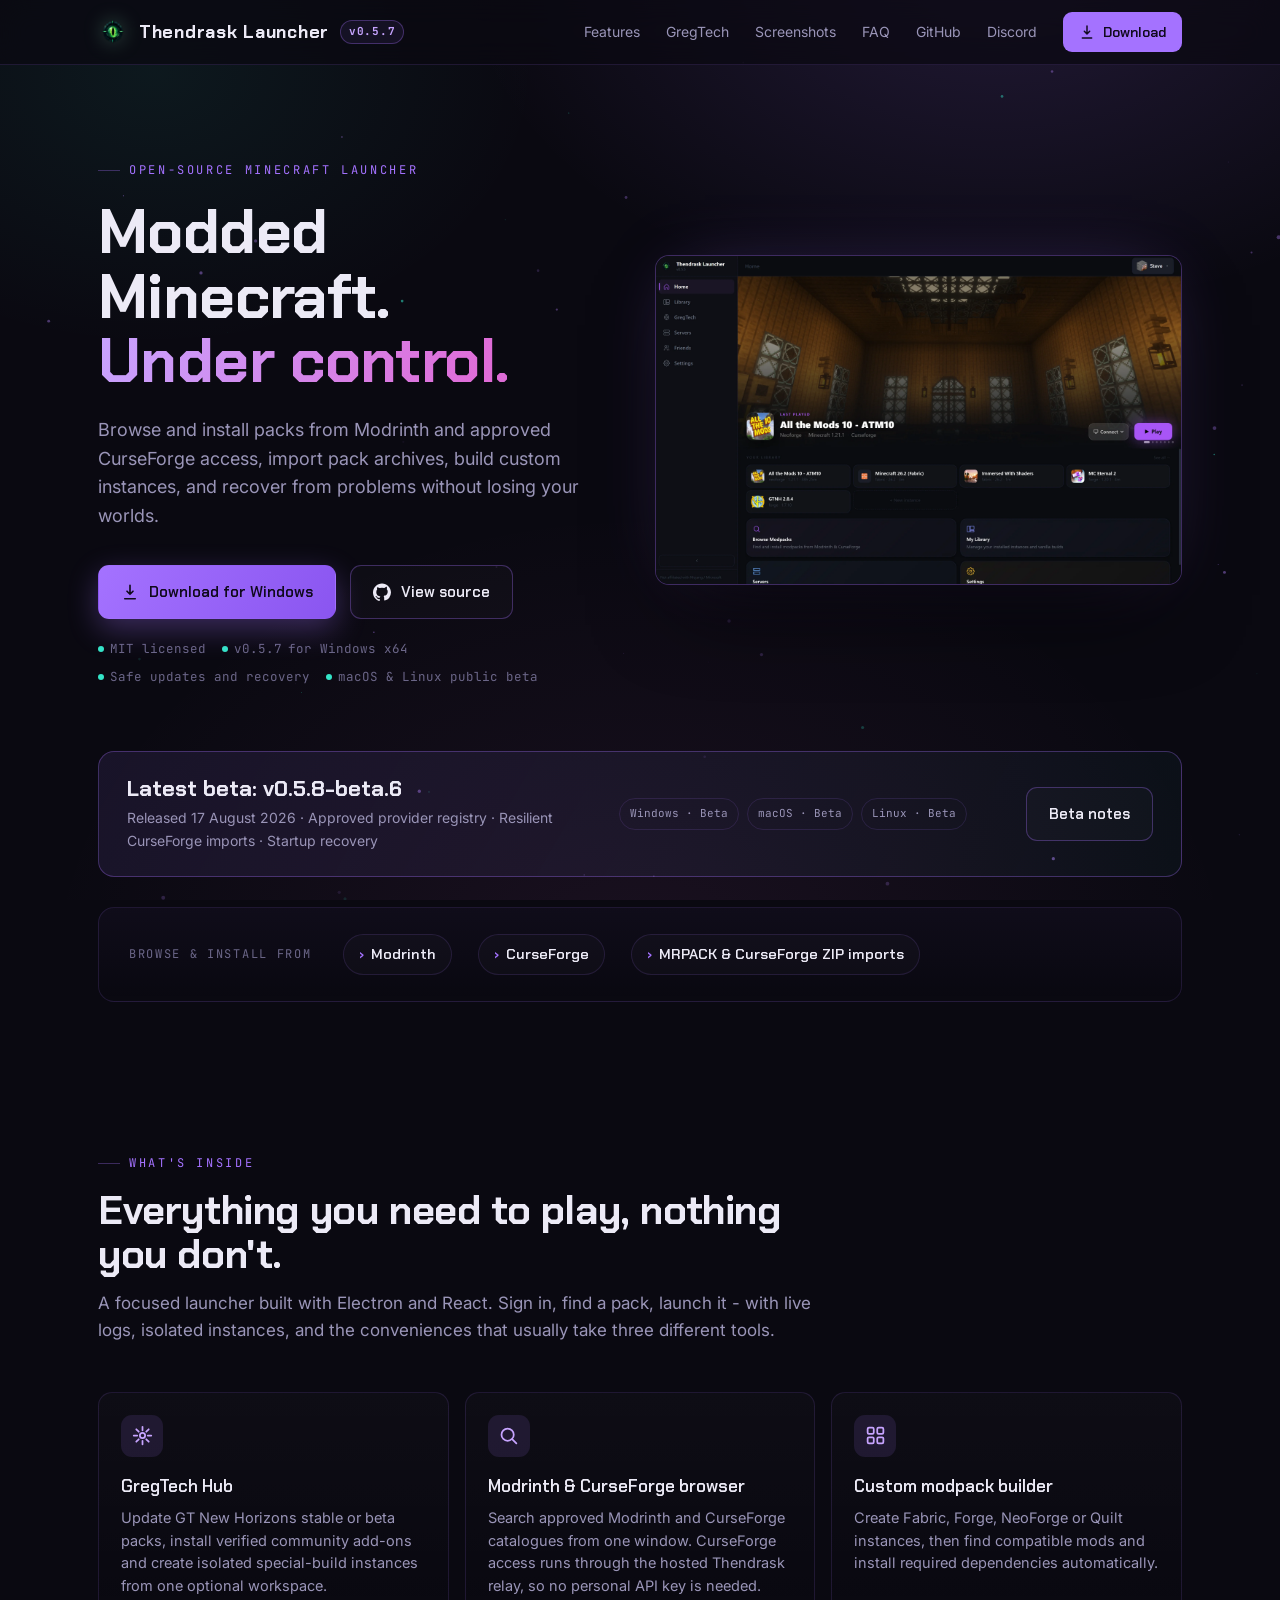
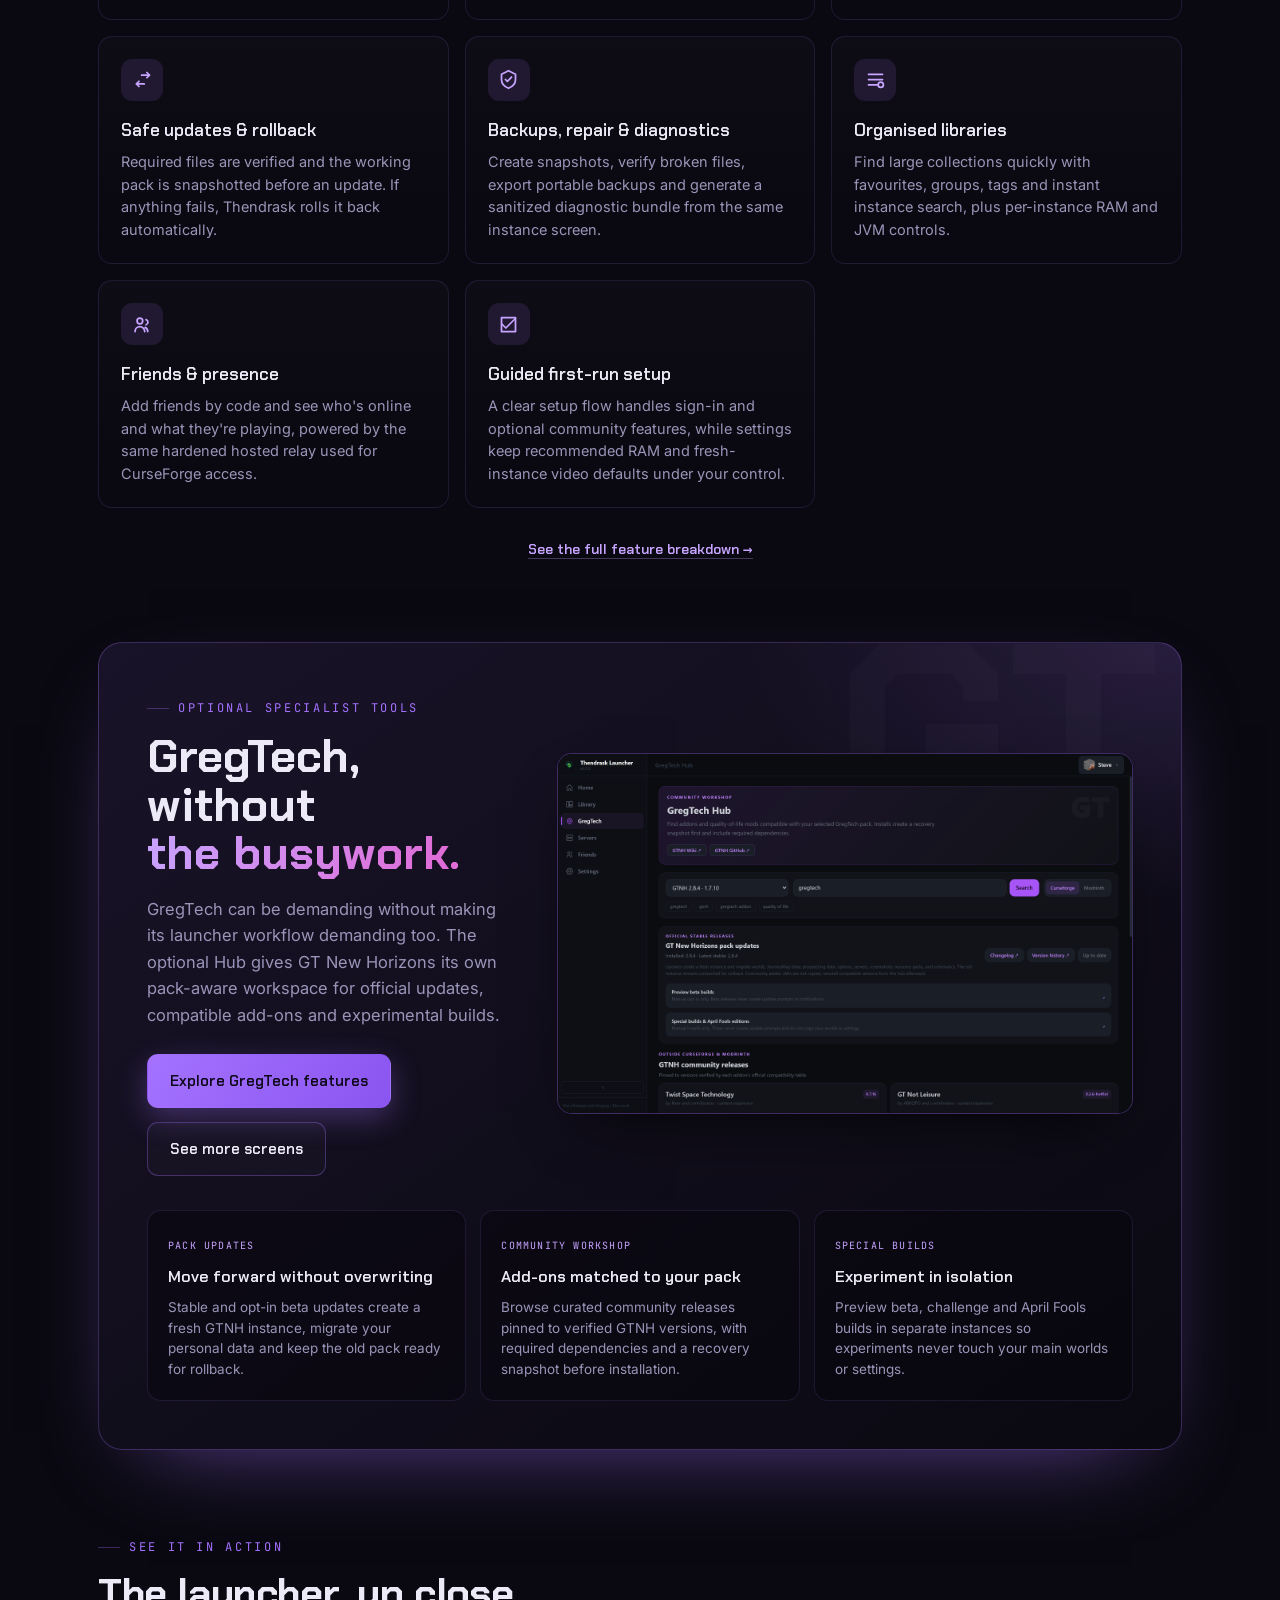
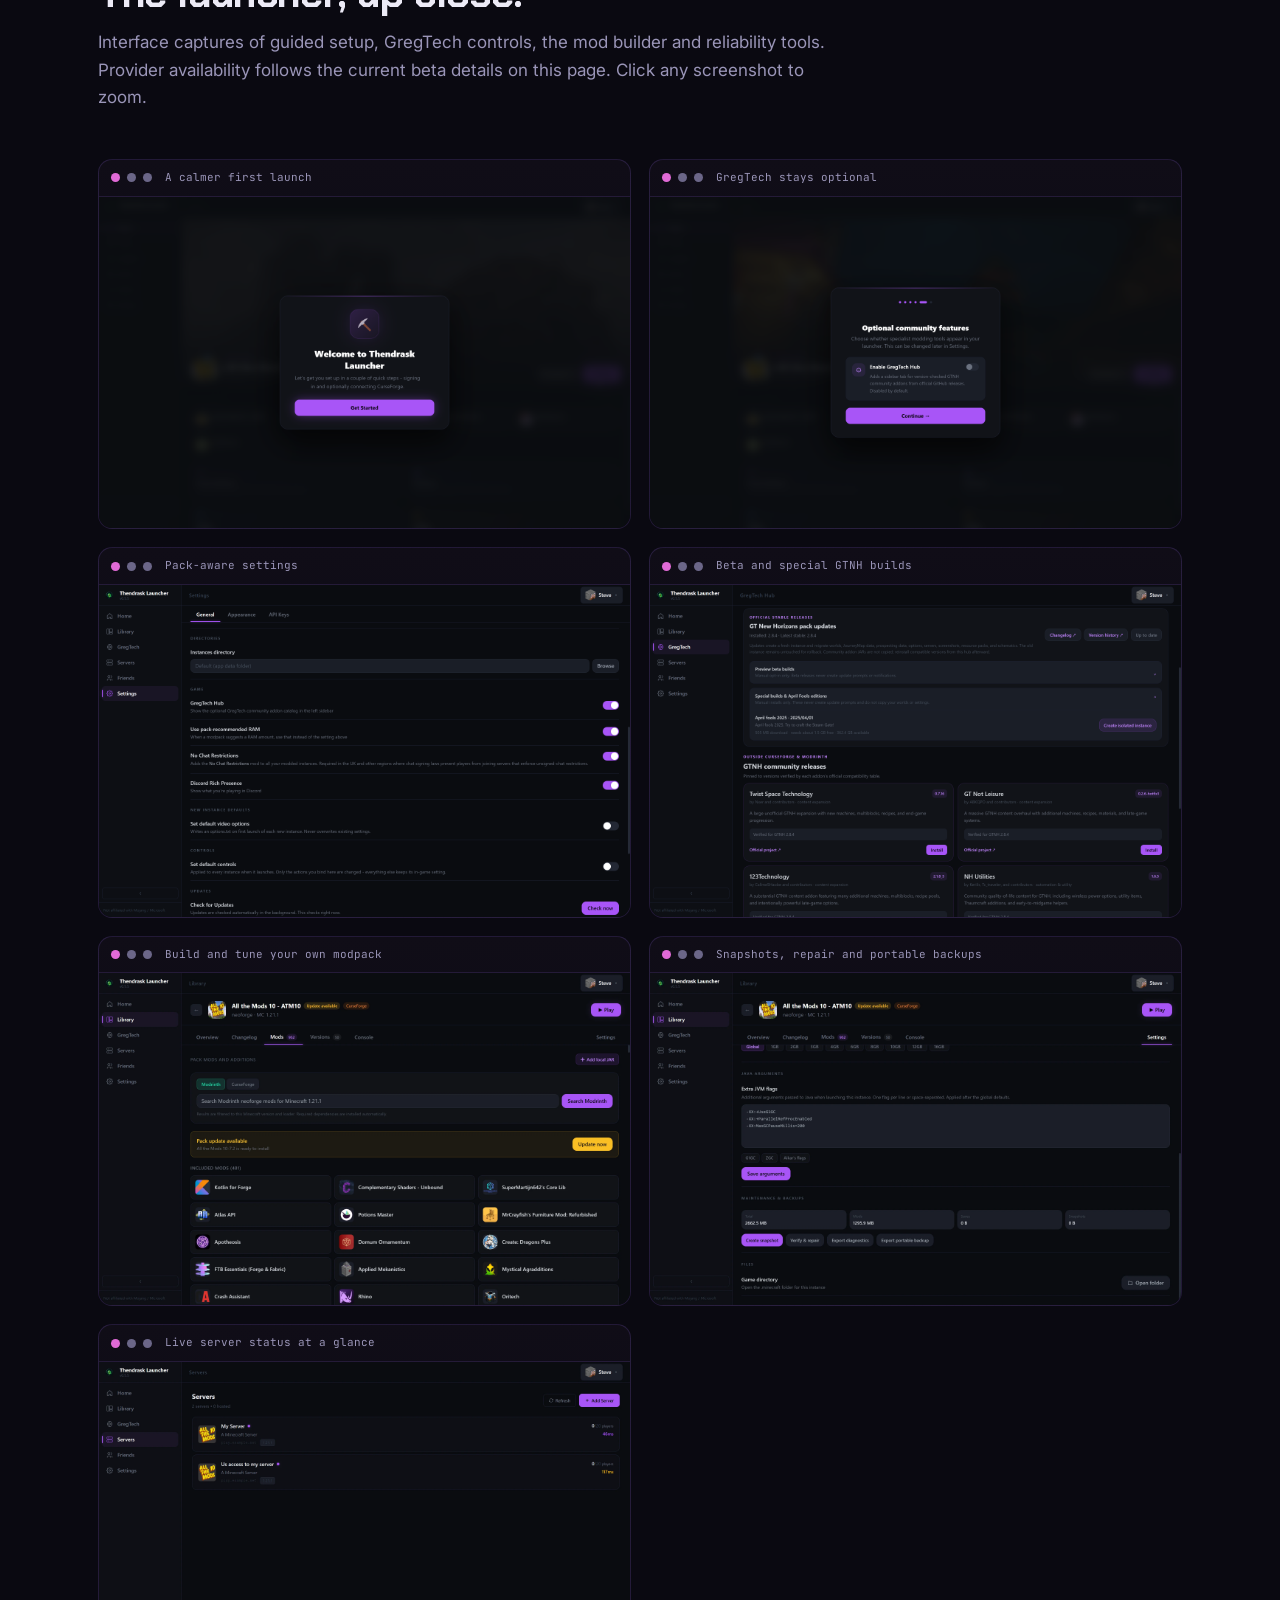
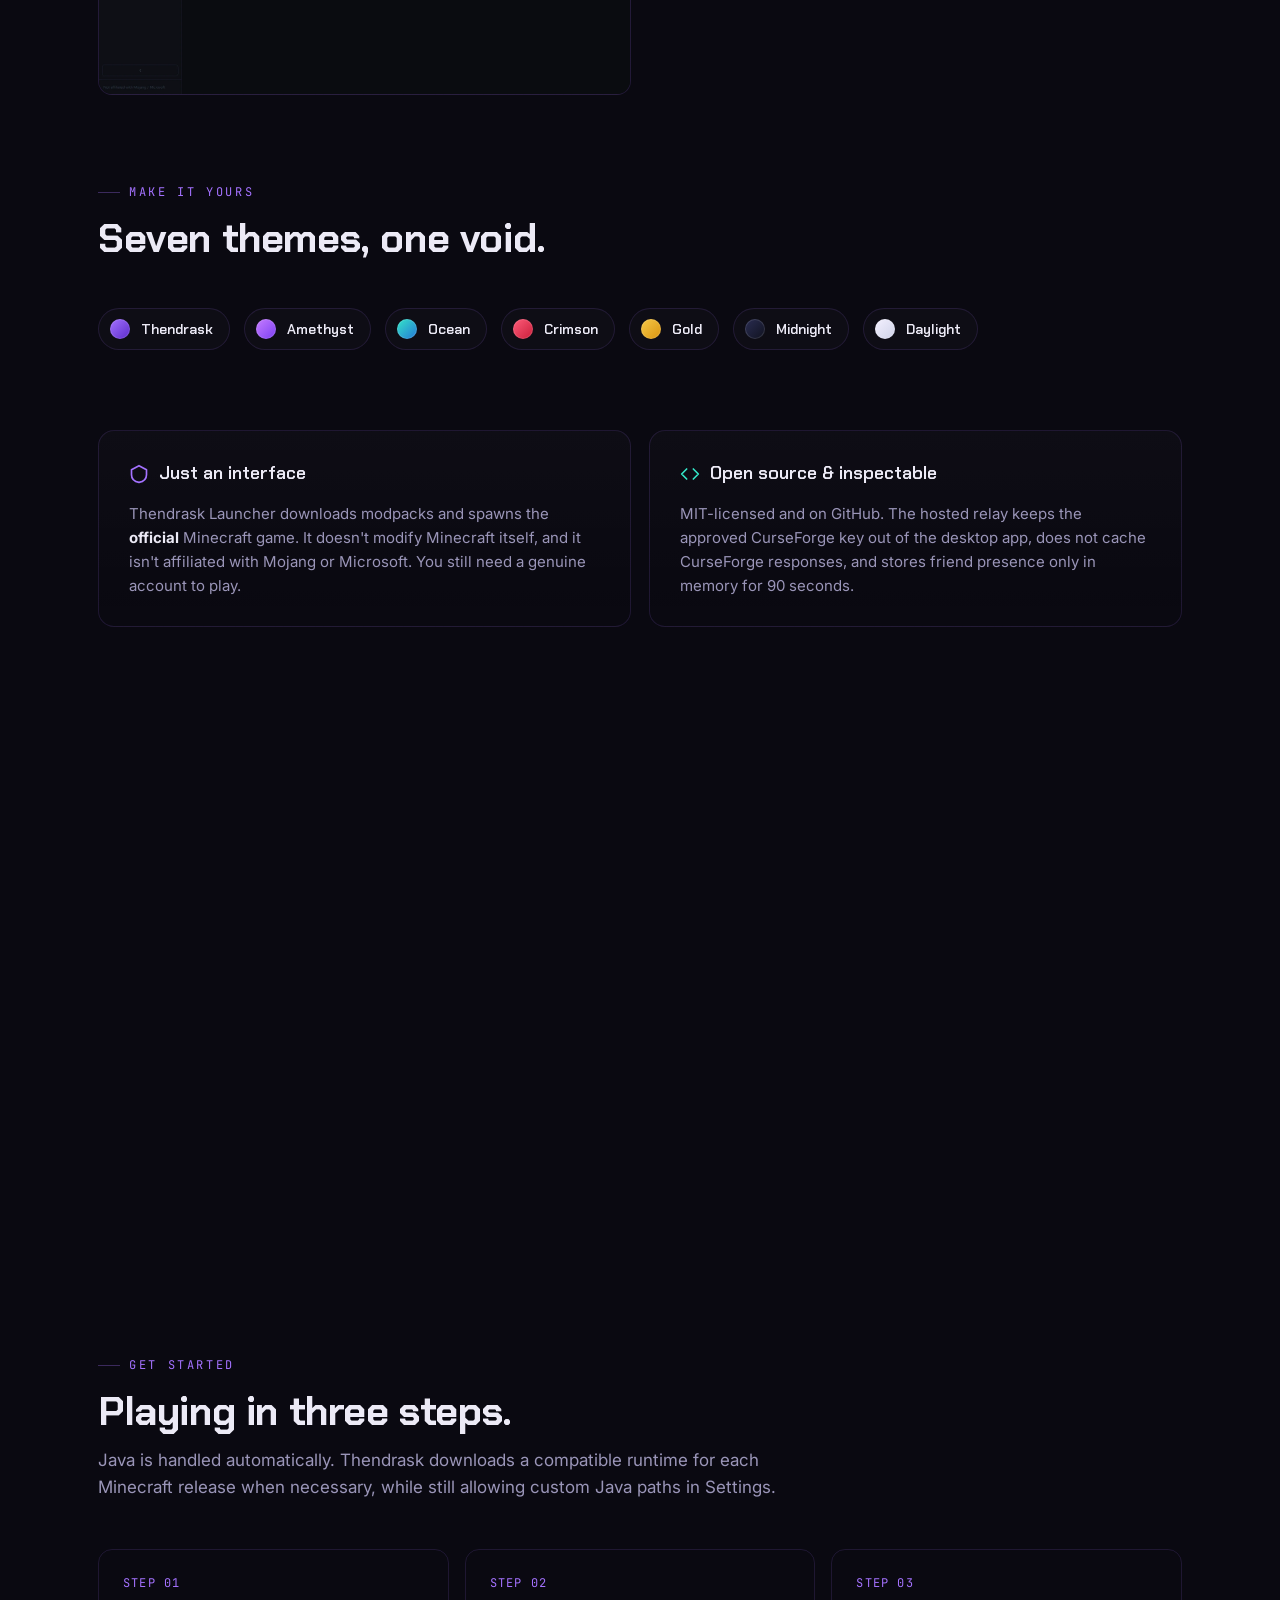
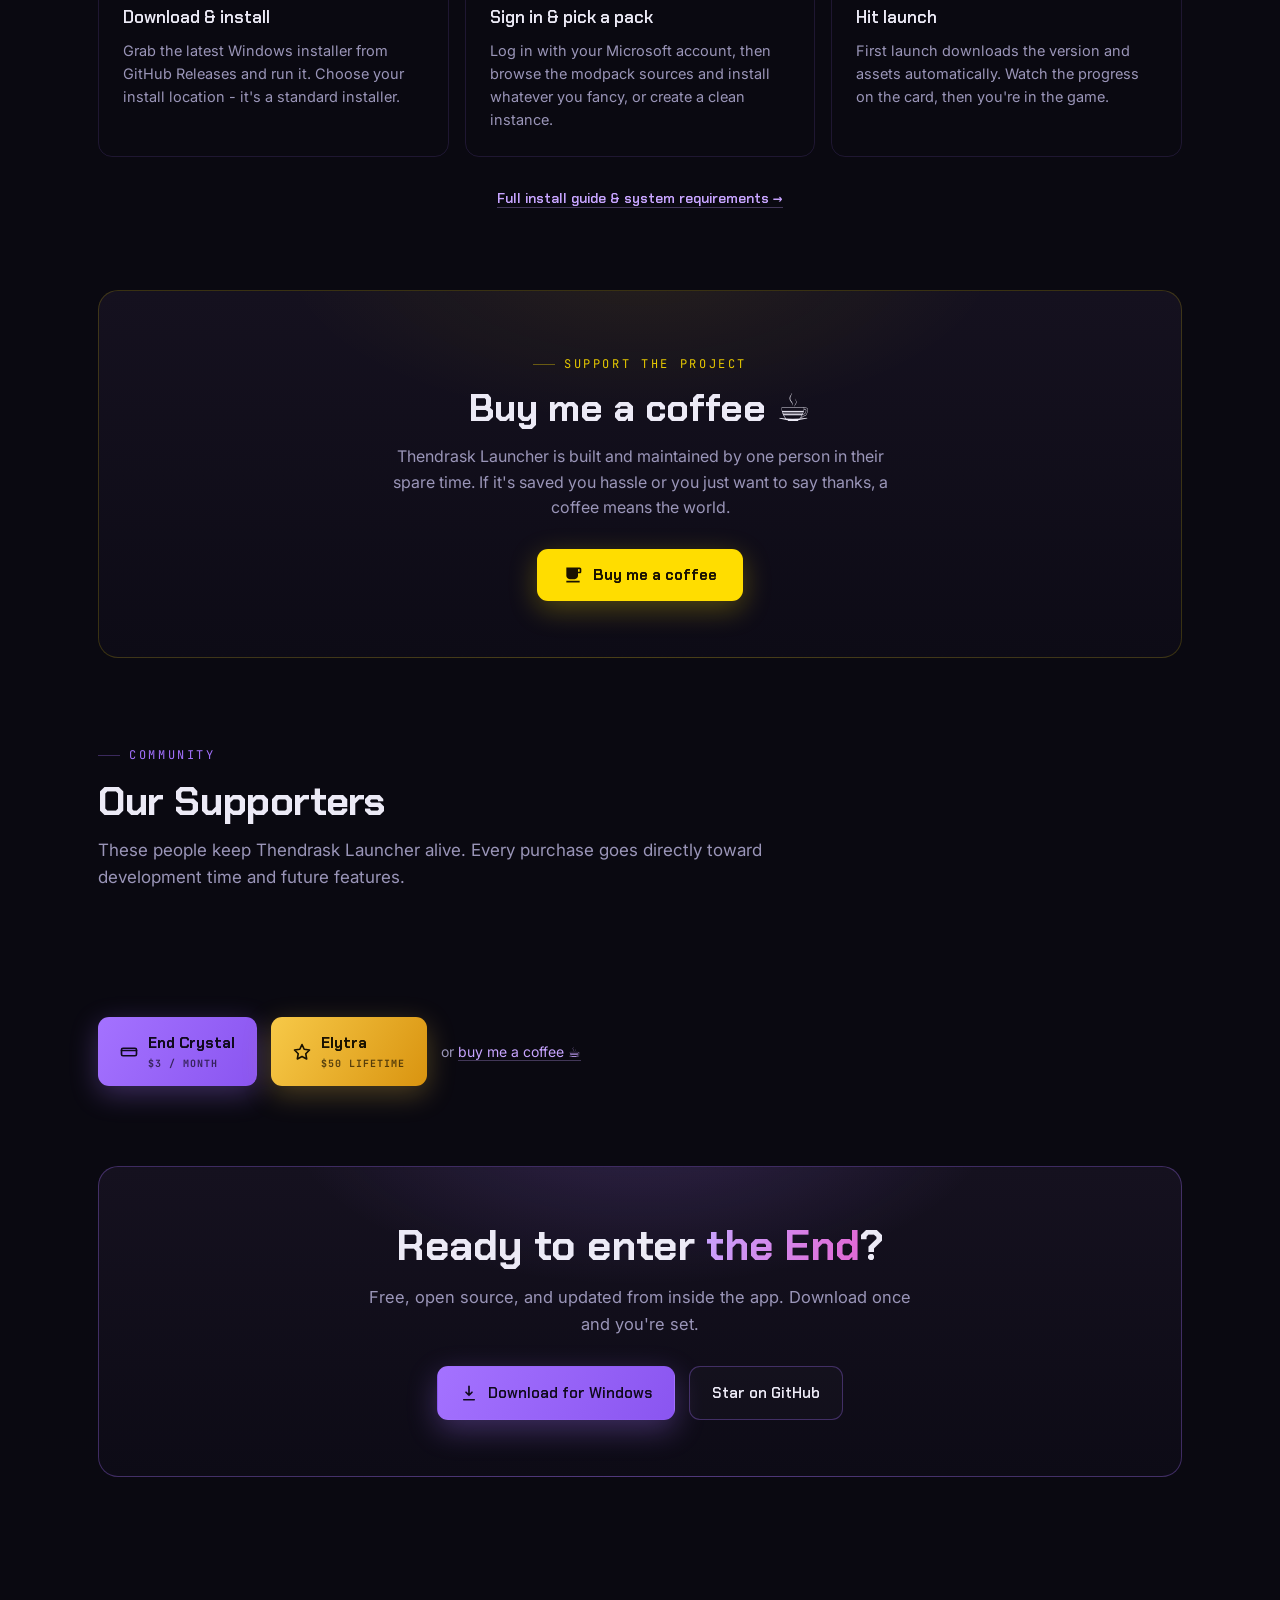
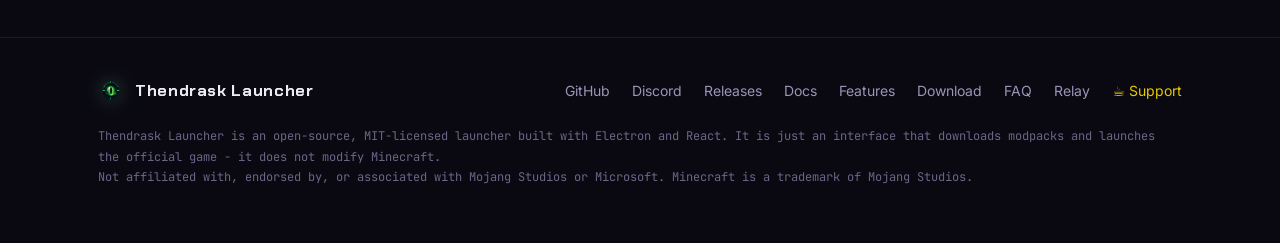
<file: index.html>
<!DOCTYPE html>
<html lang="en">
<head>
<meta charset="UTF-8" />
<meta name="viewport" content="width=device-width, initial-scale=1.0" />
<title>Thendrask Launcher | Free Open-Source Minecraft Launcher</title>
<meta name="description" content="A dependable, open-source Minecraft launcher with Modrinth and approved CurseForge browsing, pack imports, safe updates, backups and recovery tools." />
<link rel="canonical" href="https://thendrask.org/" />

<link rel="icon" href="assets/favicon.ico" sizes="any" />
<link rel="icon" type="image/png" sizes="96x96" href="assets/favicon-96x96.png" />
<link rel="icon" type="image/png" sizes="192x192" href="assets/favicon-192x192.png" />
<link rel="icon" type="image/png" sizes="512x512" href="assets/favicon-512x512.png" />
<link rel="apple-touch-icon" href="assets/apple-touch-icon.png" />

<!-- Open Graph / social -->
<meta property="og:type" content="website" />
<meta property="og:url" content="https://thendrask.org/" />
<meta property="og:title" content="Thendrask Launcher - Modded Minecraft, under control." />
<meta property="og:description" content="Browse Modrinth and approved CurseForge packs, import pack archives, build custom instances, and recover safely with a free, open-source launcher." />
<meta property="og:image" content="https://thendrask.org/assets/og.png" />
<meta property="og:site_name" content="Thendrask Launcher" />
<meta name="twitter:card" content="summary_large_image" />
<meta name="twitter:title" content="Thendrask Launcher - Modded Minecraft, under control" />
<meta name="twitter:description" content="A dependable, open-source launcher with Modrinth and approved CurseForge browsing, pack imports, custom instances and safe recovery." />
<meta name="twitter:image" content="https://thendrask.org/assets/og.png" />
<meta name="theme-color" content="#0A0911" />

<script>document.documentElement.classList.add('js');</script>
<link rel="preconnect" href="https://fonts.googleapis.com" />
<link rel="preconnect" href="https://fonts.gstatic.com" crossorigin />
<link href="https://fonts.googleapis.com/css2?family=Chakra+Petch:wght@500;600;700&family=Inter:wght@400;500;600&family=JetBrains+Mono:wght@400;500&display=swap" rel="stylesheet" />
<link rel="stylesheet" href="assets/site.css?v=20260727c" />

<style>
  /* ---- homepage-specific styles ---- */

  /* hero */
  .hero { padding: 88px 0 64px; }
  .hero-grid { display: grid; grid-template-columns: 1fr 1.05fr; gap: 56px; align-items: center; }
  .hero-grid > * { min-width: 0; }
  h1 {
    font-family: var(--display); font-weight: 700;
    font-size: clamp(40px, 5.4vw, 62px); line-height: 1.04; letter-spacing: -0.01em; margin: 20px 0 0;
  }
  .lede { color: var(--mist); font-size: 18px; margin-top: 22px; max-width: 30em; }
  .lede strong { color: var(--paper); font-weight: 600; }
  .hero .cta-row { margin-top: 34px; }
  .meta-line {
    margin-top: 20px; font-family: var(--mono); font-size: 12.5px; color: var(--mist-dim);
    display: flex; flex-wrap: wrap; gap: 8px 16px;
  }
  .meta-line span { display: inline-flex; align-items: center; gap: 6px; }
  .dot { width: 6px; height: 6px; border-radius: 50%; background: var(--portal); }
  .release-card {
    display: grid; grid-template-columns: 1.1fr .9fr auto; gap: 24px; align-items: center;
    border: 1px solid var(--edge-strong); border-radius: 16px; padding: 24px 28px;
    background: linear-gradient(120deg, rgba(164,114,255,.1), rgba(52,229,200,.035));
  }
  .release-card h2 { font-family: var(--display); font-size: 22px; line-height: 1.2; }
  .release-card p { color: var(--mist); font-size: 14px; margin-top: 5px; }
  .release-status { display: flex; flex-wrap: wrap; gap: 8px; }
  .status-pill { font-family: var(--mono); font-size: 11px; color: var(--mist); border: 1px solid var(--edge); border-radius: 999px; padding: 6px 10px; }
  .status-pill.stable { color: var(--portal); border-color: rgba(52,229,200,.28); }
  .project-grid { display:grid; grid-template-columns: 1fr 1fr; gap:18px; }
  .project-card { display:flex; flex-direction:column; min-height:280px; }
  .project-actions { display:flex; flex-direction:column; align-items:flex-start; gap:16px; margin-top:auto; padding-top:24px; }
  .project-actions .btn { padding:11px 17px; }
  .project-secondary { display:flex; flex-wrap:wrap; gap:12px 20px; }

  /* real hero screenshot */
  .hero-shot {
    max-width: 100%;
    border-radius: 14px; border: 1px solid var(--edge-strong); overflow: hidden;
    background: var(--void-2);
    box-shadow: 0 40px 90px -30px rgba(0,0,0,0.85), 0 0 70px -25px rgba(164,114,255,0.35);
    animation: rise .9s cubic-bezier(.2,.7,.2,1) both;
  }
  .hero-shot img { display: block; width: 100%; height: auto; }

  /* live stats strip */
  .stats { padding: 0 0 22px; }
  .stats-strip {
    display: grid; grid-template-columns: repeat(auto-fit, minmax(170px, 1fr));
    border: 1px solid var(--edge); border-radius: 16px; overflow: hidden;
    background: linear-gradient(180deg, rgba(255,255,255,0.02), transparent);
  }
  .stat { padding: 22px 26px; border-left: 1px solid var(--edge); }
  .stat:first-child { border-left: none; }
  .stat .num {
    font-family: var(--display); font-weight: 700; font-size: 30px; line-height: 1.15;
    color: var(--paper); font-variant-numeric: tabular-nums;
  }
  .stat .lbl { font-family: var(--mono); font-size: 11px; letter-spacing: 0.14em; text-transform: uppercase; color: var(--mist-dim); margin-top: 4px; }
  @media (max-width: 720px) {
    .stats-strip { grid-template-columns: 1fr 1fr; }
    .stat { border-top: 1px solid var(--edge); }
    .stat:nth-child(-n+2) { border-top: none; }
    .stat:nth-child(odd) { border-left: none; }
  }

  /* sources */
  .sources { padding: 8px 0 64px; }
  .sources .strip {
    border: 1px solid var(--edge); border-radius: 16px;
    background: linear-gradient(180deg, rgba(164,114,255,0.04), transparent);
    padding: 26px 30px; display: flex; align-items: center; flex-wrap: wrap; gap: 14px 26px;
  }
  .sources .label { font-family: var(--mono); font-size: 12px; letter-spacing: 0.14em; text-transform: uppercase; color: var(--mist-dim); margin-right: 6px; }

  /* sections */
  section.block { padding: 80px 0; }
  .sec-head { max-width: 46em; margin-bottom: 48px; }
  .sec-head h2 { font-family: var(--display); font-weight: 700; font-size: clamp(28px, 3.6vw, 40px); line-height: 1.1; margin-top: 14px; letter-spacing: -0.01em; }
  .sec-head p { color: var(--mist); margin-top: 14px; font-size: 17px; }

  /* features */
  .feat-grid { display: grid; grid-template-columns: repeat(3, 1fr); gap: 16px; }
  .feat { border: 1px solid var(--edge); border-radius: 14px; padding: 22px; background: linear-gradient(180deg, rgba(255,255,255,0.018), transparent); transition: border-color .2s, transform .2s, background .2s; }
  .feat:hover { border-color: var(--edge-strong); transform: translateY(-3px); background: rgba(164,114,255,0.04); }
  .feat .ic { width: 42px; height: 42px; border-radius: 11px; display: grid; place-items: center; background: rgba(164,114,255,0.12); color: var(--ender-bright); margin-bottom: 16px; transition: transform .25s cubic-bezier(.2,.7,.2,1); }
  .feat:hover .ic { transform: scale(1.1) rotate(-4deg); }
  .feat .ic svg { width: 21px; height: 21px; }
  .feat h3 { font-family: var(--display); font-weight: 600; font-size: 17px; margin-bottom: 7px; }
  .feat p { color: var(--mist); font-size: 14.5px; line-height: 1.55; }

  /* screenshots gallery */
  .gallery { display: grid; grid-template-columns: repeat(2, 1fr); gap: 18px; }
  .shot {
    border-radius: 14px; border: 1px solid var(--edge); overflow: hidden;
    background: linear-gradient(180deg, var(--obsidian), var(--void-2));
    transition: border-color .2s, transform .2s;
  }
  .shot:hover { border-color: var(--edge-strong); transform: translateY(-3px); }
  .shot .chrome { display: flex; align-items: center; gap: 7px; padding: 9px 12px; border-bottom: 1px solid var(--edge); background: rgba(0,0,0,0.25); }
  .shot .chrome i { width: 9px; height: 9px; border-radius: 50%; background: var(--mist-dim); }
  .shot .chrome i:first-child { background: var(--chorus); }
  .shot .chrome span { margin-left: 6px; font-family: var(--mono); font-size: 11px; color: var(--mist); }
  .shot img { display: block; width: 100%; height: auto; }

  /* GregTech feature spotlight */
  .gt-spotlight {
    position: relative; overflow: hidden;
    border: 1px solid rgba(164,114,255,0.28); border-radius: 24px; padding: 48px;
    background:
      radial-gradient(700px 420px at 100% 0%, rgba(164,114,255,0.15), transparent 62%),
      linear-gradient(145deg, rgba(26,20,42,0.94), rgba(10,9,17,0.98));
    box-shadow: 0 32px 90px -50px rgba(164,114,255,0.7);
  }
  .gt-spotlight::after {
    content: "GT"; position: absolute; right: 22px; top: -34px; pointer-events: none;
    font-family: var(--display); font-size: clamp(120px, 20vw, 270px); font-weight: 700;
    line-height: 1; color: rgba(255,255,255,0.018);
  }
  .gt-intro { position: relative; z-index: 1; display: grid; grid-template-columns: .78fr 1.22fr; gap: 42px; align-items: center; }
  .gt-copy h2 { font-family: var(--display); font-weight: 700; font-size: clamp(30px, 4vw, 46px); line-height: 1.06; margin-top: 14px; }
  .gt-copy > p { color: var(--mist); font-size: 16.5px; margin-top: 18px; }
  .gt-copy .cta-row { margin-top: 26px; }
  .gt-shot { border: 1px solid var(--edge-strong); border-radius: 15px; overflow: hidden; background: var(--void-2); box-shadow: 0 26px 60px -28px rgba(0,0,0,.9); }
  .gt-shot img { display: block; width: 100%; height: auto; }
  .gt-grid { position: relative; z-index: 1; display: grid; grid-template-columns: repeat(3, 1fr); gap: 14px; margin-top: 34px; }
  .gt-card { border: 1px solid var(--edge); border-radius: 14px; padding: 20px; background: rgba(7,6,12,.48); }
  .gt-card .tag { display: inline-flex; font-family: var(--mono); font-size: 10px; letter-spacing: .12em; text-transform: uppercase; color: var(--ender-bright); margin-bottom: 10px; }
  .gt-card h3 { font-family: var(--display); font-size: 16px; font-weight: 600; margin-bottom: 7px; }
  .gt-card p { color: var(--mist); font-size: 13.5px; line-height: 1.55; }
  @media (max-width: 900px) {
    .gt-spotlight { padding: 34px; }
    .gt-intro { grid-template-columns: 1fr; }
  }
  @media (max-width: 680px) {
    .gt-spotlight { padding: 26px 20px; border-radius: 18px; }
    .gt-grid { grid-template-columns: 1fr; }
  }

  /* ram comparison */
  .ram-chart { display: flex; flex-direction: column; gap: 18px; max-width: 740px; }
  .ram-row { display: flex; flex-direction: column; gap: 8px; }
  .ram-label { display: flex; align-items: center; justify-content: space-between; gap: 12px; }
  .ram-name { font-family: var(--display); font-weight: 600; font-size: 15px; display: flex; align-items: center; gap: 8px; }
  .ram-badge { font-family: var(--mono); font-size: 10px; color: var(--ender); border: 1px solid var(--edge-strong); border-radius: 100px; padding: 1px 8px; font-weight: 400; }
  .ram-badge-warn { color: var(--chorus); border-color: rgba(224,106,214,0.35); }
  .ram-val { font-family: var(--mono); font-size: 12px; color: var(--mist-dim); white-space: nowrap; }
  .ram-track { height: 32px; background: rgba(255,255,255,0.035); border-radius: 9px; border: 1px solid var(--edge); overflow: hidden; }
  .ram-fill { height: 100%; border-radius: 8px; width: var(--w); transition: width 1.1s cubic-bezier(.2,.7,.2,1) .15s; }
  /* bars fill from zero when the chart scrolls into view */
  .js .ram-chart .ram-fill { width: 0; }
  .js .ram-chart.in .ram-fill { width: var(--w); }
  .ram-fill-high  { background: linear-gradient(90deg, rgba(224,106,214,0.55) 0%, rgba(200,80,180,0.2) 100%); }
  .ram-fill-ender { background: linear-gradient(90deg, var(--ender) 0%, rgba(164,114,255,0.45) 100%); box-shadow: 0 0 22px rgba(164,114,255,0.35); }
  .ram-fill-low   { background: linear-gradient(90deg, rgba(52,229,200,0.55) 0%, rgba(52,229,200,0.18) 100%); }
  .ram-row-ender .ram-track { border-color: var(--edge-strong); }
  .ram-note { margin-top: 18px; font-family: var(--mono); font-size: 11.5px; color: var(--mist-dim); line-height: 1.65; }
  .cmp-table { margin-top: 28px; max-width: 740px; }
  .cmp-table .cmp-row { grid-template-columns: 1fr repeat(3, 130px); padding: 12px 18px; }
  @media (max-width: 640px) {
    .cmp-table .cmp-row { grid-template-columns: 1fr repeat(3, 72px); padding: 10px 14px; }
  }

  /* install steps */
  .steps { display: grid; grid-template-columns: repeat(3,1fr); gap: 16px; }
  .step { border: 1px solid var(--edge); border-radius: 14px; padding: 24px; transition: border-color .2s, transform .2s; }
  .step:hover { border-color: var(--edge-strong); transform: translateY(-3px); }
  .step .n { font-family: var(--mono); font-size: 12px; color: var(--ender); letter-spacing: 0.1em; }
  .step h3 { font-family: var(--display); font-weight: 600; font-size: 17px; margin: 10px 0 8px; }
  .step p { color: var(--mist); font-size: 14.5px; }

  /* support */
  .support {
    border: 1px solid rgba(255,221,0,0.18); border-radius: 20px; padding: 56px 40px; text-align: center;
    background: radial-gradient(600px 280px at 50% -10%, rgba(255,221,0,0.07), transparent 60%), linear-gradient(180deg, var(--obsidian), var(--void-2));
  }
  .support .eyebrow { color: #e6c800; }
  .support .eyebrow::before { background: rgba(255,221,0,0.35); }
  .support h2 { font-family: var(--display); font-weight: 700; font-size: clamp(26px, 3.6vw, 38px); line-height: 1.1; margin-top: 14px; }
  .support p { color: var(--mist); margin: 14px auto 28px; max-width: 32em; font-size: 16px; }
  .btn-coffee {
    display: inline-flex; align-items: center; gap: 10px;
    font-family: var(--display); font-weight: 700; font-size: 15px;
    padding: 14px 26px; border-radius: 11px; border: none;
    background: #FFDD00; color: #1a1200;
    box-shadow: 0 8px 28px rgba(255,221,0,0.28);
    transition: transform .15s, box-shadow .15s;
  }
  .btn-coffee:hover { transform: translateY(-2px); box-shadow: 0 14px 36px rgba(255,221,0,0.4); color: #1a1200; }
  .btn-coffee svg { width: 20px; height: 20px; flex-shrink: 0; }
  @media (max-width: 560px) { .support { padding: 40px 24px; } }

  /* supporters */
  .supporters-grid { display: flex; flex-wrap: wrap; gap: 10px; margin-top: 28px; min-height: 48px; }
  .s-chip {
    display: flex; align-items: center; gap: 10px;
    border: 1px solid var(--edge); border-radius: 100px;
    padding: 7px 15px 7px 10px; background: rgba(255,255,255,0.02);
    transition: border-color .2s, transform .2s;
  }
  .s-chip:hover { border-color: var(--edge-strong); transform: translateY(-2px); }
  .s-av {
    width: 30px; height: 30px; border-radius: 50%; flex-shrink: 0;
    display: grid; place-items: center;
    font-family: var(--display); font-weight: 700; font-size: 13px; color: #0c0814;
  }
  .s-av-end-crystal { background: linear-gradient(135deg, var(--ender), #6f44d8); }
  .s-av-elytra      { background: linear-gradient(135deg, #f7c948, #d99410); color: #1a1200 !important; }
  .s-av-default     { background: linear-gradient(135deg, var(--chorus), #9a3e93); }
  .s-name { font-family: var(--display); font-weight: 600; font-size: 14px; line-height: 1.2; }
  .s-tier { font-family: var(--mono); font-size: 10px; color: var(--mist-dim); }
  .s-empty { font-family: var(--mono); font-size: 13px; color: var(--mist-dim); padding: 4px 0; }
  .s-cta-row { display: flex; flex-wrap: wrap; align-items: center; gap: 14px; margin-top: 30px; }
  .btn-stripe {
    display: inline-flex; align-items: center; gap: 10px;
    font-family: var(--display); font-weight: 700; font-size: 15px;
    padding: 14px 22px; border-radius: 11px; border: none;
    background: linear-gradient(120deg, var(--ender), #8a55f0); color: #100a1d;
    box-shadow: 0 8px 28px rgba(164,114,255,0.32);
    transition: transform .15s, box-shadow .15s;
  }
  .btn-stripe:hover { transform: translateY(-2px); box-shadow: 0 14px 36px rgba(164,114,255,0.45); color: #100a1d; }
  .btn-stripe svg { width: 18px; height: 18px; flex-shrink: 0; }
  .btn-stripe-gold {
    display: inline-flex; align-items: center; gap: 10px;
    font-family: var(--display); font-weight: 700; font-size: 15px;
    padding: 14px 22px; border-radius: 11px; border: none;
    background: linear-gradient(120deg, #f7c948, #d99410); color: #1a1200;
    box-shadow: 0 8px 28px rgba(247,201,72,0.28);
    transition: transform .15s, box-shadow .15s;
  }
  .btn-stripe-gold:hover { transform: translateY(-2px); box-shadow: 0 14px 36px rgba(247,201,72,0.42); color: #1a1200; }
  .btn-stripe-gold svg { width: 18px; height: 18px; flex-shrink: 0; }
  .tier-label {
    font-family: var(--mono); font-size: 10px; letter-spacing: 0.1em; text-transform: uppercase;
    opacity: 0.7; display: block; margin-top: 1px;
  }
  .s-alt { font-size: 14px; color: var(--mist); }

  @media (max-width: 900px) {
    .hero-grid { grid-template-columns: 1fr; gap: 44px; }
    .release-card { grid-template-columns: 1fr; }
    .project-grid { grid-template-columns: 1fr; }
    .project-card { min-height:0; }
    .feat-grid, .steps { grid-template-columns: 1fr 1fr; }
    .gallery { grid-template-columns: 1fr; }
  }
  @media (max-width: 560px) {
    .feat-grid, .steps { grid-template-columns: 1fr; }
    .hero { padding: 56px 0 44px; }
    section.block { padding: 56px 0; }
    .stat { padding: 16px 20px; }
    .stat .num { font-size: 24px; }
  }
</style>

<script id="software-schema" type="application/ld+json"></script>
</head>
<body>
<div class="void-bg"></div>
<canvas id="particles"></canvas>

<!-- NAV -->
<header>
  <nav>
    <a href="#top" class="brand">
      <img class="logo-img" src="assets/logo.png" alt="Thendrask Launcher logo" width="30" height="30" />
      Thendrask Launcher
      <span class="ver" id="ver">Latest</span>
    </a>
    <div class="nav-links" id="navlinks">
      <a href="/features">Features</a>
      <a href="#gregtech">GregTech</a>
      <a href="#screens">Screenshots</a>
      <a href="/faq">FAQ</a>
      <a href="https://github.com/Sxarlos/ThendraskLauncher" target="_blank" rel="noopener">GitHub</a>
      <a href="https://discord.gg/zzWF8nBhYD" target="_blank" rel="noopener">Discord</a>
      <a class="nav-cta" href="/download">
        <svg viewBox="0 0 24 24" width="16" height="16" fill="none" stroke="currentColor" stroke-width="2.2" stroke-linecap="round" stroke-linejoin="round"><path d="M12 3v12m0 0 4-4m-4 4-4-4M5 21h14"/></svg>
        Download
      </a>
    </div>
    <button class="nav-toggle" id="navtoggle" aria-label="Menu">
      <svg viewBox="0 0 24 24" fill="none" stroke="currentColor" stroke-width="2" stroke-linecap="round"><path d="M4 6h16M4 12h16M4 18h16"/></svg>
    </button>
  </nav>
</header>

<main id="top">
  <!-- HERO -->
  <section class="hero">
    <div class="wrap hero-grid">
      <div>
        <span class="eyebrow">Open-source Minecraft launcher</span>
        <h1>Modded Minecraft.<br /><span class="accent">Under control.</span></h1>
        <p class="lede">Browse and install packs from Modrinth and approved CurseForge access, import pack archives, build custom instances, and recover from problems without losing your worlds.</p>
        <div class="cta-row">
          <a class="btn btn-primary" data-windows-download href="https://github.com/Sxarlos/ThendraskLauncher/releases/latest" target="_blank" rel="noopener">
            <svg viewBox="0 0 24 24" fill="none" stroke="currentColor" stroke-width="2.2" stroke-linecap="round" stroke-linejoin="round"><path d="M12 3v12m0 0 4-4m-4 4-4-4M5 21h14"/></svg>
            Download for Windows
          </a>
          <a class="btn btn-ghost" href="https://github.com/Sxarlos/ThendraskLauncher" target="_blank" rel="noopener">
            <svg viewBox="0 0 24 24" fill="currentColor"><path d="M12 .5C5.4.5 0 5.9 0 12.6c0 5.3 3.4 9.8 8.2 11.4.6.1.8-.3.8-.6v-2c-3.3.7-4-1.6-4-1.6-.6-1.4-1.3-1.8-1.3-1.8-1.1-.7.1-.7.1-.7 1.2.1 1.8 1.2 1.8 1.2 1.1 1.8 2.8 1.3 3.5 1 .1-.8.4-1.3.8-1.6-2.7-.3-5.5-1.3-5.5-5.9 0-1.3.5-2.4 1.2-3.2-.1-.3-.5-1.5.1-3.2 0 0 1-.3 3.3 1.2a11.5 11.5 0 0 1 6 0C17.3 4.7 18.3 5 18.3 5c.6 1.7.2 2.9.1 3.2.8.8 1.2 1.9 1.2 3.2 0 4.6-2.8 5.6-5.5 5.9.4.4.8 1.1.8 2.2v3.3c0 .3.2.7.8.6A12 12 0 0 0 24 12.6C24 5.9 18.6.5 12 .5z"/></svg>
            View source
          </a>
        </div>
        <div class="meta-line">
          <span><span class="dot"></span>MIT licensed</span>
          <span><span class="dot"></span><span data-current-version>Latest</span> for Windows x64</span>
          <span><span class="dot"></span>Safe updates and recovery</span>
          <span><span class="dot"></span>macOS &amp; Linux public beta</span>
        </div>
      </div>

      <!-- hero: main launcher dashboard (tilts with the cursor, click to zoom) -->
      <div class="tilt-wrap">
        <div class="hero-shot" data-tilt>
          <img src="assets/screenshots/home.webp?v=20260721" data-lightbox data-caption="Thendrask Launcher dashboard" alt="Thendrask Launcher home dashboard showing the installed library, modpack browser, servers and settings" width="1440" height="900" />
        </div>
      </div>
    </div>
  </section>

  <!-- LATEST RELEASE -->
  <section class="stats" aria-label="Latest release">
    <div class="wrap">
      <div class="release-card reveal">
        <div>
          <h2>Latest beta: <span data-beta-version>v0.5.8-beta.6</span></h2>
          <p>Released <span data-beta-version-date>17 August 2026</span> &middot; Approved provider registry &middot; Resilient CurseForge imports &middot; Startup recovery</p>
        </div>
        <div class="release-status">
          <span class="status-pill">Windows &middot; Beta</span>
          <span class="status-pill">macOS &middot; Beta</span>
          <span class="status-pill">Linux &middot; Beta</span>
        </div>
        <a class="btn btn-ghost" data-beta-release href="https://github.com/Sxarlos/ThendraskLauncher/releases/tag/v0.5.8-beta.6" target="_blank" rel="noopener">Beta notes</a>
      </div>
    </div>
  </section>

  <!-- SOURCES -->
  <section class="sources" id="sources">
    <div class="wrap">
      <div class="strip reveal">
        <span class="label">Browse &amp; install from</span>
        <span class="chip"><span class="d">›</span>Modrinth</span>
        <span class="chip"><span class="d">›</span>CurseForge</span>
        <span class="chip"><span class="d">›</span>MRPACK &amp; CurseForge ZIP imports</span>
      </div>
    </div>
  </section>

  <!-- FEATURES -->
  <section class="block" id="features">
    <div class="wrap">
      <div class="sec-head reveal">
        <span class="eyebrow">What's inside</span>
        <h2>Everything you need to play, nothing you don't.</h2>
        <p>A focused launcher built with Electron and React. Sign in, find a pack, launch it - with live logs, isolated instances, and the conveniences that usually take three different tools.</p>
      </div>
      <div class="feat-grid" data-stagger>
        <div class="feat glow reveal">
          <div class="ic"><svg viewBox="0 0 24 24" fill="none" stroke="currentColor" stroke-width="2" stroke-linecap="round" stroke-linejoin="round"><path d="M12 2v4M12 18v4M4.9 4.9l2.8 2.8M16.3 16.3l2.8 2.8M2 12h4M18 12h4M4.9 19.1l2.8-2.8M16.3 7.7l2.8-2.8"/><circle cx="12" cy="12" r="3"/></svg></div>
          <h3>GregTech Hub</h3>
          <p>Update GT New Horizons stable or beta packs, install verified community add-ons and create isolated special-build instances from one optional workspace.</p>
        </div>
        <div class="feat glow reveal">
          <div class="ic"><svg viewBox="0 0 24 24" fill="none" stroke="currentColor" stroke-width="2" stroke-linecap="round" stroke-linejoin="round"><circle cx="11" cy="11" r="7"/><path d="m21 21-4.3-4.3"/></svg></div>
          <h3>Modrinth &amp; CurseForge browser</h3>
          <p>Search approved Modrinth and CurseForge catalogues from one window. CurseForge access runs through the hosted Thendrask relay, so no personal API key is needed.</p>
        </div>
        <div class="feat glow reveal">
          <div class="ic"><svg viewBox="0 0 24 24" fill="none" stroke="currentColor" stroke-width="2" stroke-linecap="round" stroke-linejoin="round"><rect x="3" y="3" width="7" height="7" rx="1.5"/><rect x="14" y="3" width="7" height="7" rx="1.5"/><rect x="3" y="14" width="7" height="7" rx="1.5"/><rect x="14" y="14" width="7" height="7" rx="1.5"/></svg></div>
          <h3>Custom modpack builder</h3>
          <p>Create Fabric, Forge, NeoForge or Quilt instances, then find compatible mods and install required dependencies automatically.</p>
        </div>
        <div class="feat glow reveal">
          <div class="ic"><svg viewBox="0 0 24 24" fill="none" stroke="currentColor" stroke-width="2" stroke-linecap="round" stroke-linejoin="round"><path d="M20 7h-9M14 17H5M17 4l3 3-3 3M8 14l-3 3 3 3"/></svg></div>
          <h3>Safe updates &amp; rollback</h3>
          <p>Required files are verified and the working pack is snapshotted before an update. If anything fails, Thendrask rolls it back automatically.</p>
        </div>
        <div class="feat glow reveal">
          <div class="ic"><svg viewBox="0 0 24 24" fill="none" stroke="currentColor" stroke-width="2" stroke-linecap="round" stroke-linejoin="round"><path d="M12 2 4 6v6c0 5 3.4 8.2 8 10 4.6-1.8 8-5 8-10V6z"/><path d="m8.5 12 2.2 2.2 4.8-5"/></svg></div>
          <h3>Backups, repair &amp; diagnostics</h3>
          <p>Create snapshots, verify broken files, export portable backups and generate a sanitized diagnostic bundle from the same instance screen.</p>
        </div>
        <div class="feat glow reveal">
          <div class="ic"><svg viewBox="0 0 24 24" fill="none" stroke="currentColor" stroke-width="2" stroke-linecap="round" stroke-linejoin="round"><path d="M4 6h16M4 12h16M4 18h10"/><circle cx="18" cy="18" r="3"/></svg></div>
          <h3>Organised libraries</h3>
          <p>Find large collections quickly with favourites, groups, tags and instant instance search, plus per-instance RAM and JVM controls.</p>
        </div>
        <div class="feat glow reveal">
          <div class="ic"><svg viewBox="0 0 24 24" fill="none" stroke="currentColor" stroke-width="2" stroke-linecap="round" stroke-linejoin="round"><circle cx="9" cy="8" r="3.2"/><path d="M3.5 20a5.5 5.5 0 0 1 11 0M16 6.5a3 3 0 0 1 0 5.8M18 20a5.3 5.3 0 0 0-3-4.7"/></svg></div>
          <h3>Friends &amp; presence</h3>
          <p>Add friends by code and see who's online and what they're playing, powered by the same hardened hosted relay used for CurseForge access.</p>
        </div>
        <div class="feat glow reveal">
          <div class="ic"><svg viewBox="0 0 24 24" fill="none" stroke="currentColor" stroke-width="2" stroke-linecap="round" stroke-linejoin="round"><path d="M5 12l4 4L19 6"/><path d="M4 4h16v16H4z"/></svg></div>
          <h3>Guided first-run setup</h3>
          <p>A clear setup flow handles sign-in and optional community features, while settings keep recommended RAM and fresh-instance video defaults under your control.</p>
        </div>
      </div>
      <div style="margin-top:28px;text-align:center;">
        <a href="/features" class="arrow-link">See the full feature breakdown →</a>
      </div>
    </div>
  </section>

  <!-- GREGTECH SPOTLIGHT -->
  <section class="block" id="gregtech" style="padding-top:0;">
    <div class="wrap">
      <div class="gt-spotlight reveal">
        <div class="gt-intro">
          <div class="gt-copy">
            <span class="eyebrow">Optional specialist tools</span>
            <h2>GregTech, without<br /><span class="accent">the busywork.</span></h2>
            <p>GregTech can be demanding without making its launcher workflow demanding too. The optional Hub gives GT New Horizons its own pack-aware workspace for official updates, compatible add-ons and experimental builds.</p>
            <div class="cta-row">
              <a class="btn btn-primary" href="/features#gregtech">Explore GregTech features</a>
              <a class="btn btn-ghost" href="#screens">See more screens</a>
            </div>
          </div>
          <div class="gt-shot">
            <img src="assets/screenshots/gregtech-hub.png?v=20260721" data-lightbox data-caption="The GregTech Hub in the current Thendrask Launcher release" alt="GregTech Hub with GT New Horizons pack updates, compatible mod search and official release controls" width="1180" height="760" loading="lazy" />
          </div>
        </div>
        <div class="gt-grid" data-stagger>
          <div class="gt-card reveal">
            <span class="tag">Pack updates</span>
            <h3>Move forward without overwriting</h3>
            <p>Stable and opt-in beta updates create a fresh GTNH instance, migrate your personal data and keep the old pack ready for rollback.</p>
          </div>
          <div class="gt-card reveal">
            <span class="tag">Community workshop</span>
            <h3>Add-ons matched to your pack</h3>
            <p>Browse curated community releases pinned to verified GTNH versions, with required dependencies and a recovery snapshot before installation.</p>
          </div>
          <div class="gt-card reveal">
            <span class="tag">Special builds</span>
            <h3>Experiment in isolation</h3>
            <p>Preview beta, challenge and April Fools builds in separate instances so experiments never touch your main worlds or settings.</p>
          </div>
        </div>
      </div>
    </div>
  </section>

  <!-- SCREENSHOTS -->
  <section class="block" id="screens" style="padding-top:0;">
    <div class="wrap">
      <div class="sec-head reveal">
        <span class="eyebrow">See it in action</span>
        <h2>The launcher, up close.</h2>
        <p>Interface captures of guided setup, GregTech controls, the mod builder and reliability tools. Provider availability follows the current beta details on this page. Click any screenshot to zoom.</p>
      </div>
      <div class="gallery" data-stagger>
        <div class="shot reveal">
          <div class="chrome"><i></i><i></i><i></i><span>A calmer first launch</span></div>
          <img src="assets/screenshots/setup-welcome.png?v=20260721" data-lightbox data-caption="A guided first-run setup" alt="Thendrask Launcher welcome screen starting the guided setup wizard" width="1180" height="760" loading="lazy" />
        </div>
        <div class="shot reveal">
          <div class="chrome"><i></i><i></i><i></i><span>GregTech stays optional</span></div>
          <img src="assets/screenshots/setup-gregtech-option.png?v=20260721" data-lightbox data-caption="Choose whether to enable the GregTech Hub" alt="Thendrask Launcher setup wizard with an optional toggle to enable the GregTech Hub" width="1180" height="760" loading="lazy" />
        </div>
        <div class="shot reveal">
          <div class="chrome"><i></i><i></i><i></i><span>Pack-aware settings</span></div>
          <img src="assets/screenshots/settings-gregtech.png?v=20260721" data-lightbox data-caption="GregTech, RAM and game defaults in Settings" alt="Thendrask Launcher settings with GregTech Hub, pack-recommended RAM, No Chat Restrictions and default video options" width="1180" height="760" loading="lazy" />
        </div>
        <div class="shot reveal">
          <div class="chrome"><i></i><i></i><i></i><span>Beta and special GTNH builds</span></div>
          <img src="assets/screenshots/gregtech-special-builds.png?v=20260721" data-lightbox data-caption="Preview beta and special GT New Horizons builds" alt="GregTech Hub showing stable GT New Horizons updates, beta previews, special builds and verified community releases" width="1180" height="760" loading="lazy" />
        </div>
        <div class="shot reveal">
          <div class="chrome"><i></i><i></i><i></i><span>Build and tune your own modpack</span></div>
          <img src="assets/screenshots/mods.webp?v=20260721" data-lightbox data-caption="Build and tune your own modpack" alt="Thendrask Launcher mod management screen with compatible Modrinth search, pack updates and included mods" width="1440" height="900" loading="lazy" />
        </div>
        <div class="shot reveal">
          <div class="chrome"><i></i><i></i><i></i><span>Snapshots, repair and portable backups</span></div>
          <img src="assets/screenshots/maintenance.webp?v=20260721" data-lightbox data-caption="Snapshots, repair and portable backups" alt="Thendrask Launcher instance tools showing snapshots, verification, diagnostics, storage totals and portable backup export" width="1440" height="900" loading="lazy" />
        </div>
        <div class="shot reveal">
          <div class="chrome"><i></i><i></i><i></i><span>Live server status at a glance</span></div>
          <img src="assets/screenshots/servers.webp?v=20260721" data-lightbox data-caption="Live server status at a glance" alt="Thendrask Launcher server monitor showing saved servers with Minecraft versions, player counts and live ping" width="1440" height="900" loading="lazy" />
        </div>
      </div>
    </div>
  </section>

  <!-- THEMES -->
  <section class="block" style="padding-top:0;">
    <div class="wrap">
      <div class="sec-head reveal">
        <span class="eyebrow">Make it yours</span>
        <h2>Seven themes, one void.</h2>
      </div>
      <div class="themes-row reveal" style="margin-top:8px;">
        <div class="theme"><span class="swatch" style="background:linear-gradient(135deg,#A472FF,#5b2bc9)"></span><span>Thendrask</span></div>
        <div class="theme"><span class="swatch" style="background:linear-gradient(135deg,#C77DFF,#7b3ff2)"></span><span>Amethyst</span></div>
        <div class="theme"><span class="swatch" style="background:linear-gradient(135deg,#34E5C8,#2477d6)"></span><span>Ocean</span></div>
        <div class="theme"><span class="swatch" style="background:linear-gradient(135deg,#FF5C7A,#c81e3a)"></span><span>Crimson</span></div>
        <div class="theme"><span class="swatch" style="background:linear-gradient(135deg,#F7C948,#d99410)"></span><span>Gold</span></div>
        <div class="theme"><span class="swatch" style="background:linear-gradient(135deg,#2a2d52,#10121f)"></span><span>Midnight</span></div>
        <div class="theme"><span class="swatch" style="background:linear-gradient(135deg,#f4f1ff,#cfd2e8)"></span><span>Daylight</span></div>
      </div>
    </div>
  </section>

  <!-- HONESTY SPLIT -->
  <section class="block" style="padding-top:0;">
    <div class="wrap two-col" data-stagger>
      <div class="panel glow reveal">
        <h3><svg viewBox="0 0 24 24" fill="none" stroke="currentColor" stroke-width="2" stroke-linecap="round" stroke-linejoin="round"><path d="M12 2 3 7v6c0 5 3.8 8.3 9 9 5.2-.7 9-4 9-9V7z"/></svg>Just an interface</h3>
        <p>Thendrask Launcher downloads modpacks and spawns the <strong style="color:var(--paper)">official</strong> Minecraft game. It doesn't modify Minecraft itself, and it isn't affiliated with Mojang or Microsoft. You still need a genuine account to play.</p>
      </div>
      <div class="panel portal glow reveal">
        <h3><svg viewBox="0 0 24 24" fill="none" stroke="currentColor" stroke-width="2" stroke-linecap="round" stroke-linejoin="round"><path d="M16 18 22 12 16 6M8 6 2 12 8 18"/></svg>Open source &amp; inspectable</h3>
        <p>MIT-licensed and on GitHub. The hosted relay keeps the approved CurseForge key out of the desktop app, does not cache CurseForge responses, and stores friend presence only in memory for 90 seconds.</p>
      </div>
    </div>
  </section>

  <!-- PROJECT MATURITY -->
  <section class="block" id="roadmap" style="padding-top:0;">
    <div class="wrap">
      <div class="sec-head reveal">
        <span class="eyebrow">Built in public</span>
        <h2>Maintained by Sxarlos.</h2>
        <p>I build Thendrask to make modded Minecraft less fragile: fewer launchers, safer updates, and practical recovery tools when a pack breaks. Development, releases, and issue tracking are public on GitHub.</p>
      </div>
      <div class="project-grid" data-stagger>
        <div class="panel project-card glow reveal">
          <h3>Current beta notes</h3>
          <p><strong style="color:var(--paper)"><span data-beta-version>v0.5.8-beta.6</span> &middot; <span data-beta-version-date>17 August 2026</span></strong><br />Modrinth and approved CurseForge are the only public provider modules. Restricted CurseForge files now move into a verified manual-download checklist instead of cancelling the whole install.</p>
          <div class="project-actions">
            <a class="btn btn-ghost" data-beta-release href="https://github.com/Sxarlos/ThendraskLauncher/releases/tag/v0.5.8-beta.6" target="_blank" rel="noopener">Read beta notes</a>
            <div class="project-secondary">
              <a class="arrow-link" href="https://github.com/Sxarlos/ThendraskLauncher/releases" target="_blank" rel="noopener">All releases &rarr;</a>
            </div>
          </div>
        </div>
        <div class="panel project-card portal glow reveal">
          <h3>Roadmap and feedback</h3>
          <p>Follow planned work and open development on GitHub. If something breaks, report it with your launcher version, operating system, and a sanitized diagnostic bundle.</p>
          <div class="project-actions">
            <a class="btn btn-ghost" href="https://github.com/Sxarlos/ThendraskLauncher/issues/new/choose" target="_blank" rel="noopener">Report a problem</a>
            <div class="project-secondary">
              <a class="arrow-link" href="https://github.com/Sxarlos/ThendraskLauncher/issues" target="_blank" rel="noopener">View roadmap &rarr;</a>
              <a class="arrow-link" href="/faq#diagnostics">How diagnostics are sanitized &rarr;</a>
            </div>
          </div>
        </div>
      </div>
    </div>
  </section>

  <!-- INSTALL -->
  <section class="block" id="install" style="padding-top:0;">
    <div class="wrap">
      <div class="sec-head reveal">
        <span class="eyebrow">Get started</span>
        <h2>Playing in three steps.</h2>
        <p>Java is handled automatically. Thendrask downloads a compatible runtime for each Minecraft release when necessary, while still allowing custom Java paths in Settings.</p>
      </div>
      <div class="steps" data-stagger>
        <div class="step glow reveal">
          <div class="n">STEP 01</div>
          <h3>Download &amp; install</h3>
          <p>Grab the latest Windows installer from GitHub Releases and run it. Choose your install location - it's a standard installer.</p>
        </div>
        <div class="step glow reveal">
          <div class="n">STEP 02</div>
          <h3>Sign in &amp; pick a pack</h3>
          <p>Log in with your Microsoft account, then browse the modpack sources and install whatever you fancy, or create a clean instance.</p>
        </div>
        <div class="step glow reveal">
          <div class="n">STEP 03</div>
          <h3>Hit launch</h3>
          <p>First launch downloads the version and assets automatically. Watch the progress on the card, then you're in the game.</p>
        </div>
      </div>
      <div style="margin-top:28px;text-align:center;">
        <a href="/download" class="arrow-link">Full install guide &amp; system requirements →</a>
      </div>
    </div>
  </section>

  <!-- SUPPORT -->
  <section class="block" style="padding-top:0;">
    <div class="wrap">
      <div class="support reveal">
        <span class="eyebrow">Support the project</span>
        <h2>Buy me a coffee ☕</h2>
        <p>Thendrask Launcher is built and maintained by one person in their spare time. If it's saved you hassle or you just want to say thanks, a coffee means the world.</p>
        <a class="btn-coffee" href="https://buymeacoffee.com/sxarlos" target="_blank" rel="noopener">
          <svg viewBox="0 0 24 24" fill="currentColor"><path d="M20 3H4v10c0 2.21 1.79 4 4 4h6c2.21 0 4-1.79 4-4v-3h2c1.11 0 2-.89 2-2V5c0-1.11-.89-2-2-2zm0 5h-2V5h2v3zM4 19h16v2H4z"/></svg>
          Buy me a coffee
        </a>
      </div>
    </div>
  </section>

  <!-- SUPPORTERS -->
  <section class="block" id="supporters" style="padding-top:0;">
    <div class="wrap">
      <div class="sec-head reveal">
        <span class="eyebrow">Community</span>
        <h2>Our Supporters</h2>
        <p>These people keep Thendrask Launcher alive. Every purchase goes directly toward development time and future features.</p>
      </div>
      <div class="supporters-grid reveal" id="supporters-grid">
        <span class="s-empty">Loading...</span>
      </div>
      <div class="s-cta-row reveal">
        <a class="btn-stripe" href="https://buy.stripe.com/eVqcN63o52si3V80NA57W01" target="_blank" rel="noopener">
          <svg viewBox="0 0 24 24" fill="none" stroke="currentColor" stroke-width="2.2" stroke-linecap="round" stroke-linejoin="round"><path d="M20 7H4a2 2 0 0 0-2 2v6a2 2 0 0 0 2 2h16a2 2 0 0 0 2-2V9a2 2 0 0 0-2-2z"/><path d="M2 10h20"/></svg>
          <span>End Crystal<span class="tier-label">$3 / month</span></span>
        </a>
        <a class="btn-stripe-gold" href="https://buy.stripe.com/9B68wQe2J4AqcrEgMy57W00" target="_blank" rel="noopener">
          <svg viewBox="0 0 24 24" fill="none" stroke="currentColor" stroke-width="2.2" stroke-linecap="round" stroke-linejoin="round"><path d="M12 2l2.9 6.3L22 9.3l-5 5 1.2 7L12 18l-6.2 3.3 1.2-7-5-5 7.1-1z"/></svg>
          <span>Elytra<span class="tier-label">$50 lifetime</span></span>
        </a>
        <span class="s-alt">or <a class="link" href="https://buymeacoffee.com/sxarlos" target="_blank" rel="noopener">buy me a coffee ☕</a></span>
      </div>
    </div>
  </section>

  <!-- FINAL CTA -->
  <section class="block" style="padding-top:0;">
    <div class="wrap">
      <div class="big-cta reveal">
        <h2>Ready to enter <span class="accent">the End</span>?</h2>
        <p>Free, open source, and updated from inside the app. Download once and you're set.</p>
        <div class="cta-row">
          <a class="btn btn-primary" data-windows-download href="https://github.com/Sxarlos/ThendraskLauncher/releases/latest" target="_blank" rel="noopener">
            <svg viewBox="0 0 24 24" fill="none" stroke="currentColor" stroke-width="2.2" stroke-linecap="round" stroke-linejoin="round"><path d="M12 3v12m0 0 4-4m-4 4-4-4M5 21h14"/></svg>
            Download for Windows
          </a>
          <a class="btn btn-ghost" href="https://github.com/Sxarlos/ThendraskLauncher" target="_blank" rel="noopener">Star on GitHub</a>
        </div>
      </div>
    </div>
  </section>
</main>

<!-- FOOTER -->
<footer>
  <div class="wrap">
    <div class="foot">
      <a href="#top" class="brand">
        <img class="logo-img" src="assets/logo.png" alt="" width="26" height="26" />
        Thendrask Launcher
      </a>
      <div class="foot-links">
        <a href="https://github.com/Sxarlos/ThendraskLauncher" target="_blank" rel="noopener">GitHub</a>
        <a href="https://discord.gg/zzWF8nBhYD" target="_blank" rel="noopener">Discord</a>
        <a data-latest-release href="https://github.com/Sxarlos/ThendraskLauncher/releases/latest" target="_blank" rel="noopener">Releases</a>
        <a href="https://github.com/Sxarlos/ThendraskLauncher/blob/main/README.md" target="_blank" rel="noopener">Docs</a>
        <a href="/features">Features</a>
        <a href="/download">Download</a>
        <a href="/faq">FAQ</a>
        <a href="/selfhost">Relay</a>
        <a href="https://buymeacoffee.com/sxarlos" target="_blank" rel="noopener" style="color:#e6c800;">☕ Support</a>
      </div>
    </div>
    <p class="disclaimer">
      Thendrask Launcher is an open-source, MIT-licensed launcher built with Electron and React. It is just an interface that downloads modpacks and launches the official game - it does not modify Minecraft.<br />
      Not affiliated with, endorsed by, or associated with Mojang Studios or Microsoft. Minecraft is a trademark of Mojang Studios.
    </p>
  </div>
</footer>

<script type="module" src="assets/site.js?v=20260818"></script>
</body>
</html>
</file>
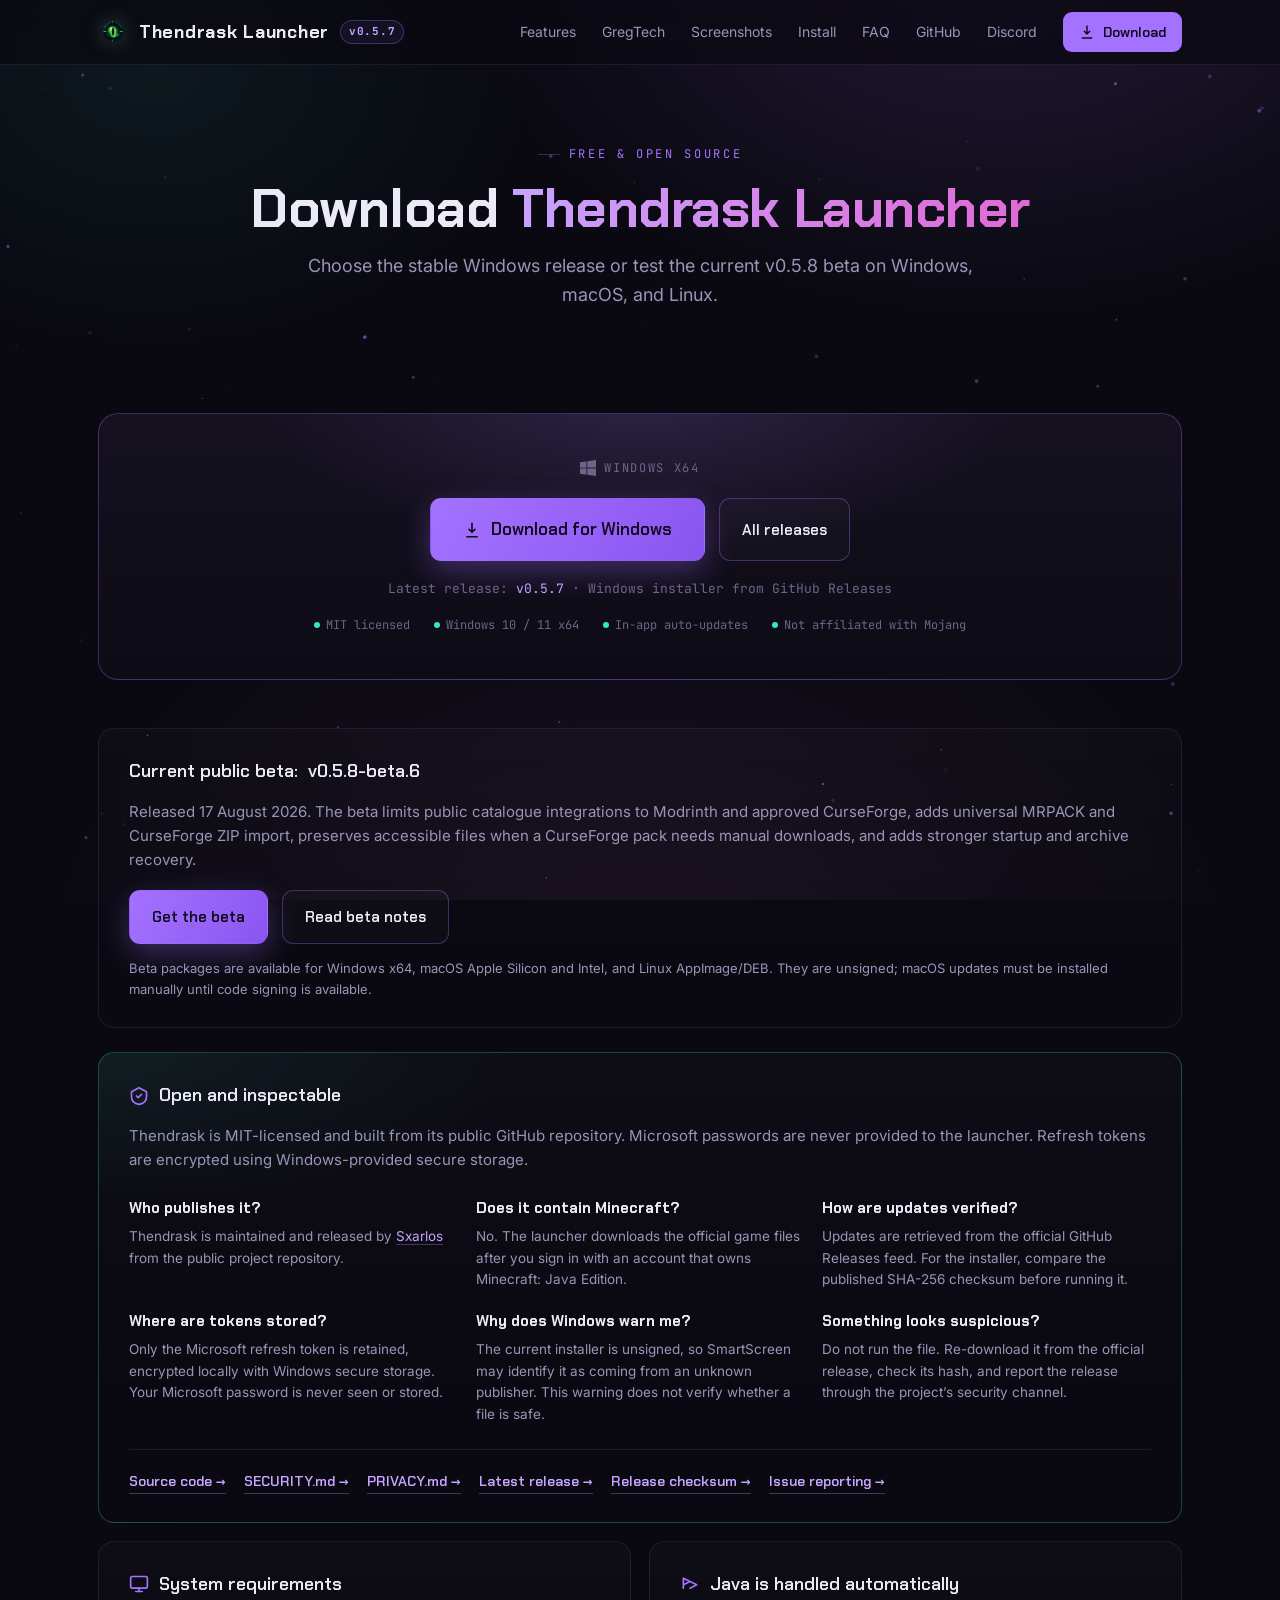
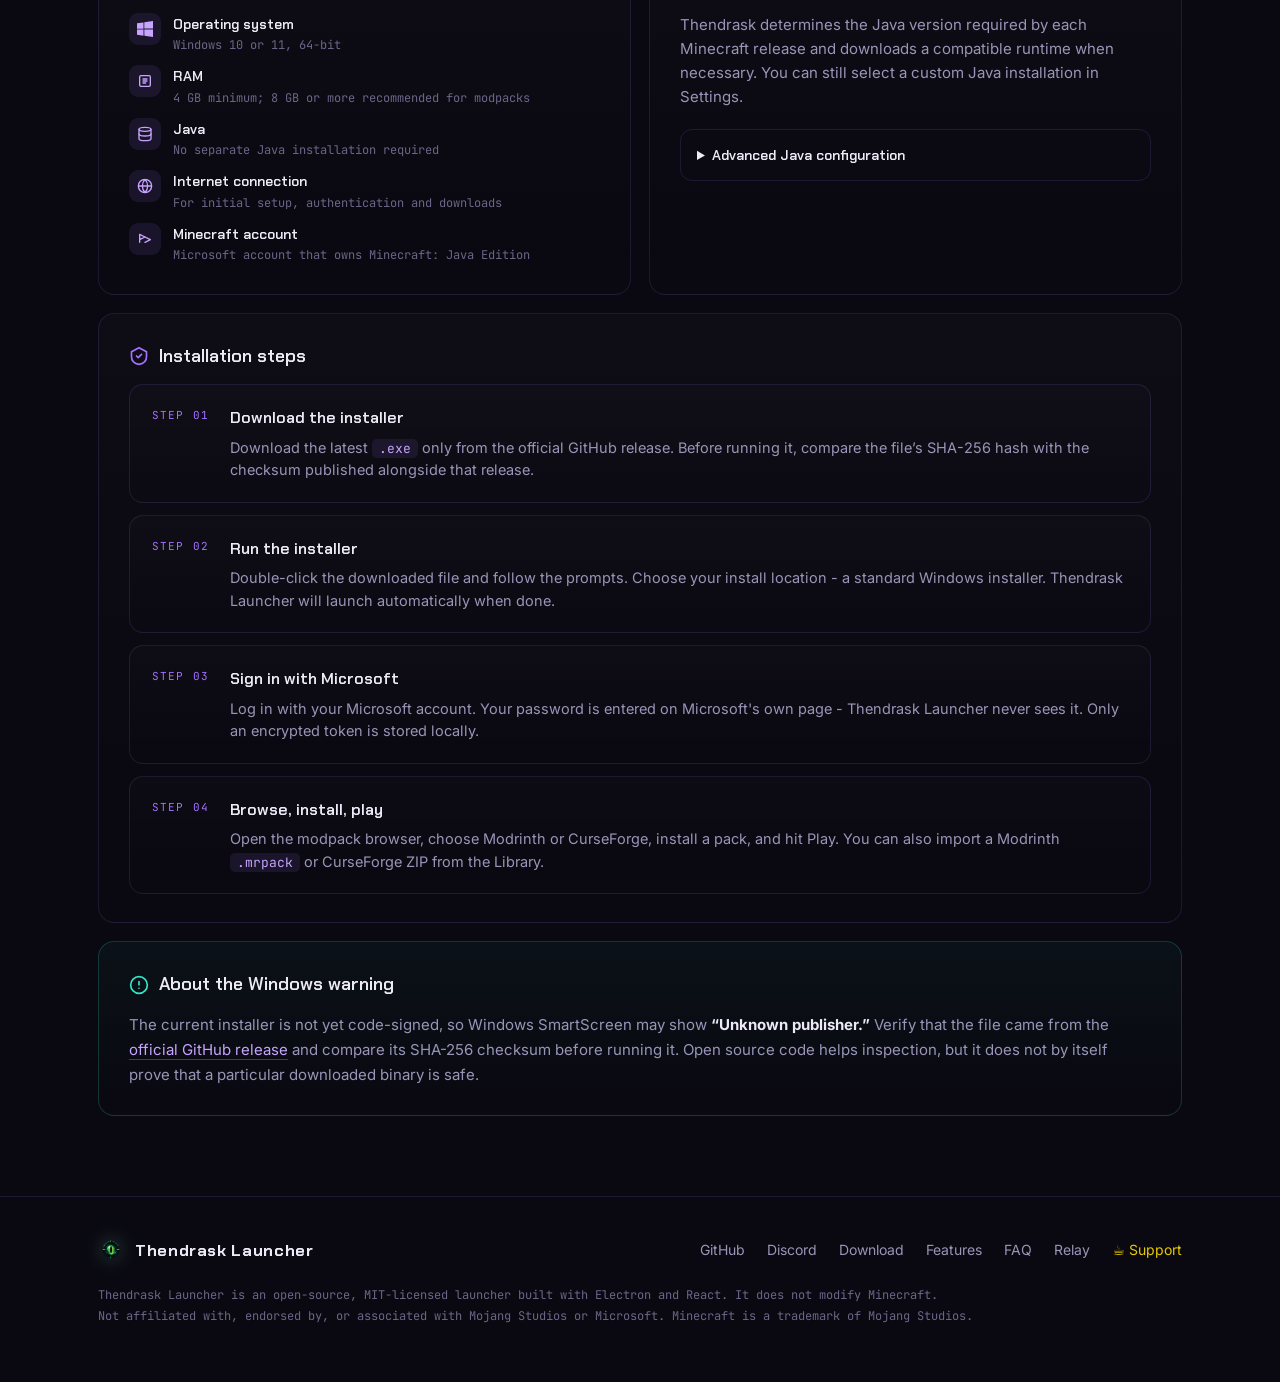
<file: download.html>
<!DOCTYPE html>
<html lang="en">
<head>
<meta charset="UTF-8" />
<meta name="viewport" content="width=device-width, initial-scale=1.0" />
<title>Download | Thendrask Launcher - Free Minecraft Launcher for Windows</title>
<meta name="description" content="Download Thendrask Launcher stable or v0.5.8 beta builds with Modrinth and approved CurseForge support. Free, open source, and ad-free." />
<link rel="canonical" href="https://thendrask.org/download" />

<link rel="icon" href="assets/favicon.ico" sizes="any" />
<link rel="icon" type="image/png" sizes="96x96" href="assets/favicon-96x96.png" />
<link rel="icon" type="image/png" sizes="192x192" href="assets/favicon-192x192.png" />
<link rel="icon" type="image/png" sizes="512x512" href="assets/favicon-512x512.png" />
<link rel="apple-touch-icon" href="assets/apple-touch-icon.png" />

<meta property="og:type" content="website" />
<meta property="og:url" content="https://thendrask.org/download" />
<meta property="og:title" content="Download Thendrask Launcher - Free Minecraft Launcher" />
<meta property="og:description" content="Free, open-source Minecraft launcher with stable Windows and public beta builds for Windows, macOS, and Linux." />
<meta property="og:image" content="https://thendrask.org/assets/og.png" />
<meta property="og:site_name" content="Thendrask Launcher" />
<meta name="twitter:card" content="summary_large_image" />
<meta name="twitter:title" content="Download Thendrask Launcher - Free Minecraft Launcher" />
<meta name="twitter:description" content="Free, open-source Minecraft launcher for Windows. No ads, MIT licensed." />
<meta name="twitter:image" content="https://thendrask.org/assets/og.png" />
<meta name="theme-color" content="#0A0911" />

<script>document.documentElement.classList.add('js');</script>
<link rel="preconnect" href="https://fonts.googleapis.com" />
<link rel="preconnect" href="https://fonts.gstatic.com" crossorigin />
<link href="https://fonts.googleapis.com/css2?family=Chakra+Petch:wght@500;600;700&family=Inter:wght@400;500;600&family=JetBrains+Mono:wght@400;500&display=swap" rel="stylesheet" />
<link rel="stylesheet" href="assets/site.css?v=20260727c" />

<style>
  /* ---- download-page-specific styles ---- */

  /* download card */
  .dl-card {
    border: 1px solid var(--edge-strong); border-radius: 20px; padding: 44px 40px;
    background: radial-gradient(700px 300px at 50% -10%, rgba(164,114,255,0.18), transparent 55%), linear-gradient(180deg, var(--obsidian), var(--void-2));
    text-align: center; margin: 48px 0;
  }
  .dl-card .platform { display: inline-flex; align-items: center; gap: 8px; font-family: var(--mono); font-size: 12px; letter-spacing: 0.14em; text-transform: uppercase; color: var(--mist-dim); margin-bottom: 20px; }
  .dl-card .platform svg { width: 16px; height: 16px; }
  .dl-card .cta-row { justify-content: center; }
  .dl-filename { font-family: var(--mono); font-size: 13px; color: var(--mist-dim); margin-top: 18px; }
  .dl-filename span { color: var(--ender-bright); }
  .meta-row { display: flex; flex-wrap: wrap; justify-content: center; gap: 8px 24px; margin-top: 16px; }
  .meta-row span { font-family: var(--mono); font-size: 12px; color: var(--mist-dim); display: inline-flex; align-items: center; gap: 6px; }
  .dot { width: 6px; height: 6px; border-radius: 50%; background: var(--portal); }

  .two-col { margin-bottom: 18px; }

  /* req list */
  .req-list { display: flex; flex-direction: column; gap: 10px; }
  .req-item { display: flex; align-items: flex-start; gap: 12px; }
  .req-icon { width: 32px; height: 32px; border-radius: 9px; background: rgba(164,114,255,0.1); display: grid; place-items: center; flex-shrink: 0; color: var(--ender-bright); }
  .req-icon svg { width: 16px; height: 16px; }
  .req-text .label { font-family: var(--display); font-weight: 600; font-size: 14px; }
  .req-text .val { font-family: var(--mono); font-size: 12px; color: var(--mist-dim); margin-top: 1px; }

  .trust-panel { border-color: rgba(52,229,200,.28); background: radial-gradient(700px 260px at 0 0, rgba(52,229,200,.07), transparent 60%), linear-gradient(180deg, rgba(255,255,255,.018), transparent); margin-bottom:18px; }
  .trust-grid { display:grid; grid-template-columns:repeat(3,1fr); gap:18px; margin-top:24px; }
  .trust-item h4 { font-family:var(--display); font-size:15px; margin-bottom:6px; }
  .trust-item p { font-size:13.5px; }
  .trust-links { display:flex; flex-wrap:wrap; gap:10px 18px; margin-top:24px; padding-top:20px; border-top:1px solid var(--edge); }
  details.advanced { margin-top:20px; border:1px solid var(--edge); border-radius:12px; padding:14px 16px; }
  details.advanced summary { cursor:pointer; font-family:var(--display); font-weight:600; font-size:14px; }
  details.advanced p { margin-top:10px; font-size:13.5px; }
  @media (max-width:800px) { .trust-grid { grid-template-columns:1fr; } }
</style>
</head>
<body>
<div class="void-bg"></div>
<canvas id="particles"></canvas>

<header>
  <nav>
    <a href="/" class="brand">
      <img class="logo-img" src="assets/logo.png" alt="Thendrask Launcher logo" width="30" height="30" />
      Thendrask Launcher
      <span class="ver" id="ver">Latest</span>
    </a>
    <div class="nav-links" id="navlinks">
      <a href="/features">Features</a>
      <a href="/#gregtech">GregTech</a>
      <a href="/#screens">Screenshots</a>
      <a href="/#install">Install</a>
      <a href="/faq">FAQ</a>
      <a href="https://github.com/Sxarlos/ThendraskLauncher" target="_blank" rel="noopener">GitHub</a>
      <a href="https://discord.gg/zzWF8nBhYD" target="_blank" rel="noopener">Discord</a>
      <a class="nav-cta active" href="/download">
        <svg viewBox="0 0 24 24" width="16" height="16" fill="none" stroke="currentColor" stroke-width="2.2" stroke-linecap="round" stroke-linejoin="round"><path d="M12 3v12m0 0 4-4m-4 4-4-4M5 21h14"/></svg>
        Download
      </a>
    </div>
    <button class="nav-toggle" id="navtoggle" aria-label="Menu">
      <svg viewBox="0 0 24 24" fill="none" stroke="currentColor" stroke-width="2" stroke-linecap="round"><path d="M4 6h16M4 12h16M4 18h16"/></svg>
    </button>
  </nav>
</header>

<main>
  <section class="page-hero center">
    <div class="wrap">
      <span class="eyebrow">Free &amp; open source</span>
      <h1>Download <span class="accent">Thendrask Launcher</span></h1>
      <p>Choose the stable Windows release or test the current v0.5.8 beta on Windows, macOS, and Linux.</p>
    </div>

  </section>

  <div class="wrap">

    <!-- Main download card -->
    <div class="dl-card glow reveal">
      <div class="platform">
        <svg viewBox="0 0 24 24" fill="currentColor"><path d="M0 3.449L9.75 2.1v9.451H0m10.949-9.602L24 0v11.4H10.949M0 12.6h9.75v9.451L0 20.699M10.949 12.6H24V24l-12.9-1.801"/></svg>
        Windows x64
      </div>
      <div class="cta-row">
        <a class="btn btn-primary btn-lg" id="dl-btn" data-windows-download href="https://github.com/Sxarlos/ThendraskLauncher/releases/latest" target="_blank" rel="noopener">
          <svg viewBox="0 0 24 24" fill="none" stroke="currentColor" stroke-width="2.2" stroke-linecap="round" stroke-linejoin="round"><path d="M12 3v12m0 0 4-4m-4 4-4-4M5 21h14"/></svg>
          Download for Windows
        </a>
        <a class="btn btn-ghost" href="https://github.com/Sxarlos/ThendraskLauncher/releases" target="_blank" rel="noopener">All releases</a>
      </div>
      <p class="dl-filename">Latest release: <span data-current-version>Latest</span> &middot; Windows installer from GitHub Releases</p>
      <div class="meta-row">
        <span><span class="dot"></span>MIT licensed</span>
        <span><span class="dot"></span>Windows 10 / 11 x64</span>
        <span><span class="dot"></span>In-app auto-updates</span>
        <span><span class="dot"></span>Not affiliated with Mojang</span>
      </div>
    </div>

    <!-- Current beta -->
    <div class="panel glow reveal" style="margin:18px 0 24px;">
      <h3>Current public beta: <span data-beta-version>v0.5.8-beta.6</span></h3>
      <p>Released <span data-beta-version-date>17 August 2026</span>. The beta limits public catalogue integrations to Modrinth and approved CurseForge, adds universal MRPACK and CurseForge ZIP import, preserves accessible files when a CurseForge pack needs manual downloads, and adds stronger startup and archive recovery.</p>
      <div class="cta-row" style="margin-top:18px;">
        <a class="btn btn-primary" data-beta-release href="https://github.com/Sxarlos/ThendraskLauncher/releases/tag/v0.5.8-beta.6" target="_blank" rel="noopener">Get the beta</a>
        <a class="btn btn-ghost" data-beta-release href="https://github.com/Sxarlos/ThendraskLauncher/releases/tag/v0.5.8-beta.6" target="_blank" rel="noopener">Read beta notes</a>
      </div>
      <p style="font-size:13px;margin-top:14px;">Beta packages are available for Windows x64, macOS Apple Silicon and Intel, and Linux AppImage/DEB. They are unsigned; macOS updates must be installed manually until code signing is available.</p>
    </div>

    <!-- Trust and verification -->
    <div class="panel trust-panel reveal">
      <h3>
        <svg viewBox="0 0 24 24" fill="none" stroke="currentColor" stroke-width="2" stroke-linecap="round" stroke-linejoin="round"><path d="M12 2 3 7v6c0 5 3.8 8.3 9 9 5.2-.7 9-4 9-9V7z"/><path d="m9 12 2 2 4-4"/></svg>
        Open and inspectable
      </h3>
      <p>Thendrask is MIT-licensed and built from its public GitHub repository. Microsoft passwords are never provided to the launcher. Refresh tokens are encrypted using Windows-provided secure storage.</p>
      <div class="trust-grid">
        <div class="trust-item">
          <h4>Who publishes it?</h4>
          <p>Thendrask is maintained and released by <a class="link" href="https://github.com/Sxarlos" target="_blank" rel="noopener">Sxarlos</a> from the public project repository.</p>
        </div>
        <div class="trust-item">
          <h4>Does it contain Minecraft?</h4>
          <p>No. The launcher downloads the official game files after you sign in with an account that owns Minecraft: Java Edition.</p>
        </div>
        <div class="trust-item">
          <h4>How are updates verified?</h4>
          <p>Updates are retrieved from the official GitHub Releases feed. For the installer, compare the published SHA-256 checksum before running it.</p>
        </div>
        <div class="trust-item">
          <h4>Where are tokens stored?</h4>
          <p>Only the Microsoft refresh token is retained, encrypted locally with Windows secure storage. Your Microsoft password is never seen or stored.</p>
        </div>
        <div class="trust-item">
          <h4>Why does Windows warn me?</h4>
          <p>The current installer is unsigned, so SmartScreen may identify it as coming from an unknown publisher. This warning does not verify whether a file is safe.</p>
        </div>
        <div class="trust-item">
          <h4>Something looks suspicious?</h4>
          <p>Do not run the file. Re-download it from the official release, check its hash, and report the release through the project’s security channel.</p>
        </div>
      </div>
      <div class="trust-links">
        <a class="arrow-link" href="https://github.com/Sxarlos/ThendraskLauncher" target="_blank" rel="noopener">Source code &rarr;</a>
        <a class="arrow-link" href="https://github.com/Sxarlos/ThendraskLauncher/blob/main/SECURITY.md" target="_blank" rel="noopener">SECURITY.md &rarr;</a>
        <a class="arrow-link" href="https://github.com/Sxarlos/ThendraskLauncher/blob/main/PRIVACY.md" target="_blank" rel="noopener">PRIVACY.md &rarr;</a>
        <a class="arrow-link" data-latest-release href="https://github.com/Sxarlos/ThendraskLauncher/releases/latest" target="_blank" rel="noopener">Latest release &rarr;</a>
        <a class="arrow-link" href="https://github.com/Sxarlos/ThendraskLauncher/releases/latest/download/SHA256SUMS.txt" target="_blank" rel="noopener">Release checksum &rarr;</a>
        <a class="arrow-link" href="https://github.com/Sxarlos/ThendraskLauncher/issues/new/choose" target="_blank" rel="noopener">Issue reporting &rarr;</a>
      </div>
    </div>

    <!-- System requirements + Java -->
    <div class="two-col" data-stagger>
      <div class="panel glow reveal">
        <h3>
          <svg viewBox="0 0 24 24" fill="none" stroke="currentColor" stroke-width="2" stroke-linecap="round" stroke-linejoin="round"><rect x="2" y="3" width="20" height="14" rx="2"/><path d="M8 21h8M12 17v4"/></svg>
          System requirements
        </h3>
        <div class="req-list">
          <div class="req-item">
            <div class="req-icon"><svg viewBox="0 0 24 24" fill="currentColor"><path d="M0 3.449L9.75 2.1v9.451H0m10.949-9.602L24 0v11.4H10.949M0 12.6h9.75v9.451L0 20.699M10.949 12.6H24V24l-12.9-1.801"/></svg></div>
            <div class="req-text">
              <div class="label">Operating system</div>
              <div class="val">Windows 10 or 11, 64-bit</div>
            </div>
          </div>
          <div class="req-item">
            <div class="req-icon"><svg viewBox="0 0 24 24" fill="none" stroke="currentColor" stroke-width="2" stroke-linecap="round" stroke-linejoin="round"><rect x="4" y="4" width="16" height="16" rx="2"/><path d="M9 9h6M9 12h6M9 15h4"/></svg></div>
            <div class="req-text">
              <div class="label">RAM</div>
              <div class="val">4 GB minimum; 8 GB or more recommended for modpacks</div>
            </div>
          </div>
          <div class="req-item">
            <div class="req-icon"><svg viewBox="0 0 24 24" fill="none" stroke="currentColor" stroke-width="2" stroke-linecap="round" stroke-linejoin="round"><ellipse cx="12" cy="5" rx="9" ry="3"/><path d="M3 5v14c0 1.66 4.03 3 9 3s9-1.34 9-3V5"/><path d="M3 12c0 1.66 4.03 3 9 3s9-1.34 9-3"/></svg></div>
            <div class="req-text">
              <div class="label">Java</div>
              <div class="val">No separate Java installation required</div>
            </div>
          </div>
          <div class="req-item">
            <div class="req-icon"><svg viewBox="0 0 24 24" fill="none" stroke="currentColor" stroke-width="2" stroke-linecap="round" stroke-linejoin="round"><path d="M12 2a10 10 0 1 0 0 20 10 10 0 0 0 0-20zM2 12h20M12 2a15.3 15.3 0 0 1 4 10 15.3 15.3 0 0 1-4 10 15.3 15.3 0 0 1-4-10 15.3 15.3 0 0 1 4-10z"/></svg></div>
            <div class="req-text">
              <div class="label">Internet connection</div>
              <div class="val">For initial setup, authentication and downloads</div>
            </div>
          </div>
          <div class="req-item">
            <div class="req-icon"><svg viewBox="0 0 24 24" fill="none" stroke="currentColor" stroke-width="2" stroke-linecap="round" stroke-linejoin="round"><path d="M4 17V5l8 4-8 4"/><path d="M12 9l8 4-8 4"/></svg></div>
            <div class="req-text">
              <div class="label">Minecraft account</div>
              <div class="val">Microsoft account that owns Minecraft: Java Edition</div>
            </div>
          </div>
        </div>
      </div>

      <div class="panel glow reveal">
        <h3>
          <svg viewBox="0 0 24 24" fill="none" stroke="currentColor" stroke-width="2" stroke-linecap="round" stroke-linejoin="round"><path d="M4 17V5l8 4-8 4"/><path d="M12 9l8 4-8 4"/></svg>
          Java is handled automatically
        </h3>
        <p>Thendrask determines the Java version required by each Minecraft release and downloads a compatible runtime when necessary. You can still select a custom Java installation in Settings.</p>
        <details class="advanced">
          <summary>Advanced Java configuration</summary>
          <p>Experienced users can select a custom Java executable in Settings. Per-instance paths remain available when a pack needs a specific runtime or JVM configuration.</p>
        </details>
      </div>
    </div>

    <!-- Install steps -->
    <div class="panel reveal" style="margin-bottom:18px;">
      <h3>
        <svg viewBox="0 0 24 24" fill="none" stroke="currentColor" stroke-width="2" stroke-linecap="round" stroke-linejoin="round"><path d="M12 2 3 7v6c0 5 3.8 8.3 9 9 5.2-.7 9-4 9-9V7z"/><path d="m9 12 2 2 4-4"/></svg>
        Installation steps
      </h3>
      <div class="step-list" data-stagger>
        <div class="step-item glow reveal">
          <span class="step-num">STEP 01</span>
          <div class="step-content">
            <h4>Download the installer</h4>
            <p>Download the latest <code class="inline">.exe</code> only from the official GitHub release. Before running it, compare the file’s SHA-256 hash with the checksum published alongside that release.</p>
          </div>
        </div>
        <div class="step-item glow reveal">
          <span class="step-num">STEP 02</span>
          <div class="step-content">
            <h4>Run the installer</h4>
            <p>Double-click the downloaded file and follow the prompts. Choose your install location - a standard Windows installer. Thendrask Launcher will launch automatically when done.</p>
          </div>
        </div>
        <div class="step-item glow reveal">
          <span class="step-num">STEP 03</span>
          <div class="step-content">
            <h4>Sign in with Microsoft</h4>
            <p>Log in with your Microsoft account. Your password is entered on Microsoft's own page - Thendrask Launcher never sees it. Only an encrypted token is stored locally.</p>
          </div>
        </div>
        <div class="step-item glow reveal">
          <span class="step-num">STEP 04</span>
          <div class="step-content">
            <h4>Browse, install, play</h4>
            <p>Open the modpack browser, choose Modrinth or CurseForge, install a pack, and hit Play. You can also import a Modrinth <code class="inline">.mrpack</code> or CurseForge ZIP from the Library.</p>
          </div>
        </div>
      </div>
    </div>

    <!-- SmartScreen note -->
    <div class="panel reveal" style="margin-bottom:80px;border-color:rgba(52,229,200,0.2);background:linear-gradient(180deg,rgba(52,229,200,0.04),transparent);">
      <h3>
        <svg viewBox="0 0 24 24" fill="none" stroke="currentColor" stroke-width="2" stroke-linecap="round" stroke-linejoin="round" style="color:var(--portal)"><circle cx="12" cy="12" r="10"/><path d="M12 8v4M12 16h.01"/></svg>
        About the Windows warning
      </h3>
      <p style="color:var(--mist);font-size:15px;line-height:1.65;">
        The current installer is not yet code-signed, so Windows SmartScreen may show <strong style="color:var(--paper)">“Unknown publisher.”</strong> Verify that the file came from the <a class="link" data-latest-release href="https://github.com/Sxarlos/ThendraskLauncher/releases/latest" target="_blank" rel="noopener">official GitHub release</a> and compare its SHA-256 checksum before running it. Open source code helps inspection, but it does not by itself prove that a particular downloaded binary is safe.
      </p>
    </div>

  </div>
</main>

<footer>
  <div class="wrap">
    <div class="foot">
      <a href="/" class="brand">
        <img class="logo-img" src="assets/logo.png" alt="" width="26" height="26" />
        Thendrask Launcher
      </a>
      <div class="foot-links">
        <a href="https://github.com/Sxarlos/ThendraskLauncher" target="_blank" rel="noopener">GitHub</a>
        <a href="https://discord.gg/zzWF8nBhYD" target="_blank" rel="noopener">Discord</a>
        <a href="/download">Download</a>
        <a href="/features">Features</a>
        <a href="/faq">FAQ</a>
        <a href="/selfhost">Relay</a>
        <a href="https://buymeacoffee.com/sxarlos" target="_blank" rel="noopener" style="color:#e6c800;">☕ Support</a>
      </div>
    </div>
    <p class="disclaimer">
      Thendrask Launcher is an open-source, MIT-licensed launcher built with Electron and React. It does not modify Minecraft.<br />
      Not affiliated with, endorsed by, or associated with Mojang Studios or Microsoft. Minecraft is a trademark of Mojang Studios.
    </p>
  </div>
</footer>

<script type="module" src="assets/site.js?v=20260818"></script>
</body>
</html>
</file>
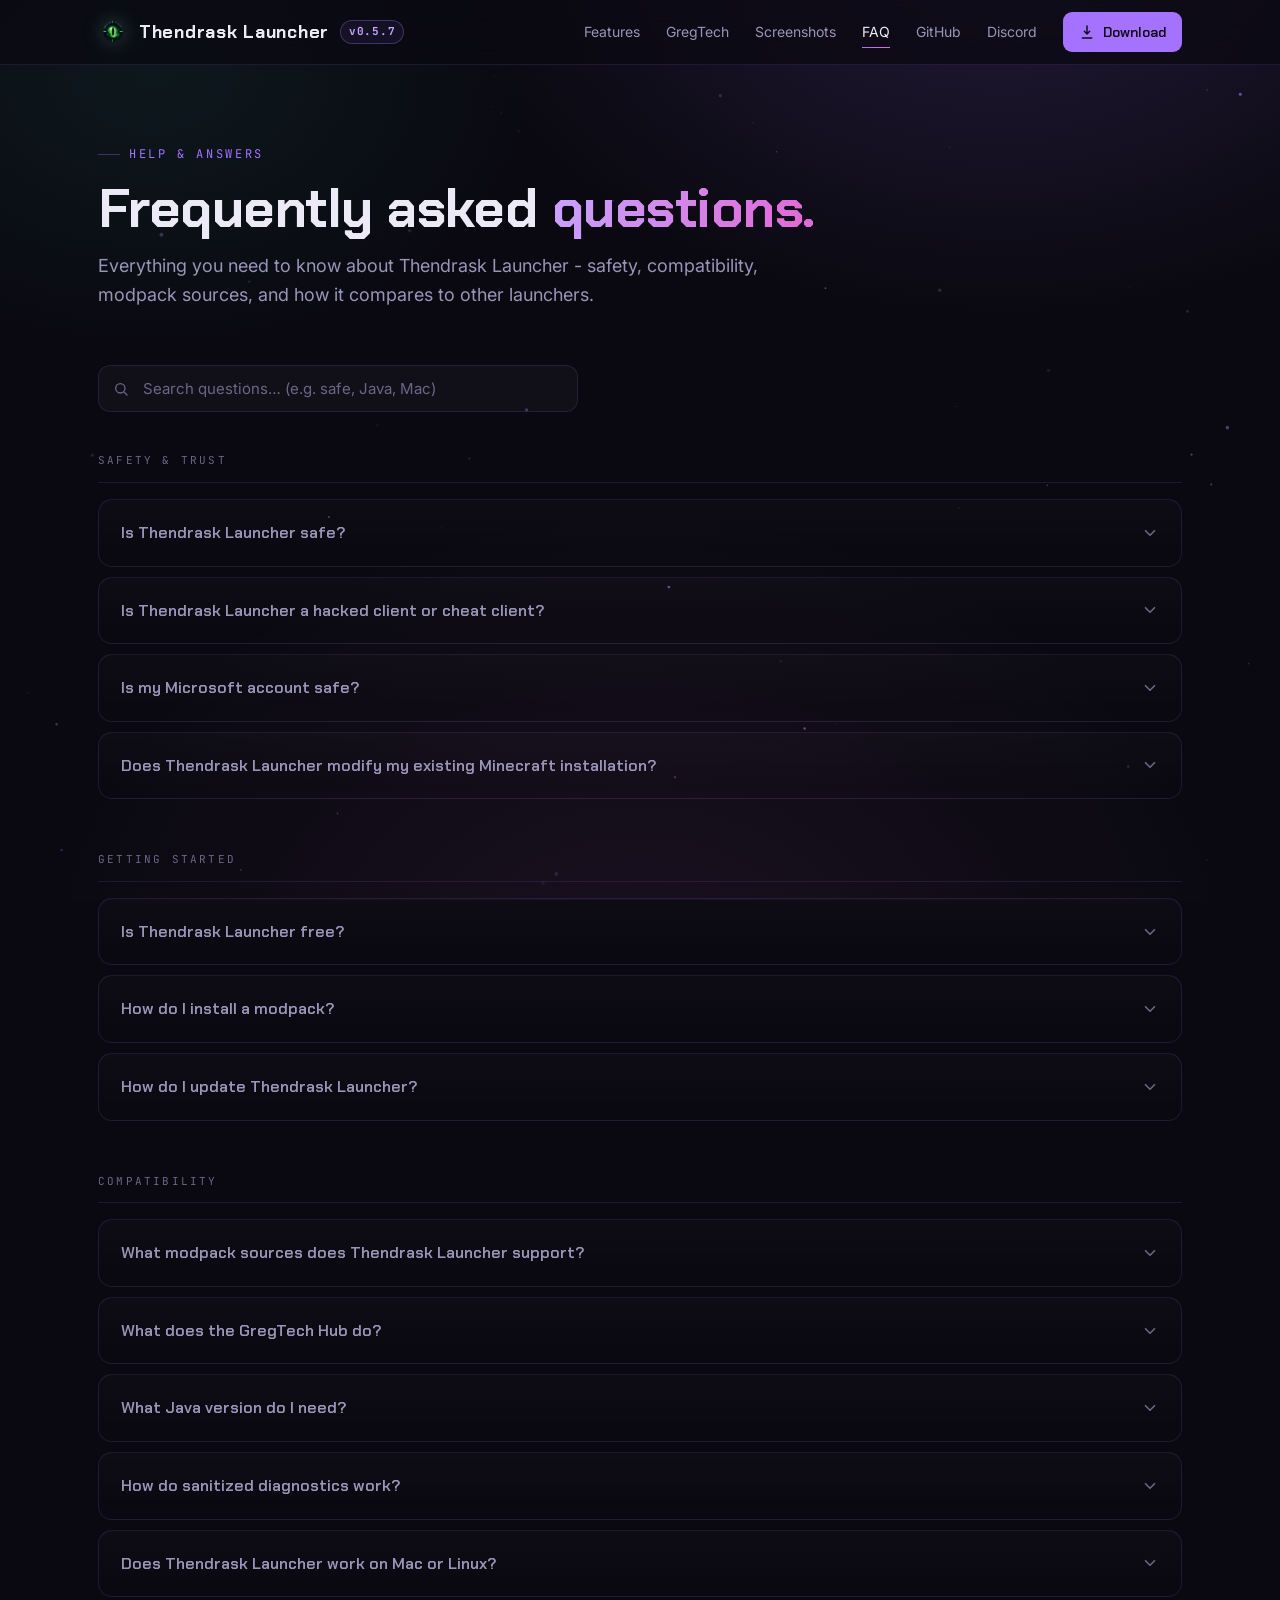
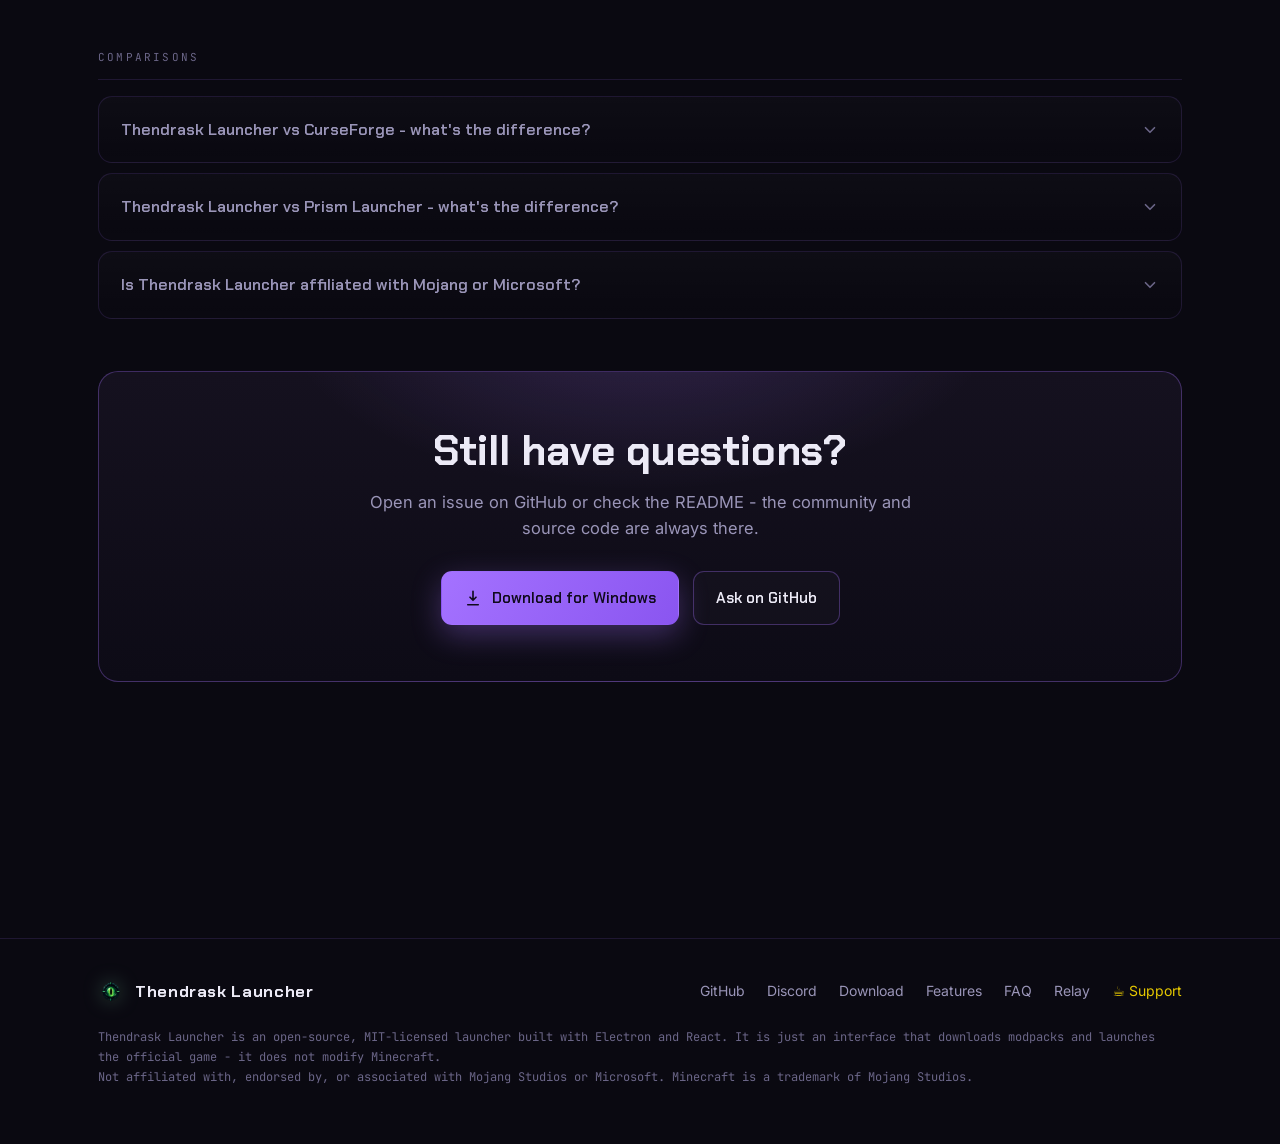
<file: faq.html>
<!DOCTYPE html>
<html lang="en">
<head>
<meta charset="UTF-8" />
<meta name="viewport" content="width=device-width, initial-scale=1.0" />
<title>FAQ | Thendrask Launcher - Free Open-Source Minecraft Launcher</title>
<meta name="description" content="Frequently asked questions about Thendrask Launcher - is it safe, how it compares to CurseForge and Prism, Java requirements, modpack sources, and more." />
<link rel="canonical" href="https://thendrask.org/faq" />

<link rel="icon" href="assets/favicon.ico" sizes="any" />
<link rel="icon" type="image/png" sizes="96x96" href="assets/favicon-96x96.png" />
<link rel="icon" type="image/png" sizes="192x192" href="assets/favicon-192x192.png" />
<link rel="icon" type="image/png" sizes="512x512" href="assets/favicon-512x512.png" />
<link rel="apple-touch-icon" href="assets/apple-touch-icon.png" />

<meta property="og:type" content="website" />
<meta property="og:url" content="https://thendrask.org/faq" />
<meta property="og:title" content="FAQ | Thendrask Launcher" />
<meta property="og:description" content="Is Thendrask Launcher safe? How does it compare to CurseForge or Prism? Answers to the most common questions." />
<meta property="og:image" content="https://thendrask.org/assets/og.png" />
<meta property="og:site_name" content="Thendrask Launcher" />
<meta name="twitter:card" content="summary_large_image" />
<meta name="twitter:title" content="FAQ | Thendrask Launcher" />
<meta name="twitter:description" content="Is Thendrask Launcher safe? How does it compare to CurseForge or Prism? Answers to the most common questions." />
<meta name="twitter:image" content="https://thendrask.org/assets/og.png" />
<meta name="theme-color" content="#0A0911" />

<script>document.documentElement.classList.add('js');</script>
<link rel="preconnect" href="https://fonts.googleapis.com" />
<link rel="preconnect" href="https://fonts.gstatic.com" crossorigin />
<link href="https://fonts.googleapis.com/css2?family=Chakra+Petch:wght@500;600;700&family=Inter:wght@400;500;600&family=JetBrains+Mono:wght@400;500&display=swap" rel="stylesheet" />
<link rel="stylesheet" href="assets/site.css?v=20260727c" />

<script type="application/ld+json">
{
  "@context": "https://schema.org",
  "@type": "FAQPage",
  "mainEntity": [
    {
      "@type": "Question",
      "name": "Is Thendrask Launcher safe?",
      "acceptedAnswer": {
        "@type": "Answer",
        "text": "Yes. Thendrask Launcher is fully open-source under the MIT license and can be audited on GitHub. It uses Microsoft's official OAuth flow, supports approved Modrinth and CurseForge downloads, and stores only an OS-keychain-encrypted refresh token."
      }
    },
    {
      "@type": "Question",
      "name": "Is Thendrask Launcher a hacked client or cheat client?",
      "acceptedAnswer": {
        "@type": "Answer",
        "text": "No. Thendrask Launcher does not modify Minecraft game files, inject code into the JVM, or provide any in-game advantage. It is simply an interface that downloads modpacks and launches the official game."
      }
    },
    {
      "@type": "Question",
      "name": "Is Thendrask Launcher free?",
      "acceptedAnswer": {
        "@type": "Answer",
        "text": "Yes, completely free. MIT-licensed and open-source with no paid tier, no ads, and no required subscription."
      }
    },
    {
      "@type": "Question",
      "name": "Does Thendrask Launcher work on Mac or Linux?",
      "acceptedAnswer": {
        "@type": "Answer",
        "text": "Yes. Windows is stable, while macOS and Linux builds are available as public betas from GitHub Releases."
      }
    },
    {
      "@type": "Question",
      "name": "What does the GregTech Hub do?",
      "acceptedAnswer": {
        "@type": "Answer",
        "text": "The optional GregTech Hub manages official GT New Horizons stable and beta updates, isolated special builds, compatible mod search, and curated community add-ons pinned to verified GTNH versions."
      }
    },
    {
      "@type": "Question",
      "name": "What modpack sources does Thendrask Launcher support?",
      "acceptedAnswer": {
        "@type": "Answer",
        "text": "Public beta builds support browsing and installing from Modrinth and approved CurseForge access. FTB, FTB Legacy, ATLauncher, and Technic provider modules are excluded pending provider approval."
      }
    },
    {
      "@type": "Question",
      "name": "What Java version do I need?",
      "acceptedAnswer": {
        "@type": "Answer",
        "text": "No separate Java installation is required. Thendrask detects the runtime required by each Minecraft release and downloads a compatible version when necessary. Custom Java paths remain available in Settings."
      }
    },
    {
      "@type": "Question",
      "name": "How do I install a modpack?",
      "acceptedAnswer": {
        "@type": "Answer",
        "text": "Open Thendrask Launcher, sign in with your Microsoft account, open the Library browser, choose Modrinth or CurseForge, find a pack, and hit Install. You can also import a Modrinth MRPACK or CurseForge ZIP."
      }
    },
    {
      "@type": "Question",
      "name": "How do I update Thendrask Launcher?",
      "acceptedAnswer": {
        "@type": "Answer",
        "text": "Thendrask Launcher checks GitHub Releases automatically. When an update is available, a banner appears inside the app - click it to install without leaving the launcher."
      }
    },
    {
      "@type": "Question",
      "name": "Is my Microsoft account safe?",
      "acceptedAnswer": {
        "@type": "Answer",
        "text": "Yes. Thendrask Launcher uses Microsoft's official OAuth flow via msmc. Your password is entered on Microsoft's own login page - Thendrask Launcher never sees it. Only an encrypted refresh token is stored in your OS keychain."
      }
    },
    {
      "@type": "Question",
      "name": "Does Thendrask Launcher modify my existing Minecraft installation?",
      "acceptedAnswer": {
        "@type": "Answer",
        "text": "No. Each instance gets its own isolated .minecraft folder. Your existing Minecraft installation and any other launchers you use are completely untouched."
      }
    }
  ]
}
</script>

<style>
  /* ---- faq-page-specific styles ---- */
  .faq-section { padding: 0 0 96px; }
  .faq-group { margin-bottom: 52px; }
  .faq-group-label {
    font-family: var(--mono); font-size: 11px; letter-spacing: 0.2em; text-transform: uppercase;
    color: var(--mist-dim); margin-bottom: 16px; padding-bottom: 12px;
    border-bottom: 1px solid var(--edge);
  }
  .faq-list { display: flex; flex-direction: column; gap: 10px; }

  /* live search */
  .faq-search-wrap { position: relative; max-width: 480px; margin-bottom: 40px; }
  .faq-search-wrap svg {
    position: absolute; left: 15px; top: 50%; transform: translateY(-50%);
    width: 16px; height: 16px; color: var(--mist-dim); pointer-events: none;
  }
  #faq-search {
    width: 100%; padding: 13px 16px 13px 44px;
    font-family: var(--body); font-size: 15px; color: var(--paper);
    background: rgba(255,255,255,0.03); border: 1px solid var(--edge); border-radius: 12px;
    outline: none; transition: border-color .2s, box-shadow .2s;
  }
  #faq-search::placeholder { color: var(--mist-dim); }
  #faq-search:focus { border-color: var(--edge-strong); box-shadow: 0 0 0 3px rgba(164,114,255,0.12); }
  .faq-empty { font-family: var(--mono); font-size: 14px; color: var(--mist); padding: 8px 0 24px; }

  details {
    border: 1px solid var(--edge); border-radius: 14px;
    background: linear-gradient(180deg, rgba(255,255,255,0.018), transparent);
    transition: border-color .2s;
  }
  details[open] { border-color: var(--edge-strong); background: rgba(164,114,255,0.04); }
  details[open] summary { color: var(--paper); }

  summary {
    list-style: none; cursor: pointer;
    display: flex; align-items: center; justify-content: space-between; gap: 16px;
    padding: 20px 22px;
    font-family: var(--display); font-weight: 600; font-size: 16px; color: var(--mist);
    transition: color .18s;
    user-select: none;
  }
  summary::-webkit-details-marker { display: none; }
  summary:hover { color: var(--paper); }

  .faq-chevron {
    width: 18px; height: 18px; flex-shrink: 0; color: var(--mist-dim);
    transition: transform .25s cubic-bezier(.2,.7,.2,1);
  }
  details[open] .faq-chevron { transform: rotate(180deg); color: var(--ender); }

  .faq-body {
    padding: 0 22px 20px;
    color: var(--mist); font-size: 15.5px; line-height: 1.65;
    border-top: 1px solid var(--edge);
    padding-top: 16px;
  }
  details[open] .faq-body { animation: fade-in .35s ease; }
  .faq-body strong { color: var(--paper); font-weight: 600; }
  .faq-body code {
    font-family: var(--mono); font-size: 13px; color: var(--ender-bright);
    background: rgba(164,114,255,0.1); padding: 1px 7px; border-radius: 5px;
  }
  .faq-body a { color: var(--ender-bright); border-bottom: 1px solid rgba(199,164,255,0.3); transition: border-color .15s; }
  .faq-body a:hover { border-color: var(--ender-bright); }

  .faq-cta { margin-bottom: 80px; }

  @media (max-width: 560px) {
    .faq-section { padding-bottom: 64px; }
    summary { font-size: 15px; padding: 16px 18px; }
    .faq-body { padding: 0 18px 16px; padding-top: 14px; }
  }
</style>
</head>
<body>
<div class="void-bg"></div>
<canvas id="particles"></canvas>

<!-- NAV -->
<header>
  <nav>
    <a href="/" class="brand">
      <img class="logo-img" src="assets/logo.png" alt="Thendrask Launcher logo" width="30" height="30" />
      Thendrask Launcher
      <span class="ver" id="ver">Latest</span>
    </a>
    <div class="nav-links" id="navlinks">
      <a href="/features">Features</a>
      <a href="/#gregtech">GregTech</a>
      <a href="/#screens">Screenshots</a>
      <a href="/faq" class="active">FAQ</a>
      <a href="https://github.com/Sxarlos/ThendraskLauncher" target="_blank" rel="noopener">GitHub</a>
      <a href="https://discord.gg/zzWF8nBhYD" target="_blank" rel="noopener">Discord</a>
      <a class="nav-cta" href="/download">
        <svg viewBox="0 0 24 24" width="16" height="16" fill="none" stroke="currentColor" stroke-width="2.2" stroke-linecap="round" stroke-linejoin="round"><path d="M12 3v12m0 0 4-4m-4 4-4-4M5 21h14"/></svg>
        Download
      </a>
    </div>
    <button class="nav-toggle" id="navtoggle" aria-label="Menu">
      <svg viewBox="0 0 24 24" fill="none" stroke="currentColor" stroke-width="2" stroke-linecap="round"><path d="M4 6h16M4 12h16M4 18h16"/></svg>
    </button>
  </nav>
</header>

<main>
  <!-- PAGE HERO -->
  <section class="page-hero">
    <div class="wrap">
      <span class="eyebrow">Help &amp; answers</span>
      <h1>Frequently asked <span class="accent">questions.</span></h1>
      <p>Everything you need to know about Thendrask Launcher - safety, compatibility, modpack sources, and how it compares to other launchers.</p>
    </div>
  </section>

  <!-- FAQ CONTENT -->
  <section class="faq-section">
    <div class="wrap">

      <!-- Search -->
      <div class="faq-search-wrap reveal">
        <svg viewBox="0 0 24 24" fill="none" stroke="currentColor" stroke-width="2" stroke-linecap="round" stroke-linejoin="round"><circle cx="11" cy="11" r="7"/><path d="m21 21-4.3-4.3"/></svg>
        <input id="faq-search" type="search" placeholder="Search questions… (e.g. safe, Java, Mac)" aria-label="Search frequently asked questions" autocomplete="off" />
      </div>
      <p id="faq-empty" class="faq-empty" style="display:none;">No matching questions - try different keywords, or <a class="link" href="https://github.com/Sxarlos/ThendraskLauncher/issues" target="_blank" rel="noopener">ask on GitHub</a>.</p>

      <!-- Safety & Trust -->
      <div class="faq-group reveal">
        <div class="faq-group-label">Safety &amp; Trust</div>
        <div class="faq-list">

          <details>
            <summary>
              Is Thendrask Launcher safe?
              <svg class="faq-chevron" viewBox="0 0 24 24" fill="none" stroke="currentColor" stroke-width="2.2" stroke-linecap="round" stroke-linejoin="round"><path d="M6 9l6 6 6-6"/></svg>
            </summary>
            <div class="faq-body">
              Yes. Thendrask Launcher is <strong>fully open-source under the MIT license</strong> - its code is public on <a href="https://github.com/Sxarlos/ThendraskLauncher" target="_blank" rel="noopener">GitHub</a> and can be audited. It uses Microsoft's official OAuth flow, supports approved Modrinth and CurseForge downloads, and stores only an OS-keychain-encrypted refresh token. Your password is never seen or stored.
            </div>
          </details>

          <details>
            <summary>
              Is Thendrask Launcher a hacked client or cheat client?
              <svg class="faq-chevron" viewBox="0 0 24 24" fill="none" stroke="currentColor" stroke-width="2.2" stroke-linecap="round" stroke-linejoin="round"><path d="M6 9l6 6 6-6"/></svg>
            </summary>
            <div class="faq-body">
              No, not at all. Thendrask Launcher does not modify Minecraft game files, inject code into the JVM, or provide any in-game advantage. It is simply an interface that downloads modpacks and launches the <strong>official game</strong>.
            </div>
          </details>

          <details>
            <summary>
              Is my Microsoft account safe?
              <svg class="faq-chevron" viewBox="0 0 24 24" fill="none" stroke="currentColor" stroke-width="2.2" stroke-linecap="round" stroke-linejoin="round"><path d="M6 9l6 6 6-6"/></svg>
            </summary>
            <div class="faq-body">
              Yes. Thendrask Launcher uses Microsoft's official OAuth flow via <strong>msmc</strong>. Your password is entered on <strong>Microsoft's own login page</strong> - Thendrask Launcher never sees it. Only an encrypted refresh token is stored in your OS keychain, the same way Windows and other apps manage credentials.
            </div>
          </details>

          <details>
            <summary>
              Does Thendrask Launcher modify my existing Minecraft installation?
              <svg class="faq-chevron" viewBox="0 0 24 24" fill="none" stroke="currentColor" stroke-width="2.2" stroke-linecap="round" stroke-linejoin="round"><path d="M6 9l6 6 6-6"/></svg>
            </summary>
            <div class="faq-body">
              No. Each instance gets its own <strong>isolated <code>.minecraft</code> folder</strong>. Your existing Minecraft installation, the official launcher, and any other third-party launchers you use are completely untouched.
            </div>
          </details>

        </div>
      </div>

      <!-- Getting Started -->
      <div class="faq-group reveal">
        <div class="faq-group-label">Getting Started</div>
        <div class="faq-list">

          <details>
            <summary>
              Is Thendrask Launcher free?
              <svg class="faq-chevron" viewBox="0 0 24 24" fill="none" stroke="currentColor" stroke-width="2.2" stroke-linecap="round" stroke-linejoin="round"><path d="M6 9l6 6 6-6"/></svg>
            </summary>
            <div class="faq-body">
              Yes, completely free. Thendrask Launcher is <strong>MIT-licensed and open-source</strong> with no paid tier, no ads inside the launcher, and no required subscription. If it saves you hassle, you can optionally support development on <a href="https://buymeacoffee.com/sxarlos" target="_blank" rel="noopener">Buy Me a Coffee</a> or via a Stripe subscription - but that's never required to use the launcher.
            </div>
          </details>

          <details>
            <summary>
              How do I install a modpack?
              <svg class="faq-chevron" viewBox="0 0 24 24" fill="none" stroke="currentColor" stroke-width="2.2" stroke-linecap="round" stroke-linejoin="round"><path d="M6 9l6 6 6-6"/></svg>
            </summary>
            <div class="faq-body">
              Open Thendrask Launcher, sign in with your Microsoft account, then open the browser in <strong>Library</strong>. Choose Modrinth or CurseForge, find a pack, and hit <strong>Install</strong>. You can also use the Library import button for Modrinth <code>.mrpack</code> and CurseForge ZIP files. If a CurseForge author blocks third-party downloads, the accessible files still install and the remaining items appear in a verified manual-file checklist.
            </div>
          </details>

          <details>
            <summary>
              How do I update Thendrask Launcher?
              <svg class="faq-chevron" viewBox="0 0 24 24" fill="none" stroke="currentColor" stroke-width="2.2" stroke-linecap="round" stroke-linejoin="round"><path d="M6 9l6 6 6-6"/></svg>
            </summary>
            <div class="faq-body">
              Thendrask Launcher checks <strong>GitHub Releases automatically</strong>. When a new build ships, an update banner appears inside the app within minutes - click it to download and install the update without leaving the launcher.
            </div>
          </details>

        </div>
      </div>

      <!-- Compatibility -->
      <div class="faq-group reveal">
        <div class="faq-group-label">Compatibility</div>
        <div class="faq-list">

          <details>
            <summary>
              What modpack sources does Thendrask Launcher support?
              <svg class="faq-chevron" viewBox="0 0 24 24" fill="none" stroke="currentColor" stroke-width="2.2" stroke-linecap="round" stroke-linejoin="round"><path d="M6 9l6 6 6-6"/></svg>
            </summary>
            <div class="faq-body">
              Public beta builds can browse and install from <strong>Modrinth and approved CurseForge access</strong>. FTB, FTB Legacy, ATLauncher, and Technic provider code is excluded from the repository and public build pending provider approval. Existing local instances, MRPACK/CurseForge ZIP imports, and manually installed files remain available.
            </div>
          </details>

          <details>
            <summary>
              What does the GregTech Hub do?
              <svg class="faq-chevron" viewBox="0 0 24 24" fill="none" stroke="currentColor" stroke-width="2.2" stroke-linecap="round" stroke-linejoin="round"><path d="M6 9l6 6 6-6"/></svg>
            </summary>
            <div class="faq-body">
              The <strong>optional GregTech Hub</strong> brings GT New Horizons tools into a dedicated launcher tab. It can check official stable or opt-in beta updates, migrate an updated pack into a fresh instance while preserving the old one, create isolated special-build instances, search compatible mods, and install curated community add-ons pinned to verified GTNH versions. You can enable or disable the Hub during setup or later in Settings.
            </div>
          </details>

          <details>
            <summary>
              What Java version do I need?
              <svg class="faq-chevron" viewBox="0 0 24 24" fill="none" stroke="currentColor" stroke-width="2.2" stroke-linecap="round" stroke-linejoin="round"><path d="M6 9l6 6 6-6"/></svg>
            </summary>
            <div class="faq-body">
              <strong>No separate Java installation is required.</strong> Thendrask determines the Java version required by each Minecraft release and downloads a compatible runtime when necessary. Advanced users can still select a custom Java installation in Settings.
            </div>
          </details>

          <details id="diagnostics">
            <summary>
              How do sanitized diagnostics work?
              <svg class="faq-chevron" viewBox="0 0 24 24" fill="none" stroke="currentColor" stroke-width="2.2" stroke-linecap="round" stroke-linejoin="round"><path d="M6 9l6 6 6-6"/></svg>
            </summary>
            <div class="faq-body">
              The diagnostics tool creates a ZIP you choose to export. It includes environment details and recent launcher or game logs useful for troubleshooting, while removing known credentials and authentication tokens. Review the archive before sharing it and attach it only to a report you trust.
            </div>
          </details>

          <details>
            <summary>
              Does Thendrask Launcher work on Mac or Linux?
              <svg class="faq-chevron" viewBox="0 0 24 24" fill="none" stroke="currentColor" stroke-width="2.2" stroke-linecap="round" stroke-linejoin="round"><path d="M6 9l6 6 6-6"/></svg>
            </summary>
            <div class="faq-body">
              Yes. <strong>Windows x64 is the stable build</strong>. macOS (Apple Silicon and Intel) and Linux builds are available as <strong>public betas</strong> from <a href="https://github.com/Sxarlos/ThendraskLauncher/releases" target="_blank" rel="noopener">GitHub Releases</a>. The macOS build is currently unsigned, while Linux is offered as AppImage and DEB; see the release notes for the latest installation guidance.
            </div>
          </details>

        </div>
      </div>

      <!-- Comparisons -->
      <div class="faq-group reveal">
        <div class="faq-group-label">Comparisons</div>
        <div class="faq-list">

          <details>
            <summary>
              Thendrask Launcher vs CurseForge - what's the difference?
              <svg class="faq-chevron" viewBox="0 0 24 24" fill="none" stroke="currentColor" stroke-width="2.2" stroke-linecap="round" stroke-linejoin="round"><path d="M6 9l6 6 6-6"/></svg>
            </summary>
            <div class="faq-body">
              CurseForge is a commercial launcher centred on its own catalogue. Thendrask Launcher is <strong>ad-free and open-source</strong>, with approved CurseForge and Modrinth browsing plus pack imports, custom instances, recovery tools, friends, and server monitoring. CurseForge access uses the hosted Thendrask relay, so users do not enter their own API key.
            </div>
          </details>

          <details>
            <summary>
              Thendrask Launcher vs Prism Launcher - what's the difference?
              <svg class="faq-chevron" viewBox="0 0 24 24" fill="none" stroke="currentColor" stroke-width="2.2" stroke-linecap="round" stroke-linejoin="round"><path d="M6 9l6 6 6-6"/></svg>
            </summary>
            <div class="faq-body">
              Prism is a Qt-based launcher focused on flexibility and very low resource usage - a great choice if you prefer a traditional interface and minimal overhead. Thendrask Launcher is <strong>Electron/React-based</strong> with a more polished, modern interface and built-in social features like friends, presence, and server monitoring. Pick Prism for raw efficiency; pick Thendrask Launcher for a curated, visually modern experience with shader auto-install and in-app updates.
            </div>
          </details>

          <details>
            <summary>
              Is Thendrask Launcher affiliated with Mojang or Microsoft?
              <svg class="faq-chevron" viewBox="0 0 24 24" fill="none" stroke="currentColor" stroke-width="2.2" stroke-linecap="round" stroke-linejoin="round"><path d="M6 9l6 6 6-6"/></svg>
            </summary>
            <div class="faq-body">
              No. Thendrask Launcher is an independent, community-built project. It is <strong>not affiliated with, endorsed by, or associated with Mojang Studios or Microsoft</strong>. Minecraft is a trademark of Mojang Studios. You still need a genuine Minecraft account to play.
            </div>
          </details>

        </div>
      </div>

      <!-- CTA -->
      <div class="big-cta faq-cta reveal">
        <h2>Still have questions?</h2>
        <p>Open an issue on GitHub or check the README - the community and source code are always there.</p>
        <div class="cta-row">
          <a class="btn btn-primary" data-windows-download href="https://github.com/Sxarlos/ThendraskLauncher/releases/latest" target="_blank" rel="noopener">
            <svg viewBox="0 0 24 24" fill="none" stroke="currentColor" stroke-width="2.2" stroke-linecap="round" stroke-linejoin="round"><path d="M12 3v12m0 0 4-4m-4 4-4-4M5 21h14"/></svg>
            Download for Windows
          </a>
          <a class="btn btn-ghost" href="https://github.com/Sxarlos/ThendraskLauncher/issues" target="_blank" rel="noopener">Ask on GitHub</a>
        </div>
      </div>

    </div>
  </section>
</main>

<!-- FOOTER -->
<footer>
  <div class="wrap">
    <div class="foot">
      <a href="/" class="brand">
        <img class="logo-img" src="assets/logo.png" alt="" width="26" height="26" />
        Thendrask Launcher
      </a>
      <div class="foot-links">
        <a href="https://github.com/Sxarlos/ThendraskLauncher" target="_blank" rel="noopener">GitHub</a>
        <a href="https://discord.gg/zzWF8nBhYD" target="_blank" rel="noopener">Discord</a>
        <a href="/download">Download</a>
        <a href="/features">Features</a>
        <a href="/faq">FAQ</a>
        <a href="/selfhost">Relay</a>
        <a href="https://buymeacoffee.com/sxarlos" target="_blank" rel="noopener" style="color:#e6c800;">☕ Support</a>
      </div>
    </div>
    <p class="disclaimer">
      Thendrask Launcher is an open-source, MIT-licensed launcher built with Electron and React. It is just an interface that downloads modpacks and launches the official game - it does not modify Minecraft.<br />
      Not affiliated with, endorsed by, or associated with Mojang Studios or Microsoft. Minecraft is a trademark of Mojang Studios.
    </p>
  </div>
</footer>

<script type="module" src="assets/site.js?v=20260818"></script>
</body>
</html>
</file>
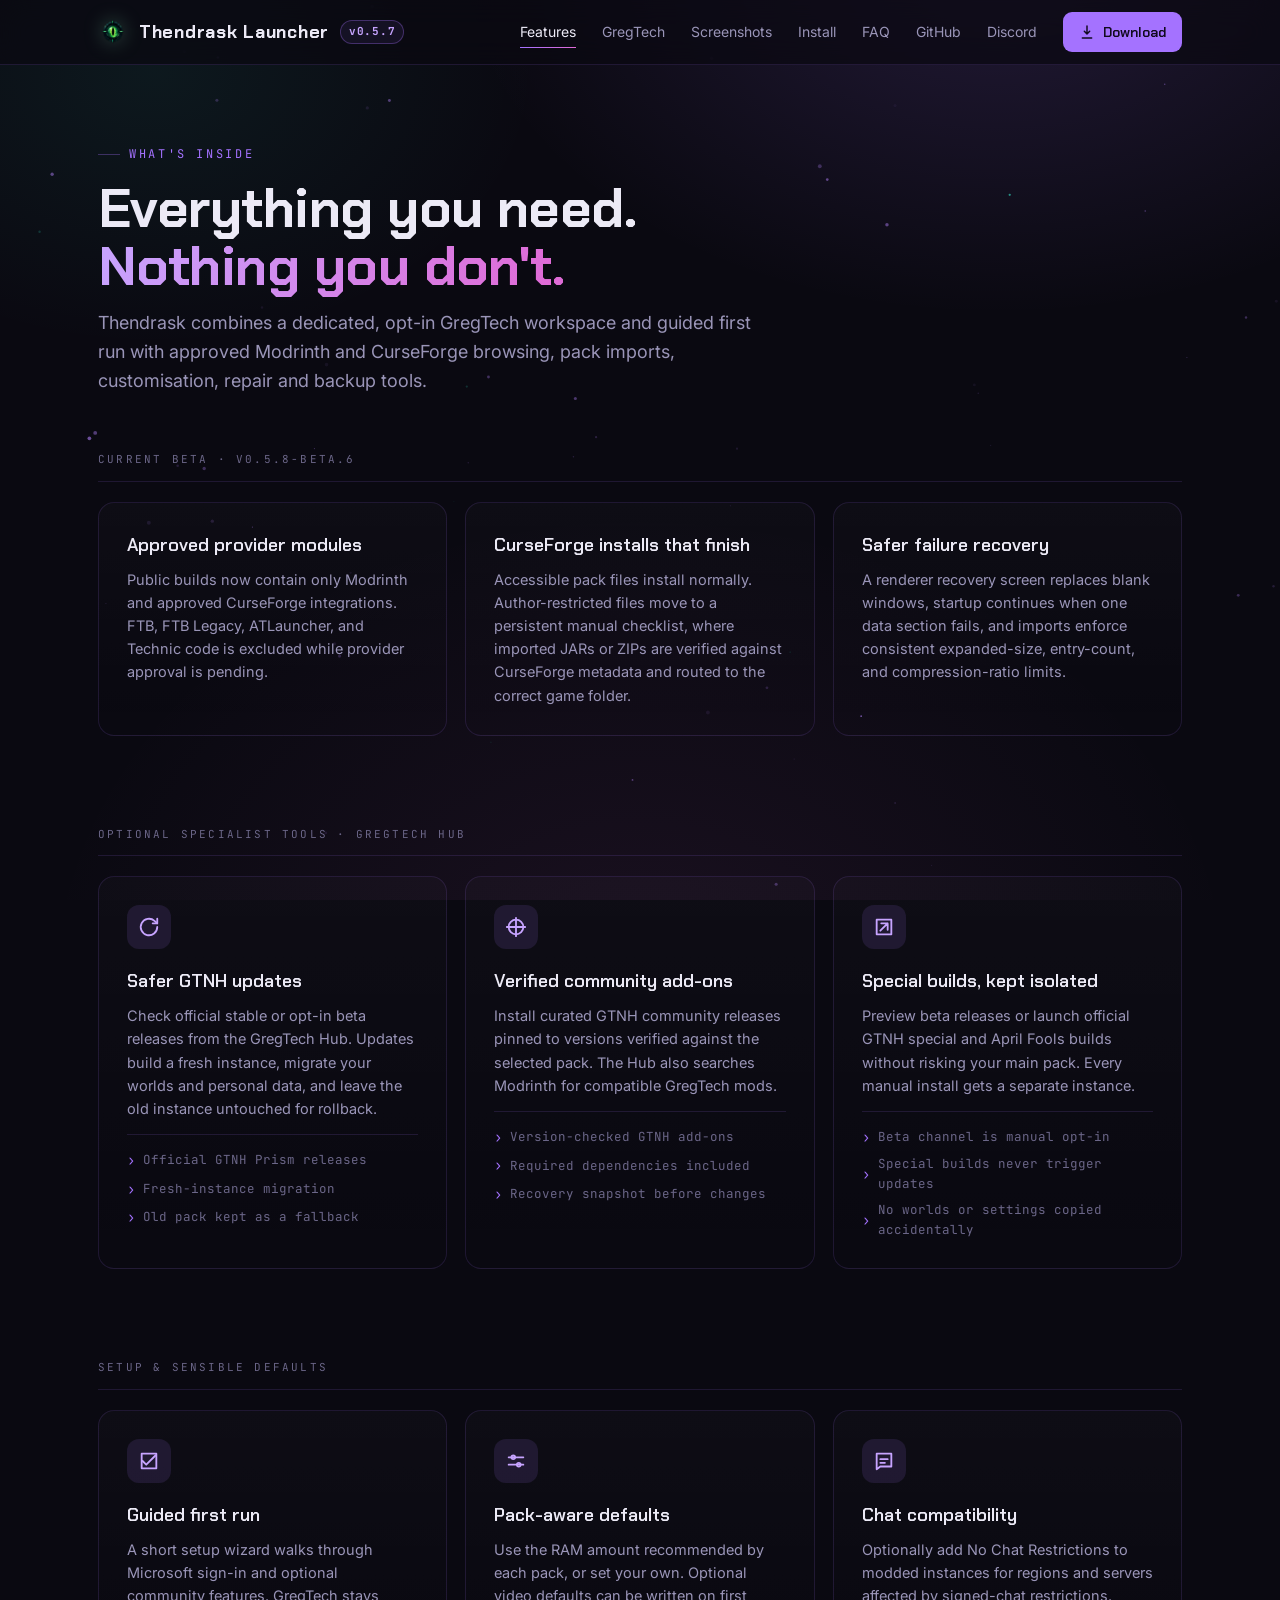
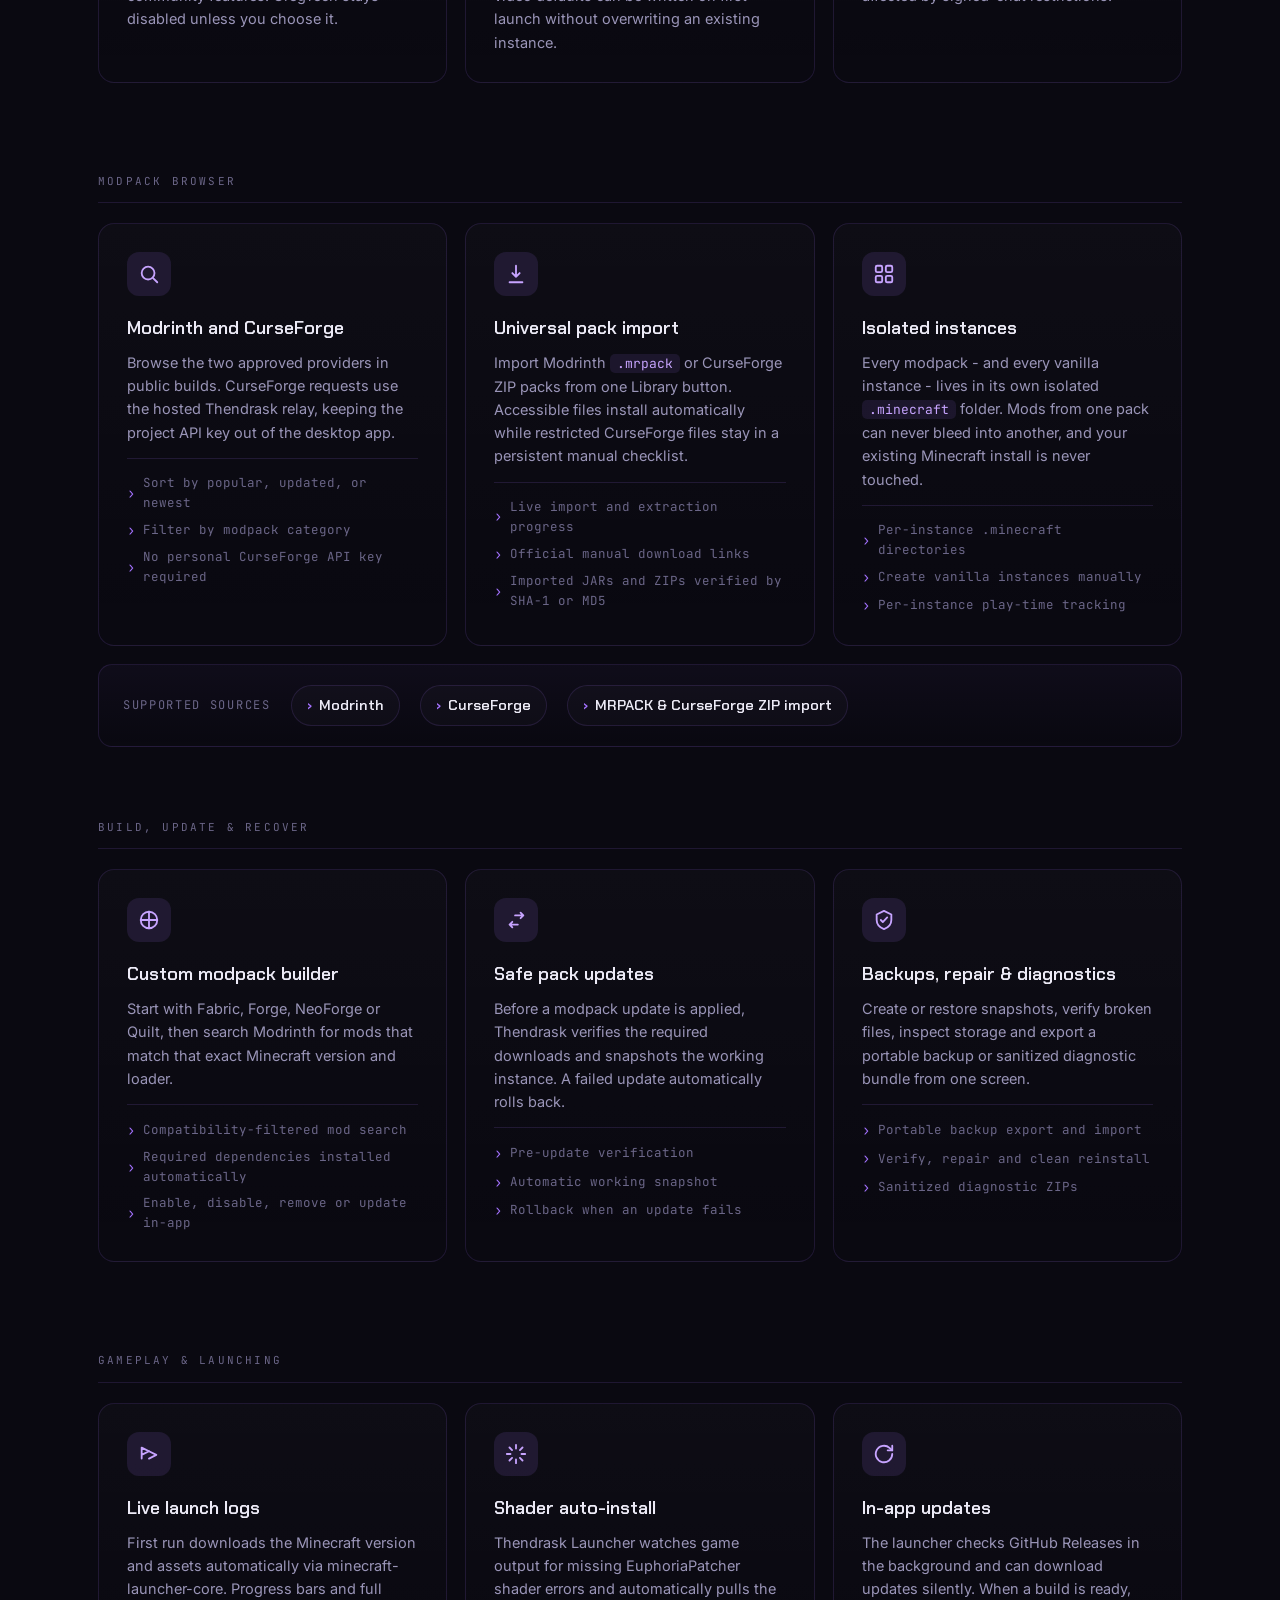
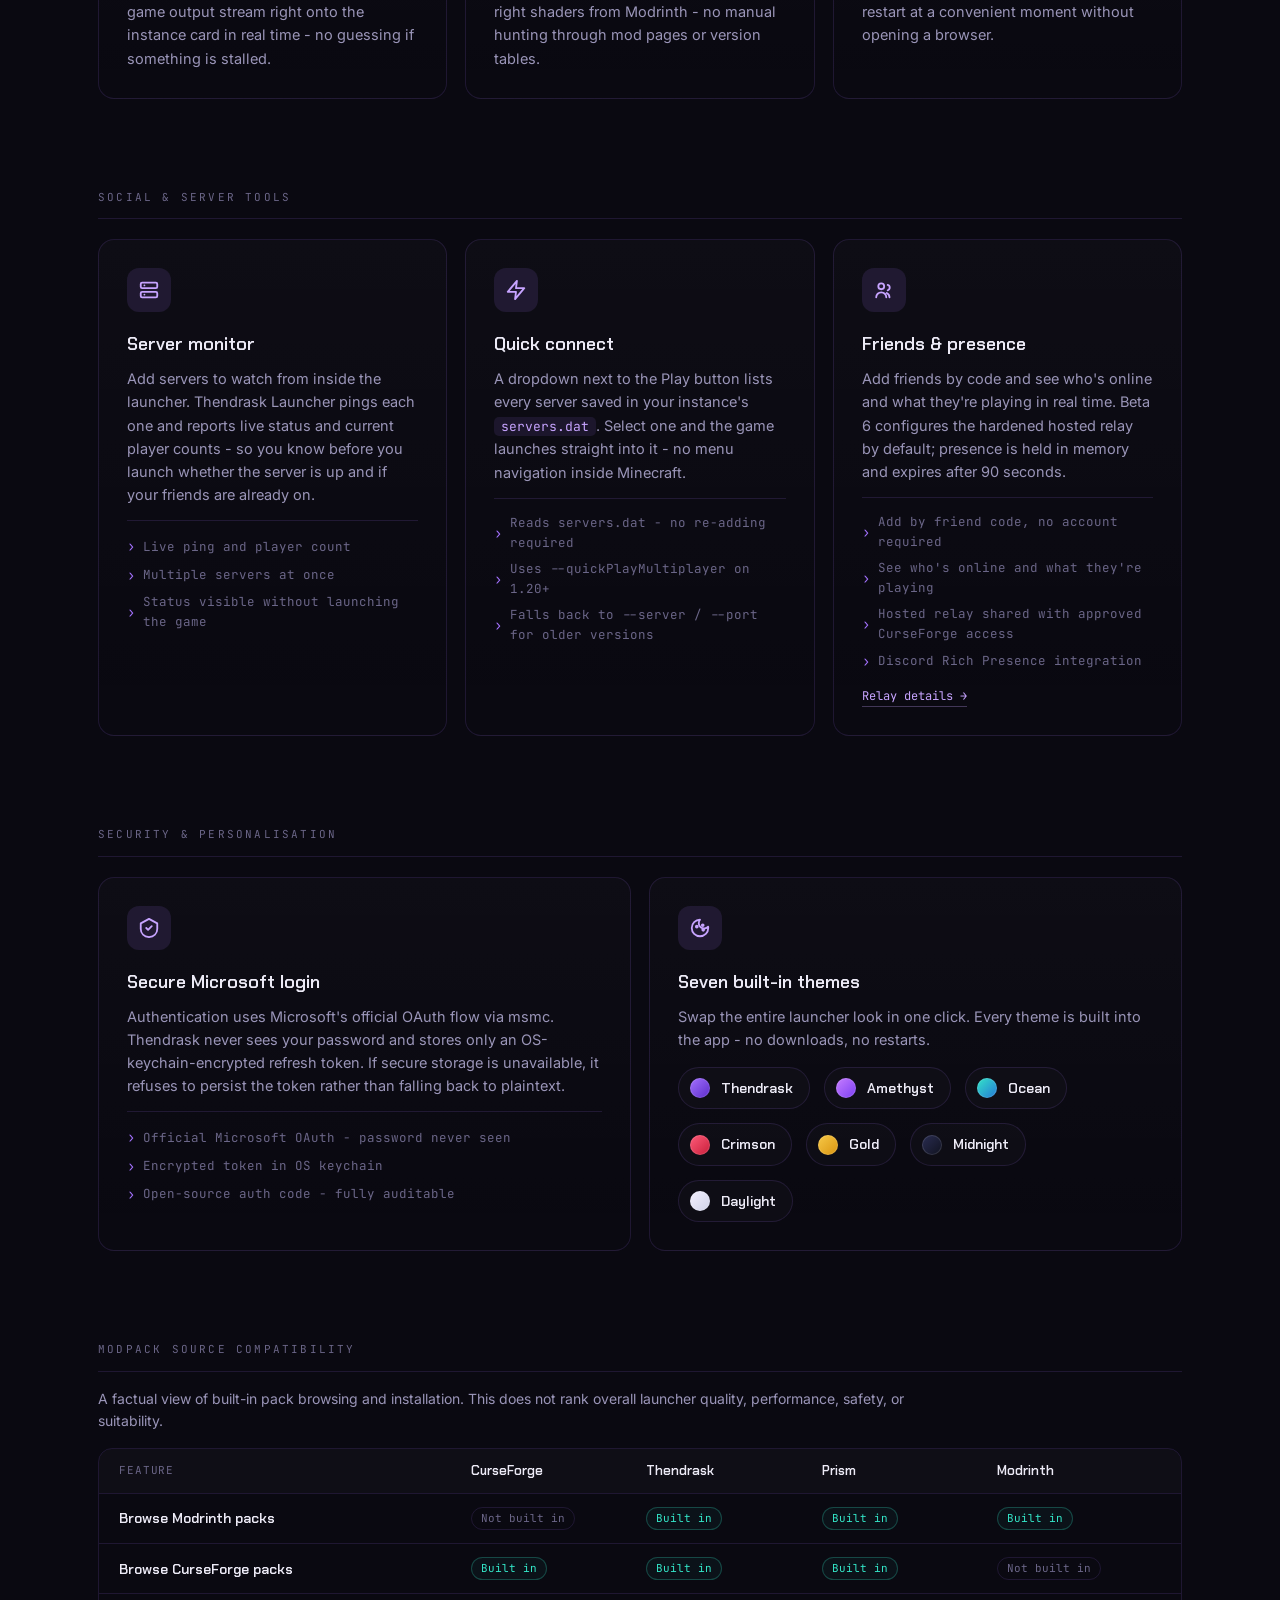
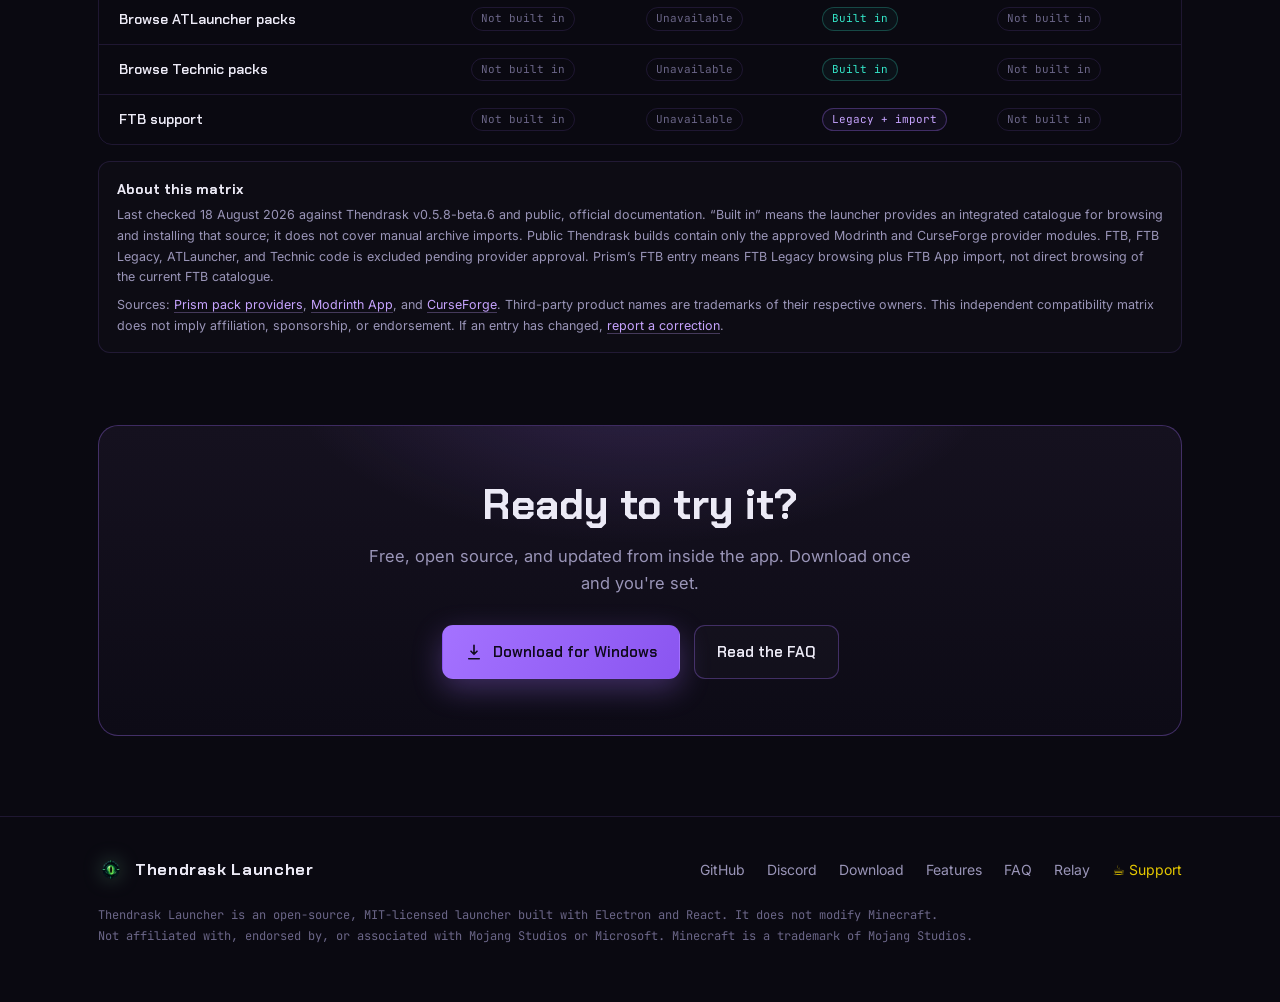
<file: features.html>
<!DOCTYPE html>
<html lang="en">
<head>
<meta charset="UTF-8" />
<meta name="viewport" content="width=device-width, initial-scale=1.0" />
<title>Features | Thendrask Launcher - Open-Source Minecraft Launcher</title>
<meta name="description" content="Explore Thendrask Launcher: Modrinth and approved CurseForge browsing, pack imports, the optional GregTech Hub, safe updates, repair and backups." />
<link rel="canonical" href="https://thendrask.org/features" />

<link rel="icon" href="assets/favicon.ico" sizes="any" />
<link rel="icon" type="image/png" sizes="96x96" href="assets/favicon-96x96.png" />
<link rel="icon" type="image/png" sizes="192x192" href="assets/favicon-192x192.png" />
<link rel="icon" type="image/png" sizes="512x512" href="assets/favicon-512x512.png" />
<link rel="apple-touch-icon" href="assets/apple-touch-icon.png" />

<meta property="og:type" content="website" />
<meta property="og:url" content="https://thendrask.org/features" />
<meta property="og:title" content="Features | Thendrask Launcher" />
<meta property="og:description" content="Build custom packs, browse Modrinth and approved CurseForge, import pack archives, and protect instances with snapshots, repair and portable backups." />
<meta property="og:image" content="https://thendrask.org/assets/og.png" />
<meta property="og:site_name" content="Thendrask Launcher" />
<meta name="twitter:card" content="summary_large_image" />
<meta name="twitter:title" content="Features | Thendrask Launcher" />
<meta name="twitter:description" content="Everything Thendrask Launcher does - and what makes it different from CurseForge and Prism." />
<meta name="twitter:image" content="https://thendrask.org/assets/og.png" />
<meta name="theme-color" content="#0A0911" />

<script>document.documentElement.classList.add('js');</script>
<link rel="preconnect" href="https://fonts.googleapis.com" />
<link rel="preconnect" href="https://fonts.gstatic.com" crossorigin />
<link href="https://fonts.googleapis.com/css2?family=Chakra+Petch:wght@500;600;700&family=Inter:wght@400;500;600&family=JetBrains+Mono:wght@400;500&display=swap" rel="stylesheet" />
<link rel="stylesheet" href="assets/site.css?v=20260727c" />

<style>
  /* ---- features-page-specific styles ---- */
  .feat-section { padding: 0 0 72px; }

  .feat-row { display: grid; grid-template-columns: 1fr 1fr; gap: 18px; margin-bottom: 18px; }
  .feat-row.three { grid-template-columns: repeat(3, 1fr); }

  .feat-card {
    border: 1px solid var(--edge); border-radius: 16px; padding: 28px;
    background: linear-gradient(180deg, rgba(255,255,255,0.018), transparent);
    transition: border-color .2s, transform .2s, background .2s;
  }
  .feat-card:hover { border-color: var(--edge-strong); transform: translateY(-3px); background: rgba(164,114,255,0.04); }
  .feat-card .ic {
    width: 44px; height: 44px; border-radius: 12px; display: grid; place-items: center;
    background: rgba(164,114,255,0.12); color: var(--ender-bright); margin-bottom: 18px;
    transition: transform .25s cubic-bezier(.2,.7,.2,1);
  }
  .feat-card:hover .ic { transform: scale(1.1) rotate(-4deg); }
  .feat-card .ic svg { width: 22px; height: 22px; }
  .feat-card h3 { font-family: var(--display); font-weight: 600; font-size: 18px; margin-bottom: 8px; }
  .feat-card p { color: var(--mist); font-size: 14.5px; line-height: 1.6; }
  .feat-card .detail { margin-top: 14px; padding-top: 14px; border-top: 1px solid var(--edge); }
  .feat-card .detail ul { list-style: none; display: flex; flex-direction: column; gap: 6px; }
  .feat-card .detail li { font-family: var(--mono); font-size: 12.5px; color: var(--mist-dim); display: flex; align-items: center; gap: 8px; }
  .feat-card .detail li::before { content: "›"; color: var(--ender); font-size: 14px; }

  .sources-strip {
    border: 1px solid var(--edge); border-radius: 14px; padding: 20px 24px;
    background: linear-gradient(180deg, rgba(164,114,255,0.04), transparent);
    display: flex; flex-wrap: wrap; align-items: center; gap: 10px 20px; margin-top: 14px;
  }
  .sources-strip .label { font-family: var(--mono); font-size: 12px; letter-spacing: 0.14em; text-transform: uppercase; color: var(--mist-dim); }

  .page-cta { margin-bottom: 80px; }

  @media (max-width: 900px) {
    .feat-row, .feat-row.three { grid-template-columns: 1fr 1fr; }
  }
  @media (max-width: 640px) {
    .feat-row, .feat-row.three { grid-template-columns: 1fr; }
  }
  @media (max-width: 560px) {
    .feat-card { padding: 22px 20px; }
  }
</style>
</head>
<body>
<div class="void-bg"></div>
<canvas id="particles"></canvas>

<header>
  <nav>
    <a href="/" class="brand">
      <img class="logo-img" src="assets/logo.png" alt="Thendrask Launcher logo" width="30" height="30" />
      Thendrask Launcher
      <span class="ver" id="ver">Latest</span>
    </a>
    <div class="nav-links" id="navlinks">
      <a href="/features" class="active">Features</a>
      <a href="#gregtech">GregTech</a>
      <a href="/#screens">Screenshots</a>
      <a href="/#install">Install</a>
      <a href="/faq">FAQ</a>
      <a href="https://github.com/Sxarlos/ThendraskLauncher" target="_blank" rel="noopener">GitHub</a>
      <a href="https://discord.gg/zzWF8nBhYD" target="_blank" rel="noopener">Discord</a>
      <a class="nav-cta" href="/download">
        <svg viewBox="0 0 24 24" width="16" height="16" fill="none" stroke="currentColor" stroke-width="2.2" stroke-linecap="round" stroke-linejoin="round"><path d="M12 3v12m0 0 4-4m-4 4-4-4M5 21h14"/></svg>
        Download
      </a>
    </div>
    <button class="nav-toggle" id="navtoggle" aria-label="Menu">
      <svg viewBox="0 0 24 24" fill="none" stroke="currentColor" stroke-width="2" stroke-linecap="round"><path d="M4 6h16M4 12h16M4 18h16"/></svg>
    </button>
  </nav>
</header>

<main>
  <section class="page-hero">
    <div class="wrap">
      <span class="eyebrow">What's inside</span>
      <h1>Everything you need.<br /><span class="accent">Nothing you don't.</span></h1>
      <p>Thendrask combines a dedicated, opt-in GregTech workspace and guided first run with approved Modrinth and CurseForge browsing, pack imports, customisation, repair and backup tools.</p>
    </div>
  </section>

  <div class="wrap">

    <!-- Current beta -->
    <div class="feat-section" id="beta">
      <div class="section-label reveal">Current beta &middot; v0.5.8-beta.6</div>
      <div class="feat-row three" data-stagger>
        <div class="feat-card glow reveal">
          <h3>Approved provider modules</h3>
          <p>Public builds now contain only Modrinth and approved CurseForge integrations. FTB, FTB Legacy, ATLauncher, and Technic code is excluded while provider approval is pending.</p>
        </div>
        <div class="feat-card glow reveal">
          <h3>CurseForge installs that finish</h3>
          <p>Accessible pack files install normally. Author-restricted files move to a persistent manual checklist, where imported JARs or ZIPs are verified against CurseForge metadata and routed to the correct game folder.</p>
        </div>
        <div class="feat-card glow reveal">
          <h3>Safer failure recovery</h3>
          <p>A renderer recovery screen replaces blank windows, startup continues when one data section fails, and imports enforce consistent expanded-size, entry-count, and compression-ratio limits.</p>
        </div>
      </div>
    </div>

    <!-- GregTech Hub -->
    <div class="feat-section" id="gregtech">
      <div class="section-label reveal">Optional specialist tools &middot; GregTech Hub</div>

      <div class="feat-row three" data-stagger>
        <div class="feat-card glow reveal">
          <div class="ic"><svg viewBox="0 0 24 24" fill="none" stroke="currentColor" stroke-width="2" stroke-linecap="round" stroke-linejoin="round"><path d="M21 12a9 9 0 1 1-3-6.7L21 8"/><path d="M21 3v5h-5"/></svg></div>
          <h3>Safer GTNH updates</h3>
          <p>Check official stable or opt-in beta releases from the GregTech Hub. Updates build a fresh instance, migrate your worlds and personal data, and leave the old instance untouched for rollback.</p>
          <div class="detail"><ul>
            <li>Official GTNH Prism releases</li>
            <li>Fresh-instance migration</li>
            <li>Old pack kept as a fallback</li>
          </ul></div>
        </div>
        <div class="feat-card glow reveal">
          <div class="ic"><svg viewBox="0 0 24 24" fill="none" stroke="currentColor" stroke-width="2" stroke-linecap="round" stroke-linejoin="round"><path d="M12 2v20M2 12h20"/><circle cx="12" cy="12" r="8"/></svg></div>
          <h3>Verified community add-ons</h3>
          <p>Install curated GTNH community releases pinned to versions verified against the selected pack. The Hub also searches Modrinth for compatible GregTech mods.</p>
          <div class="detail"><ul>
            <li>Version-checked GTNH add-ons</li>
            <li>Required dependencies included</li>
            <li>Recovery snapshot before changes</li>
          </ul></div>
        </div>
        <div class="feat-card glow reveal">
          <div class="ic"><svg viewBox="0 0 24 24" fill="none" stroke="currentColor" stroke-width="2" stroke-linecap="round" stroke-linejoin="round"><path d="M4 4h16v16H4z"/><path d="m8 16 8-8M9 8h7v7"/></svg></div>
          <h3>Special builds, kept isolated</h3>
          <p>Preview beta releases or launch official GTNH special and April Fools builds without risking your main pack. Every manual install gets a separate instance.</p>
          <div class="detail"><ul>
            <li>Beta channel is manual opt-in</li>
            <li>Special builds never trigger updates</li>
            <li>No worlds or settings copied accidentally</li>
          </ul></div>
        </div>
      </div>
    </div>

    <!-- Setup and defaults -->
    <div class="feat-section">
      <div class="section-label reveal">Setup &amp; sensible defaults</div>
      <div class="feat-row three" data-stagger>
        <div class="feat-card glow reveal">
          <div class="ic"><svg viewBox="0 0 24 24" fill="none" stroke="currentColor" stroke-width="2" stroke-linecap="round" stroke-linejoin="round"><path d="M5 12l4 4L19 6"/><path d="M4 4h16v16H4z"/></svg></div>
          <h3>Guided first run</h3>
          <p>A short setup wizard walks through Microsoft sign-in and optional community features. GregTech stays disabled unless you choose it.</p>
        </div>
        <div class="feat-card glow reveal">
          <div class="ic"><svg viewBox="0 0 24 24" fill="none" stroke="currentColor" stroke-width="2" stroke-linecap="round" stroke-linejoin="round"><path d="M4 8h16M4 16h16"/><circle cx="9" cy="8" r="2"/><circle cx="15" cy="16" r="2"/></svg></div>
          <h3>Pack-aware defaults</h3>
          <p>Use the RAM amount recommended by each pack, or set your own. Optional video defaults can be written on first launch without overwriting an existing instance.</p>
        </div>
        <div class="feat-card glow reveal">
          <div class="ic"><svg viewBox="0 0 24 24" fill="none" stroke="currentColor" stroke-width="2" stroke-linecap="round" stroke-linejoin="round"><path d="M8 10h8M8 14h5"/><path d="M4 4h16v14H8l-4 3z"/></svg></div>
          <h3>Chat compatibility</h3>
          <p>Optionally add No Chat Restrictions to modded instances for regions and servers affected by signed-chat restrictions.</p>
        </div>
      </div>
    </div>

    <!-- Modpack browser -->
    <div class="feat-section">
      <div class="section-label reveal">Modpack browser</div>

      <div class="feat-row three" data-stagger>
        <div class="feat-card glow reveal">
          <div class="ic"><svg viewBox="0 0 24 24" fill="none" stroke="currentColor" stroke-width="2" stroke-linecap="round" stroke-linejoin="round"><circle cx="11" cy="11" r="7"/><path d="m21 21-4.3-4.3"/></svg></div>
          <h3>Modrinth and CurseForge</h3>
          <p>Browse the two approved providers in public builds. CurseForge requests use the hosted Thendrask relay, keeping the project API key out of the desktop app.</p>
          <div class="detail">
            <ul>
              <li>Sort by popular, updated, or newest</li>
              <li>Filter by modpack category</li>
              <li>No personal CurseForge API key required</li>
            </ul>
          </div>
        </div>
        <div class="feat-card glow reveal">
          <div class="ic"><svg viewBox="0 0 24 24" fill="none" stroke="currentColor" stroke-width="2" stroke-linecap="round" stroke-linejoin="round"><path d="M12 3v12m0 0 4-4m-4 4-4-4M5 21h14"/></svg></div>
          <h3>Universal pack import</h3>
          <p>Import Modrinth <code class="inline">.mrpack</code> or CurseForge ZIP packs from one Library button. Accessible files install automatically while restricted CurseForge files stay in a persistent manual checklist.</p>
          <div class="detail">
            <ul>
              <li>Live import and extraction progress</li>
              <li>Official manual download links</li>
              <li>Imported JARs and ZIPs verified by SHA-1 or MD5</li>
            </ul>
          </div>
        </div>
        <div class="feat-card glow reveal">
          <div class="ic"><svg viewBox="0 0 24 24" fill="none" stroke="currentColor" stroke-width="2" stroke-linecap="round" stroke-linejoin="round"><rect x="3" y="3" width="7" height="7" rx="1.5"/><rect x="14" y="3" width="7" height="7" rx="1.5"/><rect x="3" y="14" width="7" height="7" rx="1.5"/><rect x="14" y="14" width="7" height="7" rx="1.5"/></svg></div>
          <h3>Isolated instances</h3>
          <p>Every modpack - and every vanilla instance - lives in its own isolated <code class="inline">.minecraft</code> folder. Mods from one pack can never bleed into another, and your existing Minecraft install is never touched.</p>
          <div class="detail">
            <ul>
              <li>Per-instance .minecraft directories</li>
              <li>Create vanilla instances manually</li>
              <li>Per-instance play-time tracking</li>
            </ul>
          </div>
        </div>
      </div>

      <div class="sources-strip reveal">
        <span class="label">Supported sources</span>
        <span class="chip"><span class="d">›</span>Modrinth</span>
        <span class="chip"><span class="d">›</span>CurseForge</span>
        <span class="chip"><span class="d">›</span>MRPACK &amp; CurseForge ZIP import</span>
      </div>
    </div>

    <!-- Build, update and recover -->
    <div class="feat-section">
      <div class="section-label reveal">Build, update &amp; recover</div>

      <div class="feat-row three" data-stagger>
        <div class="feat-card glow reveal">
          <div class="ic"><svg viewBox="0 0 24 24" fill="none" stroke="currentColor" stroke-width="2" stroke-linecap="round" stroke-linejoin="round"><path d="M12 3v18M3 12h18"/><circle cx="12" cy="12" r="9"/></svg></div>
          <h3>Custom modpack builder</h3>
          <p>Start with Fabric, Forge, NeoForge or Quilt, then search Modrinth for mods that match that exact Minecraft version and loader.</p>
          <div class="detail">
            <ul>
              <li>Compatibility-filtered mod search</li>
              <li>Required dependencies installed automatically</li>
              <li>Enable, disable, remove or update in-app</li>
            </ul>
          </div>
        </div>
        <div class="feat-card glow reveal">
          <div class="ic"><svg viewBox="0 0 24 24" fill="none" stroke="currentColor" stroke-width="2" stroke-linecap="round" stroke-linejoin="round"><path d="M20 7h-9M14 17H5M17 4l3 3-3 3M8 14l-3 3 3 3"/></svg></div>
          <h3>Safe pack updates</h3>
          <p>Before a modpack update is applied, Thendrask verifies the required downloads and snapshots the working instance. A failed update automatically rolls back.</p>
          <div class="detail">
            <ul>
              <li>Pre-update verification</li>
              <li>Automatic working snapshot</li>
              <li>Rollback when an update fails</li>
            </ul>
          </div>
        </div>
        <div class="feat-card glow reveal">
          <div class="ic"><svg viewBox="0 0 24 24" fill="none" stroke="currentColor" stroke-width="2" stroke-linecap="round" stroke-linejoin="round"><path d="M12 2 4 6v6c0 5 3.4 8.2 8 10 4.6-1.8 8-5 8-10V6z"/><path d="m8.5 12 2.2 2.2 4.8-5"/></svg></div>
          <h3>Backups, repair &amp; diagnostics</h3>
          <p>Create or restore snapshots, verify broken files, inspect storage and export a portable backup or sanitized diagnostic bundle from one screen.</p>
          <div class="detail">
            <ul>
              <li>Portable backup export and import</li>
              <li>Verify, repair and clean reinstall</li>
              <li>Sanitized diagnostic ZIPs</li>
            </ul>
          </div>
        </div>
      </div>
    </div>

    <!-- Gameplay -->
    <div class="feat-section">
      <div class="section-label reveal">Gameplay &amp; launching</div>

      <div class="feat-row three" data-stagger>
        <div class="feat-card glow reveal">
          <div class="ic"><svg viewBox="0 0 24 24" fill="none" stroke="currentColor" stroke-width="2" stroke-linecap="round" stroke-linejoin="round"><path d="M4 17V5l8 4-8 4"/><path d="M12 9l8 4-8 4"/></svg></div>
          <h3>Live launch logs</h3>
          <p>First run downloads the Minecraft version and assets automatically via minecraft-launcher-core. Progress bars and full game output stream right onto the instance card in real time - no guessing if something is stalled.</p>
        </div>
        <div class="feat-card glow reveal">
          <div class="ic"><svg viewBox="0 0 24 24" fill="none" stroke="currentColor" stroke-width="2" stroke-linecap="round" stroke-linejoin="round"><path d="M12 2v4M12 18v4M4.9 4.9l2.8 2.8M16.3 16.3l2.8 2.8M2 12h4M18 12h4M4.9 19.1l2.8-2.8M16.3 7.7l2.8-2.8"/></svg></div>
          <h3>Shader auto-install</h3>
          <p>Thendrask Launcher watches game output for missing EuphoriaPatcher shader errors and automatically pulls the right shaders from Modrinth - no manual hunting through mod pages or version tables.</p>
        </div>
        <div class="feat-card glow reveal">
          <div class="ic"><svg viewBox="0 0 24 24" fill="none" stroke="currentColor" stroke-width="2" stroke-linecap="round" stroke-linejoin="round"><path d="M21 12a9 9 0 1 1-3-6.7L21 8"/><path d="M21 3v5h-5"/></svg></div>
          <h3>In-app updates</h3>
          <p>The launcher checks GitHub Releases in the background and can download updates silently. When a build is ready, restart at a convenient moment without opening a browser.</p>
        </div>
      </div>
    </div>

    <!-- Social & monitoring -->
    <div class="feat-section">
      <div class="section-label reveal">Social &amp; server tools</div>

      <div class="feat-row three" data-stagger>
        <div class="feat-card glow reveal">
          <div class="ic"><svg viewBox="0 0 24 24" fill="none" stroke="currentColor" stroke-width="2" stroke-linecap="round" stroke-linejoin="round"><rect x="3" y="4" width="18" height="6" rx="1.5"/><rect x="3" y="14" width="18" height="6" rx="1.5"/><path d="M7 7h.01M7 17h.01"/></svg></div>
          <h3>Server monitor</h3>
          <p>Add servers to watch from inside the launcher. Thendrask Launcher pings each one and reports live status and current player counts - so you know before you launch whether the server is up and if your friends are already on.</p>
          <div class="detail">
            <ul>
              <li>Live ping and player count</li>
              <li>Multiple servers at once</li>
              <li>Status visible without launching the game</li>
            </ul>
          </div>
        </div>
        <div class="feat-card glow reveal">
          <div class="ic"><svg viewBox="0 0 24 24" fill="none" stroke="currentColor" stroke-width="2" stroke-linecap="round" stroke-linejoin="round"><path d="M13 2 3 14h9l-1 8 10-12h-9l1-8z"/></svg></div>
          <h3>Quick connect</h3>
          <p>A dropdown next to the Play button lists every server saved in your instance's <code class="inline">servers.dat</code>. Select one and the game launches straight into it - no menu navigation inside Minecraft.</p>
          <div class="detail">
            <ul>
              <li>Reads servers.dat - no re-adding required</li>
              <li>Uses --quickPlayMultiplayer on 1.20+</li>
              <li>Falls back to --server / --port for older versions</li>
            </ul>
          </div>
        </div>
        <div class="feat-card glow reveal">
          <div class="ic"><svg viewBox="0 0 24 24" fill="none" stroke="currentColor" stroke-width="2" stroke-linecap="round" stroke-linejoin="round"><circle cx="9" cy="8" r="3.2"/><path d="M3.5 20a5.5 5.5 0 0 1 11 0M16 6.5a3 3 0 0 1 0 5.8M18 20a5.3 5.3 0 0 0-3-4.7"/></svg></div>
          <h3>Friends &amp; presence</h3>
          <p>Add friends by code and see who's online and what they're playing in real time. Beta 6 configures the hardened hosted relay by default; presence is held in memory and expires after 90 seconds.</p>
          <div class="detail">
            <ul>
              <li>Add by friend code, no account required</li>
              <li>See who's online and what they're playing</li>
              <li>Hosted relay shared with approved CurseForge access</li>
              <li>Discord Rich Presence integration</li>
            </ul>
            <a href="/selfhost" class="arrow-link" style="display:inline-flex;align-items:center;gap:6px;margin-top:14px;font-family:var(--mono);font-size:12px;font-weight:400;">Relay details →</a>
          </div>
        </div>
      </div>
    </div>

    <!-- Security & personalisation -->
    <div class="feat-section">
      <div class="section-label reveal">Security &amp; personalisation</div>

      <div class="feat-row" data-stagger>
        <div class="feat-card glow reveal">
          <div class="ic"><svg viewBox="0 0 24 24" fill="none" stroke="currentColor" stroke-width="2" stroke-linecap="round" stroke-linejoin="round"><path d="M12 2 3 7v6c0 5 3.8 8.3 9 9 5.2-.7 9-4 9-9V7z"/><path d="m9 12 2 2 4-4"/></svg></div>
          <h3>Secure Microsoft login</h3>
          <p>Authentication uses Microsoft's official OAuth flow via msmc. Thendrask never sees your password and stores only an OS-keychain-encrypted refresh token. If secure storage is unavailable, it refuses to persist the token rather than falling back to plaintext.</p>
          <div class="detail">
            <ul>
              <li>Official Microsoft OAuth - password never seen</li>
              <li>Encrypted token in OS keychain</li>
              <li>Open-source auth code - fully auditable</li>
            </ul>
          </div>
        </div>
        <div class="feat-card glow reveal">
          <div class="ic"><svg viewBox="0 0 24 24" fill="none" stroke="currentColor" stroke-width="2" stroke-linecap="round" stroke-linejoin="round"><path d="M12 3a9 9 0 1 0 9 9c0-.5 0-1-.1-1.5A4.5 4.5 0 0 1 12 3z"/><circle cx="8.5" cy="10.5" r="1"/><circle cx="15" cy="9" r="1"/><circle cx="15.5" cy="14" r="1"/></svg></div>
          <h3>Seven built-in themes</h3>
          <p>Swap the entire launcher look in one click. Every theme is built into the app - no downloads, no restarts.</p>
          <div class="themes-row" style="margin-top:16px;">
            <div class="theme"><span class="swatch" style="background:linear-gradient(135deg,#A472FF,#5b2bc9)"></span><span>Thendrask</span></div>
            <div class="theme"><span class="swatch" style="background:linear-gradient(135deg,#C77DFF,#7b3ff2)"></span><span>Amethyst</span></div>
            <div class="theme"><span class="swatch" style="background:linear-gradient(135deg,#34E5C8,#2477d6)"></span><span>Ocean</span></div>
            <div class="theme"><span class="swatch" style="background:linear-gradient(135deg,#FF5C7A,#c81e3a)"></span><span>Crimson</span></div>
            <div class="theme"><span class="swatch" style="background:linear-gradient(135deg,#F7C948,#d99410)"></span><span>Gold</span></div>
            <div class="theme"><span class="swatch" style="background:linear-gradient(135deg,#2a2d52,#10121f)"></span><span>Midnight</span></div>
            <div class="theme"><span class="swatch" style="background:linear-gradient(135deg,#f4f1ff,#cfd2e8)"></span><span>Daylight</span></div>
          </div>
        </div>
      </div>
    </div>

    <!-- Comparison -->
    <div class="feat-section" id="comparison">
      <div class="section-label reveal">Modpack source compatibility</div>
      <p class="cmp-intro reveal">A factual view of built-in pack browsing and installation. This does not rank overall launcher quality, performance, safety, or suitability.</p>
      <div class="cmp-table reveal" style="margin-top:14px;">
        <div class="cmp-row cmp-head">
          <span>Feature</span>
          <span>CurseForge</span>
          <span>Thendrask</span>
          <span>Prism</span>
          <span>Modrinth</span>
        </div>
        <div class="cmp-row" hidden>
          <span class="cmp-feat">Free to use</span>
          <span class="cmp-good"><svg viewBox="0 0 24 24" fill="none" stroke="currentColor" stroke-width="2.5" stroke-linecap="round" stroke-linejoin="round"><path d="m5 12 5 5L19 7"/></svg> Yes</span>
          <span class="cmp-good"><svg viewBox="0 0 24 24" fill="none" stroke="currentColor" stroke-width="2.5" stroke-linecap="round" stroke-linejoin="round"><path d="m5 12 5 5L19 7"/></svg> Yes</span>
          <span class="cmp-good"><svg viewBox="0 0 24 24" fill="none" stroke="currentColor" stroke-width="2.5" stroke-linecap="round" stroke-linejoin="round"><path d="m5 12 5 5L19 7"/></svg> Yes</span>
          <span class="cmp-good"><svg viewBox="0 0 24 24" fill="none" stroke="currentColor" stroke-width="2.5" stroke-linecap="round" stroke-linejoin="round"><path d="m5 12 5 5L19 7"/></svg> Yes</span>
        </div>
        <div class="cmp-row" hidden>
          <span class="cmp-feat">Open source</span>
          <span class="cmp-bad"><svg viewBox="0 0 24 24" fill="none" stroke="currentColor" stroke-width="2.5" stroke-linecap="round"><path d="M18 6 6 18M6 6l12 12"/></svg> No</span>
          <span class="cmp-good"><svg viewBox="0 0 24 24" fill="none" stroke="currentColor" stroke-width="2.5" stroke-linecap="round" stroke-linejoin="round"><path d="m5 12 5 5L19 7"/></svg> MIT</span>
          <span class="cmp-good"><svg viewBox="0 0 24 24" fill="none" stroke="currentColor" stroke-width="2.5" stroke-linecap="round" stroke-linejoin="round"><path d="m5 12 5 5L19 7"/></svg> GPL</span>
          <span class="cmp-good"><svg viewBox="0 0 24 24" fill="none" stroke="currentColor" stroke-width="2.5" stroke-linecap="round" stroke-linejoin="round"><path d="m5 12 5 5L19 7"/></svg> Yes</span>
        </div>
        <div class="cmp-row" hidden>
          <span class="cmp-feat">Ads in launcher</span>
          <span class="cmp-bad"><svg viewBox="0 0 24 24" fill="none" stroke="currentColor" stroke-width="2.5" stroke-linecap="round"><path d="M18 6 6 18M6 6l12 12"/></svg> Yes</span>
          <span class="cmp-good"><svg viewBox="0 0 24 24" fill="none" stroke="currentColor" stroke-width="2.5" stroke-linecap="round" stroke-linejoin="round"><path d="m5 12 5 5L19 7"/></svg> No</span>
          <span class="cmp-good"><svg viewBox="0 0 24 24" fill="none" stroke="currentColor" stroke-width="2.5" stroke-linecap="round" stroke-linejoin="round"><path d="m5 12 5 5L19 7"/></svg> No</span>
          <span class="cmp-bad"><svg viewBox="0 0 24 24" fill="none" stroke="currentColor" stroke-width="2.5" stroke-linecap="round"><path d="M18 6 6 18M6 6l12 12"/></svg> Yes</span>
        </div>
        <div class="cmp-row">
          <span class="cmp-feat">Browse Modrinth packs</span>
          <span class="cmp-none">Not built in</span>
          <span class="cmp-support">Built in</span>
          <span class="cmp-support">Built in</span>
          <span class="cmp-support">Built in</span>
        </div>
        <div class="cmp-row">
          <span class="cmp-feat">Browse CurseForge packs</span>
          <span class="cmp-support">Built in</span>
          <span class="cmp-support">Built in</span>
          <span class="cmp-support">Built in</span>
          <span class="cmp-none">Not built in</span>
        </div>
        <div class="cmp-row">
          <span class="cmp-feat">Browse ATLauncher packs</span>
          <span class="cmp-none">Not built in</span>
          <span class="cmp-none">Unavailable</span>
          <span class="cmp-support">Built in</span>
          <span class="cmp-none">Not built in</span>
        </div>
        <div class="cmp-row">
          <span class="cmp-feat">Browse Technic packs</span>
          <span class="cmp-none">Not built in</span>
          <span class="cmp-none">Unavailable</span>
          <span class="cmp-support">Built in</span>
          <span class="cmp-none">Not built in</span>
        </div>
        <div class="cmp-row">
          <span class="cmp-feat">FTB support</span>
          <span class="cmp-none">Not built in</span>
          <span class="cmp-none">Unavailable</span>
          <span class="cmp-partial">Legacy + import</span>
          <span class="cmp-none">Not built in</span>
        </div>
        <div class="cmp-row" hidden>
          <span class="cmp-feat">Server monitor</span>
          <span class="cmp-bad"><svg viewBox="0 0 24 24" fill="none" stroke="currentColor" stroke-width="2.5" stroke-linecap="round"><path d="M18 6 6 18M6 6l12 12"/></svg> No</span>
          <span class="cmp-good"><svg viewBox="0 0 24 24" fill="none" stroke="currentColor" stroke-width="2.5" stroke-linecap="round" stroke-linejoin="round"><path d="m5 12 5 5L19 7"/></svg> Yes</span>
          <span class="cmp-bad"><svg viewBox="0 0 24 24" fill="none" stroke="currentColor" stroke-width="2.5" stroke-linecap="round"><path d="M18 6 6 18M6 6l12 12"/></svg> No</span>
        </div>
        <div class="cmp-row" hidden>
          <span class="cmp-feat">Quick connect to server</span>
          <span class="cmp-bad"><svg viewBox="0 0 24 24" fill="none" stroke="currentColor" stroke-width="2.5" stroke-linecap="round"><path d="M18 6 6 18M6 6l12 12"/></svg> No</span>
          <span class="cmp-good"><svg viewBox="0 0 24 24" fill="none" stroke="currentColor" stroke-width="2.5" stroke-linecap="round" stroke-linejoin="round"><path d="m5 12 5 5L19 7"/></svg> Yes</span>
          <span class="cmp-bad"><svg viewBox="0 0 24 24" fill="none" stroke="currentColor" stroke-width="2.5" stroke-linecap="round"><path d="M18 6 6 18M6 6l12 12"/></svg> No</span>
        </div>
        <div class="cmp-row" hidden>
          <span class="cmp-feat">Friends &amp; presence</span>
          <span class="cmp-bad"><svg viewBox="0 0 24 24" fill="none" stroke="currentColor" stroke-width="2.5" stroke-linecap="round"><path d="M18 6 6 18M6 6l12 12"/></svg> No</span>
          <span class="cmp-good"><svg viewBox="0 0 24 24" fill="none" stroke="currentColor" stroke-width="2.5" stroke-linecap="round" stroke-linejoin="round"><path d="m5 12 5 5L19 7"/></svg> Yes</span>
          <span class="cmp-bad"><svg viewBox="0 0 24 24" fill="none" stroke="currentColor" stroke-width="2.5" stroke-linecap="round"><path d="M18 6 6 18M6 6l12 12"/></svg> No</span>
        </div>
        <div class="cmp-row" hidden>
          <span class="cmp-feat">Discord Rich Presence</span>
          <span class="cmp-bad"><svg viewBox="0 0 24 24" fill="none" stroke="currentColor" stroke-width="2.5" stroke-linecap="round"><path d="M18 6 6 18M6 6l12 12"/></svg> No</span>
          <span class="cmp-good"><svg viewBox="0 0 24 24" fill="none" stroke="currentColor" stroke-width="2.5" stroke-linecap="round" stroke-linejoin="round"><path d="m5 12 5 5L19 7"/></svg> Yes</span>
          <span class="cmp-bad"><svg viewBox="0 0 24 24" fill="none" stroke="currentColor" stroke-width="2.5" stroke-linecap="round"><path d="M18 6 6 18M6 6l12 12"/></svg> No</span>
        </div>
        <div class="cmp-row" hidden>
          <span class="cmp-feat">Shader auto-install</span>
          <span class="cmp-bad"><svg viewBox="0 0 24 24" fill="none" stroke="currentColor" stroke-width="2.5" stroke-linecap="round"><path d="M18 6 6 18M6 6l12 12"/></svg> No</span>
          <span class="cmp-good"><svg viewBox="0 0 24 24" fill="none" stroke="currentColor" stroke-width="2.5" stroke-linecap="round" stroke-linejoin="round"><path d="m5 12 5 5L19 7"/></svg> Yes</span>
          <span class="cmp-bad"><svg viewBox="0 0 24 24" fill="none" stroke="currentColor" stroke-width="2.5" stroke-linecap="round"><path d="M18 6 6 18M6 6l12 12"/></svg> No</span>
        </div>
        <div class="cmp-row" hidden>
          <span class="cmp-feat">Built-in themes</span>
          <span class="cmp-mid">1</span>
          <span class="cmp-good"><svg viewBox="0 0 24 24" fill="none" stroke="currentColor" stroke-width="2.5" stroke-linecap="round" stroke-linejoin="round"><path d="m5 12 5 5L19 7"/></svg> 7</span>
          <span class="cmp-mid">Several</span>
        </div>
      </div>
      <div class="comparison-disclosure reveal">
        <strong>About this matrix</strong>
        <p>Last checked 18 August 2026 against Thendrask v0.5.8-beta.6 and public, official documentation. “Built in” means the launcher provides an integrated catalogue for browsing and installing that source; it does not cover manual archive imports. Public Thendrask builds contain only the approved Modrinth and CurseForge provider modules. FTB, FTB Legacy, ATLauncher, and Technic code is excluded pending provider approval. Prism’s FTB entry means FTB Legacy browsing plus FTB App import, not direct browsing of the current FTB catalogue.</p>
        <p>Sources: <a class="link" href="https://prismlauncher.org/wiki/getting-started/download-modpacks/" target="_blank" rel="noopener">Prism pack providers</a>, <a class="link" href="https://modrinth.com/app/" target="_blank" rel="noopener">Modrinth App</a>, and <a class="link" href="https://support.curseforge.com/support/solutions/articles/9000218572-minecraft-getting-started" target="_blank" rel="noopener">CurseForge</a>. Third-party product names are trademarks of their respective owners. This independent compatibility matrix does not imply affiliation, sponsorship, or endorsement. If an entry has changed, <a class="link" href="https://github.com/Sxarlos/ThendraskLauncherSite/issues/new" target="_blank" rel="noopener">report a correction</a>.</p>
      </div>
    </div>

    <!-- CTA -->
    <div class="big-cta page-cta reveal">
      <h2>Ready to try it?</h2>
      <p>Free, open source, and updated from inside the app. Download once and you're set.</p>
      <div class="cta-row">
        <a class="btn btn-primary" href="/download">
          <svg viewBox="0 0 24 24" fill="none" stroke="currentColor" stroke-width="2.2" stroke-linecap="round" stroke-linejoin="round"><path d="M12 3v12m0 0 4-4m-4 4-4-4M5 21h14"/></svg>
          Download for Windows
        </a>
        <a class="btn btn-ghost" href="/faq">Read the FAQ</a>
      </div>
    </div>

  </div>
</main>

<footer>
  <div class="wrap">
    <div class="foot">
      <a href="/" class="brand">
        <img class="logo-img" src="assets/logo.png" alt="" width="26" height="26" />
        Thendrask Launcher
      </a>
      <div class="foot-links">
        <a href="https://github.com/Sxarlos/ThendraskLauncher" target="_blank" rel="noopener">GitHub</a>
        <a href="https://discord.gg/zzWF8nBhYD" target="_blank" rel="noopener">Discord</a>
        <a href="/download">Download</a>
        <a href="/features">Features</a>
        <a href="/faq">FAQ</a>
        <a href="/selfhost">Relay</a>
        <a href="https://buymeacoffee.com/sxarlos" target="_blank" rel="noopener" style="color:#e6c800;">☕ Support</a>
      </div>
    </div>
    <p class="disclaimer">
      Thendrask Launcher is an open-source, MIT-licensed launcher built with Electron and React. It does not modify Minecraft.<br />
      Not affiliated with, endorsed by, or associated with Mojang Studios or Microsoft. Minecraft is a trademark of Mojang Studios.
    </p>
  </div>
</footer>

<script type="module" src="assets/site.js?v=20260818"></script>
</body>
</html>
</file>
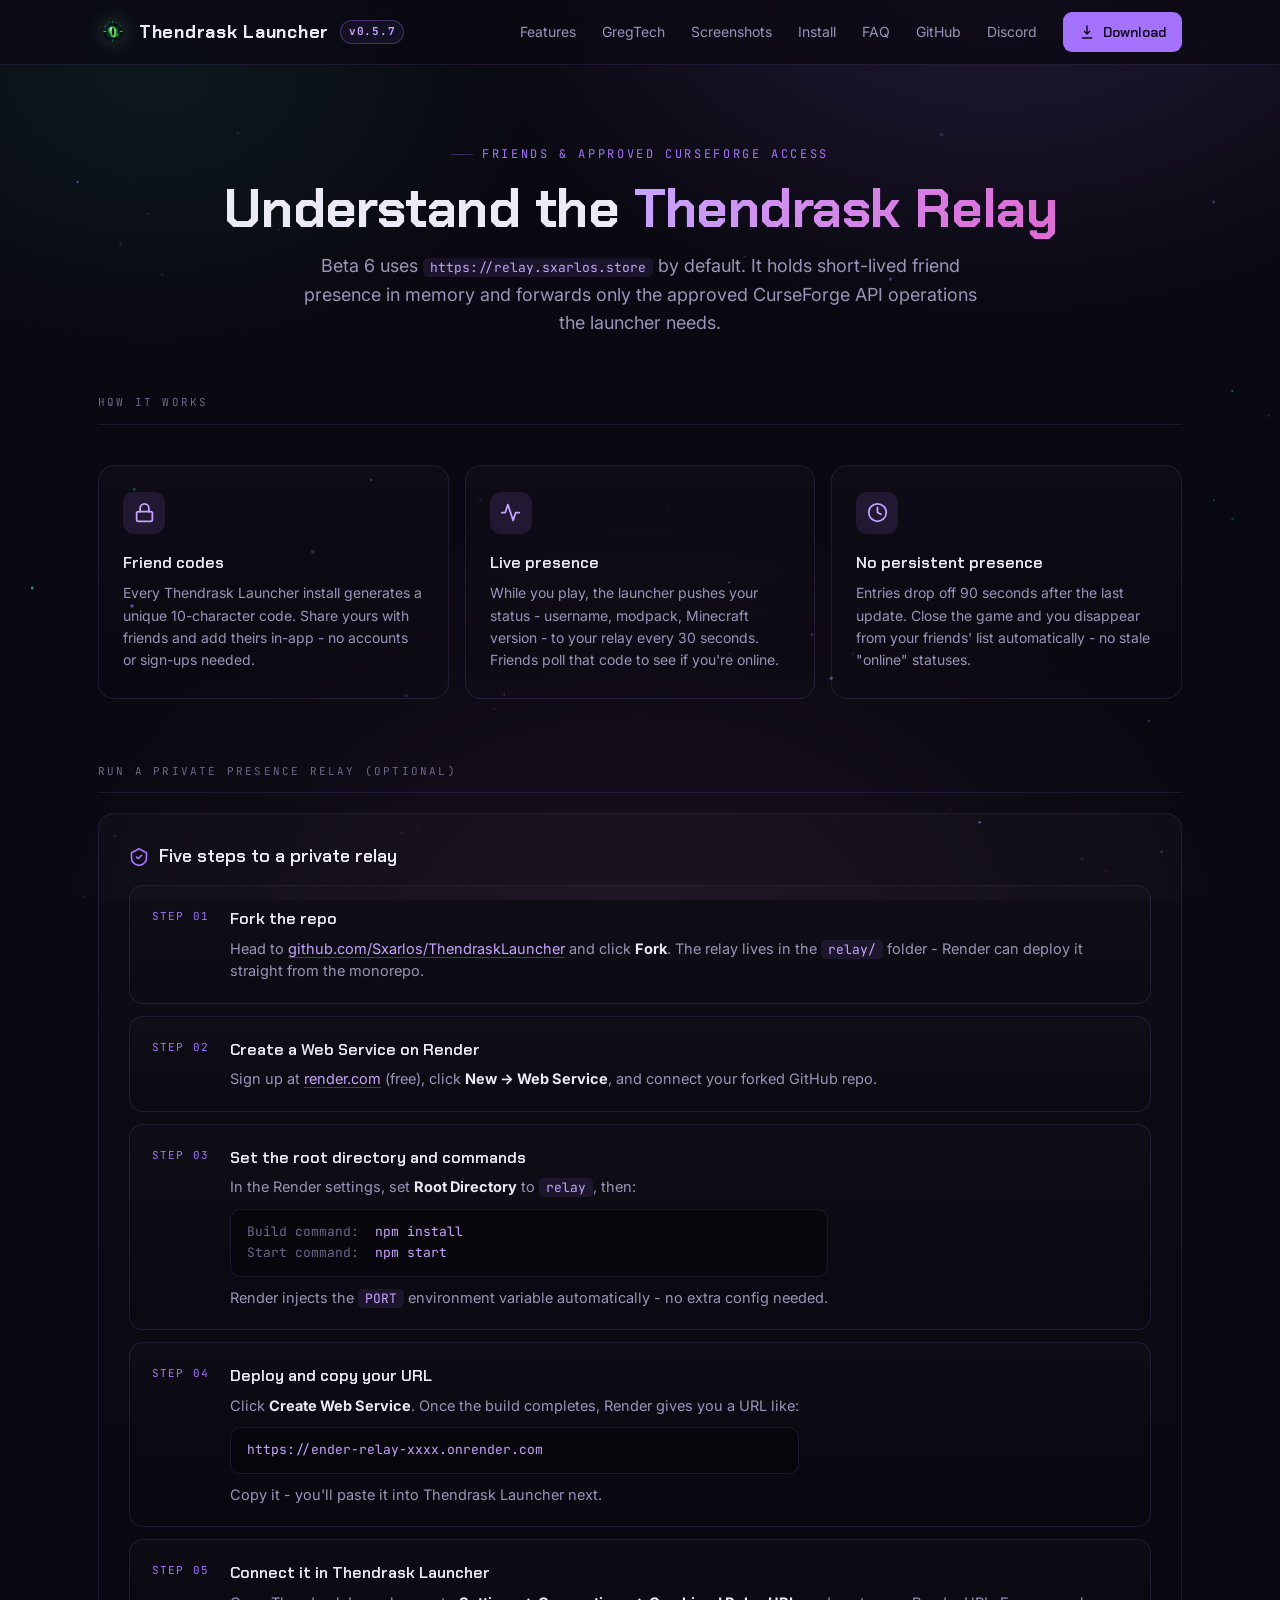
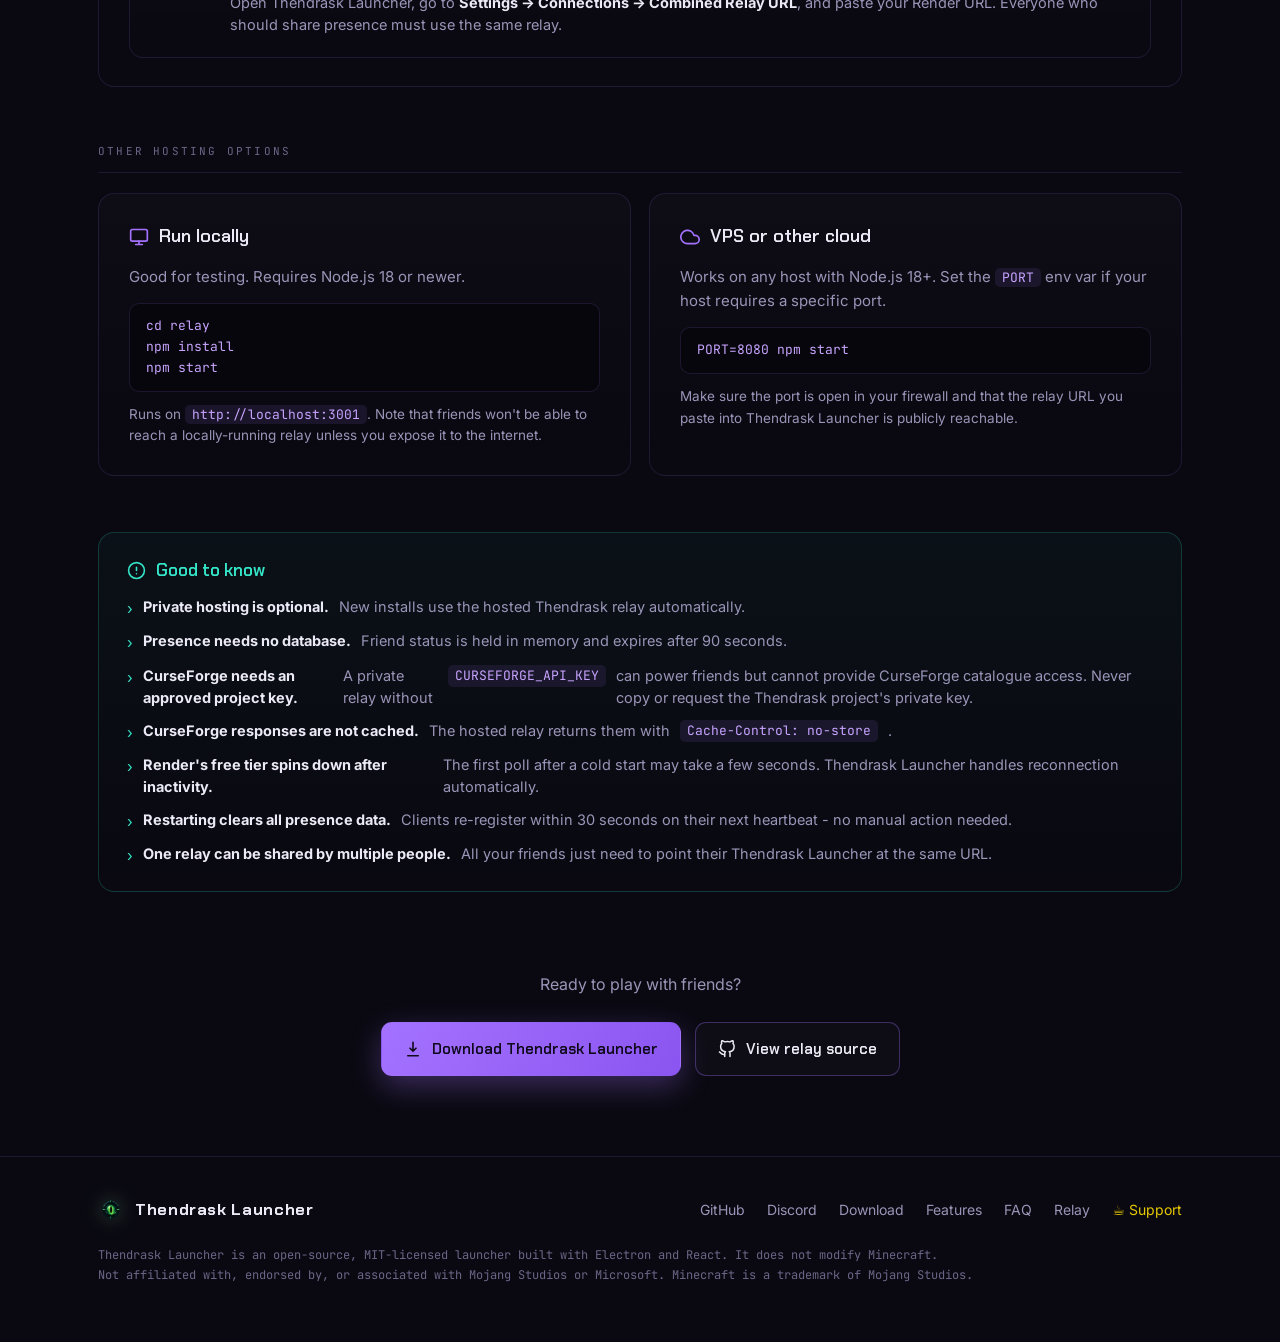
<file: selfhost.html>
<!DOCTYPE html>
<html lang="en">
<head>
<meta charset="UTF-8" />
<meta name="viewport" content="width=device-width, initial-scale=1.0" />
<title>Relay Hosting &amp; Privacy | Thendrask Launcher</title>
<meta name="description" content="How the hosted Thendrask relay powers friends and approved CurseForge access, plus guidance for running a private presence relay." />
<link rel="canonical" href="https://thendrask.org/selfhost" />

<link rel="icon" href="assets/favicon.ico" sizes="any" />
<link rel="icon" type="image/png" sizes="96x96" href="assets/favicon-96x96.png" />
<link rel="icon" type="image/png" sizes="192x192" href="assets/favicon-192x192.png" />
<link rel="icon" type="image/png" sizes="512x512" href="assets/favicon-512x512.png" />
<link rel="apple-touch-icon" href="assets/apple-touch-icon.png" />

<meta property="og:type" content="website" />
<meta property="og:url" content="https://thendrask.org/selfhost" />
<meta property="og:title" content="Relay Hosting &amp; Privacy | Thendrask Launcher" />
<meta property="og:description" content="How the hosted Thendrask relay handles short-lived friend presence and approved CurseForge requests, plus private presence hosting guidance." />
<meta property="og:image" content="https://thendrask.org/assets/og.png" />
<meta property="og:site_name" content="Thendrask Launcher" />
<meta name="twitter:card" content="summary_large_image" />
<meta name="twitter:title" content="Relay Hosting &amp; Privacy | Thendrask Launcher" />
<meta name="twitter:description" content="Understand the hosted Thendrask relay or run an optional private relay for friend presence." />
<meta name="twitter:image" content="https://thendrask.org/assets/og.png" />
<meta name="theme-color" content="#0A0911" />

<script>document.documentElement.classList.add('js');</script>
<link rel="preconnect" href="https://fonts.googleapis.com" />
<link rel="preconnect" href="https://fonts.gstatic.com" crossorigin />
<link href="https://fonts.googleapis.com/css2?family=Chakra+Petch:wght@500;600;700&family=Inter:wght@400;500;600&family=JetBrains+Mono:wght@400;500&display=swap" rel="stylesheet" />
<link rel="stylesheet" href="assets/site.css?v=20260727c" />

<style>
  /* ---- selfhost-page-specific styles ---- */

  /* how it works cards */
  .how-grid { display: grid; grid-template-columns: repeat(3, 1fr); gap: 16px; margin: 40px 0 64px; }
  .how-card {
    border: 1px solid var(--edge); border-radius: 16px; padding: 26px 24px;
    background: linear-gradient(180deg, rgba(255,255,255,0.018), transparent);
    transition: border-color .2s, transform .2s;
  }
  .how-card:hover { border-color: var(--edge-strong); transform: translateY(-3px); }
  .how-card .ic { width: 42px; height: 42px; border-radius: 11px; display: grid; place-items: center; background: rgba(164,114,255,0.12); color: var(--ender-bright); margin-bottom: 16px; }
  .how-card .ic svg { width: 21px; height: 21px; }
  .how-card h3 { font-family: var(--display); font-weight: 600; font-size: 16px; margin-bottom: 7px; }
  .how-card p { color: var(--mist); font-size: 14px; line-height: 1.6; }

  /* note panel */
  .note-panel { border: 1px solid rgba(52,229,200,0.2); border-radius: 16px; padding: 24px 28px; background: linear-gradient(180deg, rgba(52,229,200,0.04), transparent); }
  .note-panel h3 { font-family: var(--display); font-weight: 600; font-size: 17px; margin-bottom: 12px; display: flex; align-items: center; gap: 10px; color: var(--portal); }
  .note-panel h3 svg { width: 19px; height: 19px; flex-shrink: 0; }
  .note-list { display: flex; flex-direction: column; gap: 10px; }
  .note-list li { font-size: 14.5px; color: var(--mist); line-height: 1.55; display: flex; align-items: flex-start; gap: 10px; list-style: none; }
  .note-list li::before { content: "›"; color: var(--portal); font-size: 15px; flex-shrink: 0; padding-top: 1px; }
  .note-list strong { color: var(--paper); }

  /* section spacing */
  .section { margin-bottom: 56px; }

  /* final CTA */
  .end-cta { text-align: center; margin-bottom: 80px; }
  .end-cta .cta-row { justify-content: center; }
  .end-cta > p { color: var(--mist); font-size: 16px; margin-bottom: 24px; }

  .step-content p + .code-block + p { margin-top: 10px; }

  @media (max-width: 900px) {
    .how-grid { grid-template-columns: 1fr 1fr; }
  }
  @media (max-width: 640px) {
    .how-grid { grid-template-columns: 1fr; }
  }
  @media (max-width: 560px) {
    .note-panel { padding: 22px 20px; }
  }
</style>
</head>
<body>
<div class="void-bg"></div>
<canvas id="particles"></canvas>

<header>
  <nav>
    <a href="/" class="brand">
      <img class="logo-img" src="assets/logo.png" alt="Thendrask Launcher logo" width="30" height="30" />
      Thendrask Launcher
      <span class="ver" id="ver">Latest</span>
    </a>
    <div class="nav-links" id="navlinks">
      <a href="/features">Features</a>
      <a href="/#gregtech">GregTech</a>
      <a href="/#screens">Screenshots</a>
      <a href="/#install">Install</a>
      <a href="/faq">FAQ</a>
      <a href="https://github.com/Sxarlos/ThendraskLauncher" target="_blank" rel="noopener">GitHub</a>
      <a href="https://discord.gg/zzWF8nBhYD" target="_blank" rel="noopener">Discord</a>
      <a class="nav-cta" href="/download">
        <svg viewBox="0 0 24 24" width="16" height="16" fill="none" stroke="currentColor" stroke-width="2.2" stroke-linecap="round" stroke-linejoin="round"><path d="M12 3v12m0 0 4-4m-4 4-4-4M5 21h14"/></svg>
        Download
      </a>
    </div>
    <button class="nav-toggle" id="navtoggle" aria-label="Menu">
      <svg viewBox="0 0 24 24" fill="none" stroke="currentColor" stroke-width="2" stroke-linecap="round"><path d="M4 6h16M4 12h16M4 18h16"/></svg>
    </button>
  </nav>
</header>

<main>
  <section class="page-hero center">
    <div class="wrap">
      <span class="eyebrow">Friends &amp; approved CurseForge access</span>
      <h1>Understand the <span class="accent">Thendrask Relay</span></h1>
      <p>Beta 6 uses <code class="inline">https://relay.sxarlos.store</code> by default. It holds short-lived friend presence in memory and forwards only the approved CurseForge API operations the launcher needs.</p>
    </div>
  </section>

  <div class="wrap">

    <!-- How it works -->
    <div class="section">
      <div class="section-label reveal">How it works</div>
      <div class="how-grid" data-stagger>
        <div class="how-card glow reveal">
          <div class="ic"><svg viewBox="0 0 24 24" fill="none" stroke="currentColor" stroke-width="2" stroke-linecap="round" stroke-linejoin="round"><rect x="3" y="11" width="18" height="11" rx="2"/><path d="M7 11V7a5 5 0 0 1 10 0v4"/></svg></div>
          <h3>Friend codes</h3>
          <p>Every Thendrask Launcher install generates a unique 10-character code. Share yours with friends and add theirs in-app - no accounts or sign-ups needed.</p>
        </div>
        <div class="how-card glow reveal">
          <div class="ic"><svg viewBox="0 0 24 24" fill="none" stroke="currentColor" stroke-width="2" stroke-linecap="round" stroke-linejoin="round"><path d="M22 12h-4l-3 9L9 3l-3 9H2"/></svg></div>
          <h3>Live presence</h3>
          <p>While you play, the launcher pushes your status - username, modpack, Minecraft version - to your relay every 30 seconds. Friends poll that code to see if you're online.</p>
        </div>
        <div class="how-card glow reveal">
          <div class="ic"><svg viewBox="0 0 24 24" fill="none" stroke="currentColor" stroke-width="2" stroke-linecap="round" stroke-linejoin="round"><circle cx="12" cy="12" r="10"/><path d="M12 6v6l4 2"/></svg></div>
          <h3>No persistent presence</h3>
          <p>Entries drop off 90 seconds after the last update. Close the game and you disappear from your friends' list automatically - no stale "online" statuses.</p>
        </div>
      </div>
    </div>

    <!-- Deploy on Render -->
    <div class="section">
      <div class="section-label reveal">Run a private presence relay (optional)</div>
      <div class="panel reveal" style="margin-bottom: 18px;">
        <h3>
          <svg viewBox="0 0 24 24" fill="none" stroke="currentColor" stroke-width="2" stroke-linecap="round" stroke-linejoin="round"><path d="M12 2 3 7v6c0 5 3.8 8.3 9 9 5.2-.7 9-4 9-9V7z"/><path d="m9 12 2 2 4-4"/></svg>
          Five steps to a private relay
        </h3>
        <div class="step-list" data-stagger>
          <div class="step-item glow reveal">
            <span class="step-num">STEP 01</span>
            <div class="step-content">
              <h4>Fork the repo</h4>
              <p>Head to <a class="link" href="https://github.com/Sxarlos/ThendraskLauncher" target="_blank" rel="noopener">github.com/Sxarlos/ThendraskLauncher</a> and click <strong style="color:var(--paper)">Fork</strong>. The relay lives in the <code class="inline">relay/</code> folder - Render can deploy it straight from the monorepo.</p>
            </div>
          </div>
          <div class="step-item glow reveal">
            <span class="step-num">STEP 02</span>
            <div class="step-content">
              <h4>Create a Web Service on Render</h4>
              <p>Sign up at <a class="link" href="https://render.com" target="_blank" rel="noopener">render.com</a> (free), click <strong style="color:var(--paper)">New → Web Service</strong>, and connect your forked GitHub repo.</p>
            </div>
          </div>
          <div class="step-item glow reveal">
            <span class="step-num">STEP 03</span>
            <div class="step-content">
              <h4>Set the root directory and commands</h4>
              <p>In the Render settings, set <strong style="color:var(--paper)">Root Directory</strong> to <code class="inline">relay</code>, then:</p>
              <div class="code-block"><span class="cm">Build command:</span>  npm install
<span class="cm">Start command:</span>  npm start</div>
              <p>Render injects the <code class="inline">PORT</code> environment variable automatically - no extra config needed.</p>
            </div>
          </div>
          <div class="step-item glow reveal">
            <span class="step-num">STEP 04</span>
            <div class="step-content">
              <h4>Deploy and copy your URL</h4>
              <p>Click <strong style="color:var(--paper)">Create Web Service</strong>. Once the build completes, Render gives you a URL like:</p>
              <div class="code-block">https://ender-relay-xxxx.onrender.com</div>
              <p>Copy it - you'll paste it into Thendrask Launcher next.</p>
            </div>
          </div>
          <div class="step-item glow reveal">
            <span class="step-num">STEP 05</span>
            <div class="step-content">
              <h4>Connect it in Thendrask Launcher</h4>
              <p>Open Thendrask Launcher, go to <strong style="color:var(--paper)">Settings → Connections → Combined Relay URL</strong>, and paste your Render URL. Everyone who should share presence must use the same relay.</p>
            </div>
          </div>
        </div>
      </div>
    </div>

    <!-- Other options -->
    <div class="section">
      <div class="section-label reveal">Other hosting options</div>
      <div class="two-col" data-stagger>
        <div class="panel glow reveal">
          <h3>
            <svg viewBox="0 0 24 24" fill="none" stroke="currentColor" stroke-width="2" stroke-linecap="round" stroke-linejoin="round"><rect x="2" y="3" width="20" height="14" rx="2"/><path d="M8 21h8M12 17v4"/></svg>
            Run locally
          </h3>
          <p style="margin-bottom:14px;">Good for testing. Requires Node.js 18 or newer.</p>
          <div class="code-block">cd relay
npm install
npm start</div>
          <p style="font-size:13.5px;margin-top:12px;">Runs on <code class="inline">http://localhost:3001</code>. Note that friends won't be able to reach a locally-running relay unless you expose it to the internet.</p>
        </div>
        <div class="panel glow reveal">
          <h3>
            <svg viewBox="0 0 24 24" fill="none" stroke="currentColor" stroke-width="2" stroke-linecap="round" stroke-linejoin="round"><path d="M18 10h-1.26A8 8 0 1 0 9 20h9a5 5 0 0 0 0-10z"/></svg>
            VPS or other cloud
          </h3>
          <p style="margin-bottom:14px;">Works on any host with Node.js 18+. Set the <code class="inline">PORT</code> env var if your host requires a specific port.</p>
          <div class="code-block">PORT=8080 npm start</div>
          <p style="font-size:13.5px;margin-top:12px;">Make sure the port is open in your firewall and that the relay URL you paste into Thendrask Launcher is publicly reachable.</p>
        </div>
      </div>
    </div>

    <!-- Good to know -->
    <div class="note-panel reveal" style="margin-bottom: 80px;">
      <h3>
        <svg viewBox="0 0 24 24" fill="none" stroke="currentColor" stroke-width="2" stroke-linecap="round" stroke-linejoin="round"><circle cx="12" cy="12" r="10"/><path d="M12 8v4M12 16h.01"/></svg>
        Good to know
      </h3>
      <ul class="note-list">
        <li><strong>Private hosting is optional.</strong> New installs use the hosted Thendrask relay automatically.</li>
        <li><strong>Presence needs no database.</strong> Friend status is held in memory and expires after 90 seconds.</li>
        <li><strong>CurseForge needs an approved project key.</strong> A private relay without <code class="inline">CURSEFORGE_API_KEY</code> can power friends but cannot provide CurseForge catalogue access. Never copy or request the Thendrask project's private key.</li>
        <li><strong>CurseForge responses are not cached.</strong> The hosted relay returns them with <code class="inline">Cache-Control: no-store</code>.</li>
        <li><strong>Render's free tier spins down after inactivity.</strong> The first poll after a cold start may take a few seconds. Thendrask Launcher handles reconnection automatically.</li>
        <li><strong>Restarting clears all presence data.</strong> Clients re-register within 30 seconds on their next heartbeat - no manual action needed.</li>
        <li><strong>One relay can be shared by multiple people.</strong> All your friends just need to point their Thendrask Launcher at the same URL.</li>
      </ul>
    </div>

    <!-- CTA -->
    <div class="end-cta reveal">
      <p>Ready to play with friends?</p>
      <div class="cta-row">
        <a class="btn btn-primary" href="/download">
          <svg viewBox="0 0 24 24" fill="none" stroke="currentColor" stroke-width="2.2" stroke-linecap="round" stroke-linejoin="round"><path d="M12 3v12m0 0 4-4m-4 4-4-4M5 21h14"/></svg>
          Download Thendrask Launcher
        </a>
        <a class="btn btn-ghost" href="https://github.com/Sxarlos/ThendraskLauncher/tree/main/relay" target="_blank" rel="noopener">
          <svg viewBox="0 0 24 24" fill="none" stroke="currentColor" stroke-width="2" stroke-linecap="round" stroke-linejoin="round"><path d="M9 19c-5 1.5-5-2.5-7-3m14 6v-3.87a3.37 3.37 0 0 0-.94-2.61c3.14-.35 6.44-1.54 6.44-7A5.44 5.44 0 0 0 20 4.77 5.07 5.07 0 0 0 19.91 1S18.73.65 16 2.48a13.38 13.38 0 0 0-7 0C6.27.65 5.09 1 5.09 1A5.07 5.07 0 0 0 5 4.77a5.44 5.44 0 0 0-1.5 3.78c0 5.42 3.3 6.61 6.44 7A3.37 3.37 0 0 0 9 18.13V22"/></svg>
          View relay source
        </a>
      </div>
    </div>

  </div>
</main>

<footer>
  <div class="wrap">
    <div class="foot">
      <a href="/" class="brand">
        <img class="logo-img" src="assets/logo.png" alt="" width="26" height="26" />
        Thendrask Launcher
      </a>
      <div class="foot-links">
        <a href="https://github.com/Sxarlos/ThendraskLauncher" target="_blank" rel="noopener">GitHub</a>
        <a href="https://discord.gg/zzWF8nBhYD" target="_blank" rel="noopener">Discord</a>
        <a href="/download">Download</a>
        <a href="/features">Features</a>
        <a href="/faq">FAQ</a>
        <a href="/selfhost">Relay</a>
        <a href="https://buymeacoffee.com/sxarlos" target="_blank" rel="noopener" style="color:#e6c800;">☕ Support</a>
      </div>
    </div>
    <p class="disclaimer">
      Thendrask Launcher is an open-source, MIT-licensed launcher built with Electron and React. It does not modify Minecraft.<br />
      Not affiliated with, endorsed by, or associated with Mojang Studios or Microsoft. Minecraft is a trademark of Mojang Studios.
    </p>
  </div>
</footer>

<script type="module" src="assets/site.js?v=20260818"></script>
</body>
</html>
</file>
<file: assets/site.css>
/* =========================================================
   Thendrask Launcher — shared site styles (all pages)
   Page-specific rules live in a small <style> block per page.
   ========================================================= */

:root {
  --void: #0A0911;
  --void-2: #0D0B16;
  --obsidian: #15111F;
  --obsidian-2: #1C1729;
  --edge: rgba(164, 114, 255, 0.14);
  --edge-strong: rgba(164, 114, 255, 0.32);
  --ender: #A472FF;
  --ender-bright: #C7A4FF;
  --chorus: #E06AD6;
  --portal: #34E5C8;
  --paper: #ECEAF6;
  --mist: #9A95B8;
  --mist-dim: #6B6688;

  --display: "Chakra Petch", system-ui, sans-serif;
  --body: "Inter", system-ui, sans-serif;
  --mono: "JetBrains Mono", ui-monospace, monospace;

  --maxw: 1140px;
}

* { box-sizing: border-box; margin: 0; padding: 0; }
html { scroll-behavior: smooth; }
body {
  background: var(--void);
  color: var(--paper);
  font-family: var(--body);
  font-size: 16px;
  line-height: 1.6;
  -webkit-font-smoothing: antialiased;
  overflow-x: hidden;
}
::selection { background: rgba(164, 114, 255, 0.4); color: #fff; }

a { color: inherit; text-decoration: none; }
.wrap { max-width: var(--maxw); margin: 0 auto; padding: 0 28px; }

/* text helpers */
.link { color: var(--ender-bright); border-bottom: 1px solid rgba(199,164,255,0.3); transition: border-color .15s; }
.link:hover { border-color: var(--ender-bright); }
.arrow-link {
  font-family: var(--display); font-weight: 600; font-size: 14px;
  color: var(--ender-bright); border-bottom: 1px solid rgba(199,164,255,0.3);
  transition: border-color .15s;
}
.arrow-link:hover { border-color: var(--ender-bright); }
code.inline {
  font-family: var(--mono); font-size: 13px; color: var(--ender-bright);
  background: rgba(164,114,255,0.1); padding: 1px 7px; border-radius: 5px;
}

.eyebrow {
  font-family: var(--mono); font-size: 12px; letter-spacing: 0.22em;
  text-transform: uppercase; color: var(--ender);
  display: inline-flex; align-items: center; gap: 9px;
}
.eyebrow::before { content: ""; width: 22px; height: 1px; background: var(--edge-strong); }

/* animated gradient accent text */
.accent {
  background: linear-gradient(110deg, var(--ender-bright), var(--chorus), var(--portal), var(--ender-bright));
  background-size: 300% 100%;
  -webkit-background-clip: text; background-clip: text; color: transparent;
  animation: shimmer 9s linear infinite;
}
@keyframes shimmer { to { background-position: -300% 0; } }

.logo-img { display: block; }

/* background layers */
.void-bg {
  position: fixed; inset: 0; z-index: -2;
  background:
    radial-gradient(900px 600px at 78% -5%, rgba(164,114,255,0.16), transparent 60%),
    radial-gradient(700px 500px at 12% 8%, rgba(52,229,200,0.07), transparent 55%),
    radial-gradient(1000px 800px at 50% 110%, rgba(224,106,214,0.08), transparent 60%),
    var(--void);
}
#particles { position: fixed; inset: 0; z-index: -1; pointer-events: none; }

/* scroll progress bar (injected by site.js) */
.scroll-progress {
  position: fixed; top: 0; left: 0; right: 0; height: 2px; z-index: 60;
  background: linear-gradient(90deg, var(--ender), var(--chorus), var(--portal));
  transform-origin: 0 50%; transform: scaleX(0);
  pointer-events: none;
}

/* nav */
header {
  position: sticky; top: 0; z-index: 50;
  backdrop-filter: blur(14px);
  background: rgba(10, 9, 17, 0.72);
  border-bottom: 1px solid var(--edge);
}
nav { max-width: var(--maxw); margin: 0 auto; padding: 12px 28px; display: flex; align-items: center; gap: 18px; }
.brand {
  display: flex; align-items: center; gap: 11px;
  font-family: var(--display); font-weight: 700; letter-spacing: 0.04em; font-size: 18px;
}
.brand .logo-img { width: 30px; height: 30px; filter: drop-shadow(0 0 10px rgba(120,200,150,0.35)); transition: transform .3s cubic-bezier(.2,.7,.2,1); }
.brand:hover .logo-img { transform: rotate(-8deg) scale(1.08); }
.ver {
  font-family: var(--mono); font-size: 11px; color: var(--ender-bright);
  border: 1px solid var(--edge-strong); padding: 2px 8px; border-radius: 100px;
  background: rgba(164,114,255,0.08);
}
.nav-links { margin-left: auto; display: flex; align-items: center; gap: 26px; }
.nav-links a { font-size: 14px; color: var(--mist); transition: color .18s; }
.nav-links a:not(.nav-cta) { position: relative; }
.nav-links a:not(.nav-cta)::after {
  content: ""; position: absolute; left: 0; bottom: -5px; height: 1.5px; width: 100%;
  background: linear-gradient(90deg, var(--ender), var(--chorus));
  transform: scaleX(0); transform-origin: 0 50%; transition: transform .25s ease;
}
.nav-links a:not(.nav-cta):hover::after,
.nav-links a.active:not(.nav-cta)::after { transform: scaleX(1); }
.nav-links a:hover { color: var(--paper); }
.nav-links a.active { color: var(--paper); }
.nav-links a.nav-cta {
  display: inline-flex; align-items: center; gap: 8px;
  font-family: var(--display); font-weight: 600; font-size: 14px;
  padding: 9px 16px; border-radius: 9px; background: var(--ender); color: #110a1f;
  transition: transform .15s, box-shadow .15s;
}
.nav-links a.nav-cta:hover { color: #110a1f; transform: translateY(-1px); box-shadow: 0 8px 24px rgba(164,114,255,0.4); }
.nav-toggle { display: none; }

/* buttons */
.btn {
  position: relative; overflow: hidden;
  display: inline-flex; align-items: center; gap: 10px;
  font-family: var(--display); font-weight: 600; font-size: 15px;
  padding: 14px 22px; border-radius: 11px; border: 1px solid transparent;
  transition: transform .15s, box-shadow .15s, background .15s, border-color .15s;
}
.btn svg { width: 18px; height: 18px; }
.btn-primary {
  background: linear-gradient(120deg, var(--ender), #8a55f0); color: #100a1d;
  box-shadow: 0 10px 30px rgba(164,114,255,0.32);
}
.btn-primary::after {
  content: ""; position: absolute; top: 0; left: -80%; width: 45%; height: 100%;
  background: linear-gradient(100deg, transparent, rgba(255,255,255,0.35), transparent);
  transform: skewX(-20deg); transition: left .5s ease; pointer-events: none;
}
.btn-primary:hover { transform: translateY(-2px); box-shadow: 0 16px 40px rgba(164,114,255,0.45); }
.btn-primary:hover::after { left: 135%; }
.btn-ghost { background: rgba(255,255,255,0.02); border-color: var(--edge-strong); color: var(--paper); }
.btn-ghost:hover { border-color: var(--ender); background: rgba(164,114,255,0.08); }
.btn-lg { font-size: 17px; padding: 17px 32px; }
.cta-row { display: flex; flex-wrap: wrap; gap: 14px; }

/* subpage hero */
.page-hero { padding: 72px 0 56px; }
.page-hero h1 {
  font-family: var(--display); font-weight: 700;
  font-size: clamp(36px, 5vw, 54px); line-height: 1.06; letter-spacing: -0.01em;
  margin-top: 16px;
}
.page-hero p { color: var(--mist); font-size: 18px; margin-top: 14px; max-width: 38em; }
.page-hero.center { text-align: center; }
.page-hero.center p { margin-left: auto; margin-right: auto; }

/* shared components */
.section-label {
  font-family: var(--mono); font-size: 11px; letter-spacing: 0.2em; text-transform: uppercase;
  color: var(--mist-dim); margin-bottom: 20px; padding-bottom: 12px;
  border-bottom: 1px solid var(--edge);
}
.two-col { display: grid; grid-template-columns: 1fr 1fr; gap: 18px; }

.panel {
  border: 1px solid var(--edge); border-radius: 16px; padding: 28px 30px;
  background: linear-gradient(180deg, rgba(255,255,255,0.018), transparent);
}
.panel h3 {
  font-family: var(--display); font-weight: 600; font-size: 18px; margin-bottom: 14px;
  display: flex; align-items: center; gap: 10px;
}
.panel h3 svg { width: 20px; height: 20px; color: var(--ender); flex-shrink: 0; }
.panel p { color: var(--mist); font-size: 15px; }
.panel.portal h3 svg { color: var(--portal); }

.chip {
  font-family: var(--display); font-weight: 600; font-size: 14.5px; color: var(--paper);
  padding: 8px 15px; border-radius: 100px; border: 1px solid var(--edge);
  background: rgba(255,255,255,0.02); transition: border-color .2s, transform .2s;
}
.chip:hover { border-color: var(--edge-strong); transform: translateY(-1px); }
.chip .d { color: var(--ender); margin-right: 7px; }

/* themes */
.themes-row { display: flex; flex-wrap: wrap; gap: 14px; }
.theme {
  display: flex; align-items: center; gap: 11px;
  border: 1px solid var(--edge); border-radius: 100px; padding: 9px 16px 9px 11px;
  background: rgba(255,255,255,0.02); transition: border-color .2s, transform .2s;
}
.theme:hover { transform: translateY(-2px); border-color: var(--edge-strong); }
.swatch { width: 20px; height: 20px; border-radius: 50%; box-shadow: inset 0 0 0 1px rgba(255,255,255,0.12); }
.theme span { font-family: var(--display); font-weight: 600; font-size: 14px; }

/* comparison table */
.cmp-table { border: 1px solid var(--edge); border-radius: 14px; overflow-x: auto; }
.cmp-row {
  display: grid;
  grid-template-columns: minmax(220px, 1.35fr) repeat(4, minmax(120px, .65fr));
  align-items: center;
  min-width: 820px;
  padding: 13px 20px;
  gap: 12px;
}
.cmp-row + .cmp-row { border-top: 1px solid var(--edge); }
.cmp-row[hidden] { display: none; }
.cmp-row:not(.cmp-head):hover { background: rgba(164,114,255,0.03); }
.cmp-head { background: rgba(255,255,255,0.025); font-family: var(--mono); font-size: 11px; letter-spacing: 0.08em; color: var(--mist-dim); text-transform: uppercase; }
.cmp-head span:not(:first-child) {
  font-family: var(--display);
  font-size: 13px;
  font-weight: 600;
  line-height: 1.2;
  letter-spacing: 0;
  text-transform: none;
  color: var(--paper);
}
.cmp-feat { font-family: var(--display); font-weight: 600; font-size: 14px; }
.cmp-good, .cmp-bad, .cmp-mid { font-family: var(--mono); font-size: 13px; display: flex; align-items: center; gap: 6px; }
.cmp-good svg, .cmp-bad svg { width: 14px; height: 14px; flex-shrink: 0; }
.cmp-good { color: var(--portal); }
.cmp-bad { color: rgba(224,106,214,0.7); }
.cmp-mid { color: var(--mist-dim); }
.cmp-note {
  margin-top: 12px;
  font-family: var(--mono);
  font-size: 11px;
  line-height: 1.65;
  color: var(--mist-dim);
}
.comparison-disclosure {
  margin-top: 16px;
  border: 1px solid var(--edge);
  border-radius: 12px;
  padding: 16px 18px;
  background: rgba(255,255,255,.015);
}
.comparison-disclosure strong { display:block; font-family:var(--display); font-size:14px; margin-bottom:5px; }
.comparison-disclosure p { color:var(--mist); font-size:12.5px; line-height:1.65; }
.comparison-disclosure p + p { margin-top:7px; }
.cmp-intro { color: var(--mist); font-size: 14px; margin: -4px 0 16px; max-width: 58em; }
.cmp-support, .cmp-none, .cmp-partial {
  width: fit-content;
  border: 1px solid var(--edge);
  border-radius: 999px;
  padding: 4px 9px;
  font-family: var(--mono);
  font-size: 11px;
  line-height: 1.2;
}
.cmp-support { color: var(--portal); border-color: rgba(52,229,200,.25); background: rgba(52,229,200,.045); }
.cmp-none { color: var(--mist-dim); }
.cmp-partial { color: var(--ender-bright); border-color: var(--edge-strong); background: rgba(164,114,255,.05); }

/* step lists (download / selfhost) */
.step-list { display: flex; flex-direction: column; gap: 12px; }
.step-item {
  display: flex; gap: 18px; align-items: flex-start; padding: 20px 22px;
  border: 1px solid var(--edge); border-radius: 14px;
  background: linear-gradient(180deg, rgba(255,255,255,0.015), transparent);
  transition: border-color .2s;
}
.step-item:hover { border-color: var(--edge-strong); }
.step-num { font-family: var(--mono); font-size: 11px; letter-spacing: 0.1em; color: var(--ender); width: 60px; flex-shrink: 0; padding-top: 2px; }
.step-content h4 { font-family: var(--display); font-weight: 600; font-size: 16px; margin-bottom: 6px; }
.step-content p { color: var(--mist); font-size: 14.5px; line-height: 1.55; }

/* code blocks + copy button (injected by site.js) */
.code-block {
  position: relative; margin-top: 10px;
  background: rgba(0,0,0,0.35); border: 1px solid var(--edge); border-radius: 10px;
  padding: 12px 16px; font-family: var(--mono); font-size: 13px; color: var(--ender-bright);
  overflow-x: auto; white-space: pre;
}
.code-block .cm { color: var(--mist-dim); }
.code-copy {
  position: absolute; top: 8px; right: 8px;
  font-family: var(--mono); font-size: 10.5px; letter-spacing: 0.06em;
  color: var(--mist); background: rgba(21,17,31,0.92);
  border: 1px solid var(--edge); border-radius: 7px; padding: 4px 10px; cursor: pointer;
  opacity: 0; transition: opacity .2s, border-color .2s, color .2s;
}
.code-block:hover .code-copy, .code-copy:focus-visible { opacity: 1; }
.code-copy:hover { border-color: var(--edge-strong); color: var(--paper); }
.code-copy.done { opacity: 1; color: var(--portal); border-color: rgba(52,229,200,0.4); }

/* big CTA panel (shared by all pages) */
.big-cta {
  border: 1px solid var(--edge-strong); border-radius: 20px; padding: 56px 40px; text-align: center;
  background: radial-gradient(600px 300px at 50% -20%, rgba(164,114,255,0.2), transparent 60%), linear-gradient(180deg, var(--obsidian), var(--void-2));
}
.big-cta h2 { font-family: var(--display); font-weight: 700; font-size: clamp(26px, 3.9vw, 42px); line-height: 1.1; }
.big-cta p { color: var(--mist); margin: 15px auto 29px; max-width: 34em; font-size: 16.5px; }
.big-cta .cta-row { justify-content: center; }

/* cursor-following glow on cards */
.glow { position: relative; }
.glow::before {
  content: ""; position: absolute; inset: 0; border-radius: inherit;
  background: radial-gradient(320px circle at var(--mx, 50%) var(--my, 50%), rgba(164,114,255,0.13), transparent 65%);
  opacity: 0; transition: opacity .3s; pointer-events: none;
}
.glow:hover::before { opacity: 1; }

/* 3D tilt */
.tilt-wrap { perspective: 1100px; }
[data-tilt] { transform-style: preserve-3d; transition: transform .18s ease-out; will-change: transform; }

/* lightbox (injected by site.js) */
[data-lightbox] { cursor: zoom-in; }
.lightbox {
  position: fixed; inset: 0; z-index: 100; display: grid; place-items: center; padding: 4vmin;
  background: rgba(6,5,12,0.88); backdrop-filter: blur(10px);
  opacity: 0; visibility: hidden; transition: opacity .25s, visibility .25s;
  cursor: zoom-out;
}
.lightbox.open { opacity: 1; visibility: visible; }
.lightbox img {
  max-width: 100%; max-height: calc(100vh - 12vmin); border-radius: 12px;
  border: 1px solid var(--edge-strong);
  box-shadow: 0 40px 120px rgba(0,0,0,0.7);
  transform: scale(.96); transition: transform .25s;
}
.lightbox.open img { transform: none; }
.lightbox .lb-cap {
  position: absolute; bottom: 2.5vmin; left: 50%; transform: translateX(-50%);
  max-width: 90%; text-align: center;
  font-family: var(--mono); font-size: 12px; color: var(--mist);
}

/* back-to-top (injected by site.js) */
.backtop {
  position: fixed; right: 22px; bottom: 22px; z-index: 55;
  width: 44px; height: 44px; border-radius: 12px;
  border: 1px solid var(--edge-strong); background: rgba(21,17,31,0.85);
  backdrop-filter: blur(8px); color: var(--ender-bright);
  display: grid; place-items: center; cursor: pointer;
  opacity: 0; visibility: hidden; transform: translateY(10px);
  transition: opacity .25s, transform .25s, visibility .25s, border-color .2s, background .2s;
}
.backtop.show { opacity: 1; visibility: visible; transform: none; }
.backtop:hover { border-color: var(--ender); background: rgba(164,114,255,0.16); }
.backtop svg { width: 18px; height: 18px; }

/* footer */
footer { border-top: 1px solid var(--edge); padding: 40px 0 56px; margin-top: 80px; }
.foot { display: flex; flex-wrap: wrap; align-items: center; gap: 16px 28px; }
.foot .brand { font-size: 16px; }
.foot .brand .logo-img { width: 26px; height: 26px; }
.foot-links { display: flex; flex-wrap: wrap; gap: 12px 22px; margin-left: auto; }
.foot-links a { font-size: 14px; color: var(--mist); transition: color .18s; }
.foot-links a:hover { color: var(--paper); }
.disclaimer { margin-top: 22px; font-family: var(--mono); font-size: 12px; color: var(--mist-dim); line-height: 1.7; }

/* scroll reveal — only hidden when JS is running (html.js), so content
   never disappears if scripts fail to load */
.js .reveal {
  opacity: 0; transform: translateY(20px);
  transition: opacity .7s ease, transform .7s ease;
  transition-delay: var(--rd, 0s);
}
.js .reveal.in { opacity: 1; transform: none; }

@keyframes rise { from { opacity: 0; transform: translateY(22px); } to { opacity: 1; transform: none; } }
@keyframes fade-in { from { opacity: 0; } to { opacity: 1; } }

/* responsive */
@media (max-width: 900px) {
  .two-col { grid-template-columns: 1fr; }
  .nav-links { display: none; }
  .nav-links.open {
    display: flex; flex-direction: column; align-items: flex-start;
    position: absolute; top: 100%; left: 0; right: 0;
    background: var(--void-2); border-bottom: 1px solid var(--edge);
    padding: 18px 28px; gap: 16px;
    animation: fade-in .2s ease;
  }
  .nav-toggle {
    display: grid; place-items: center; margin-left: auto;
    width: 40px; height: 40px; border-radius: 9px;
    border: 1px solid var(--edge); background: transparent; color: var(--paper); cursor: pointer;
  }
  .nav-toggle svg { width: 20px; height: 20px; }
}
@media (max-width: 640px) {
  .cmp-row { padding: 11px 14px; gap: 8px; }
  .cmp-feat { font-size: 13px; }
  .cmp-good, .cmp-bad, .cmp-mid { font-size: 11px; }
}
@media (max-width: 560px) {
  .wrap { padding: 0 20px; }
  .page-hero { padding: 52px 0 44px; }
  .big-cta { padding: 40px 24px; }
  .panel { padding: 22px 20px; }
  .step-item { padding: 16px 18px; }
  .backtop { right: 16px; bottom: 16px; }
}

@media (prefers-reduced-motion: reduce) {
  * { animation: none !important; scroll-behavior: auto !important; }
  .js .reveal { opacity: 1; transform: none; transition: none; }
  .btn-primary::after { display: none; }
  [data-tilt] { transition: none; }
  .lightbox, .lightbox img, .backtop { transition: none; }
}

:focus-visible { outline: 2px solid var(--ender); outline-offset: 3px; border-radius: 4px; }
</file>
